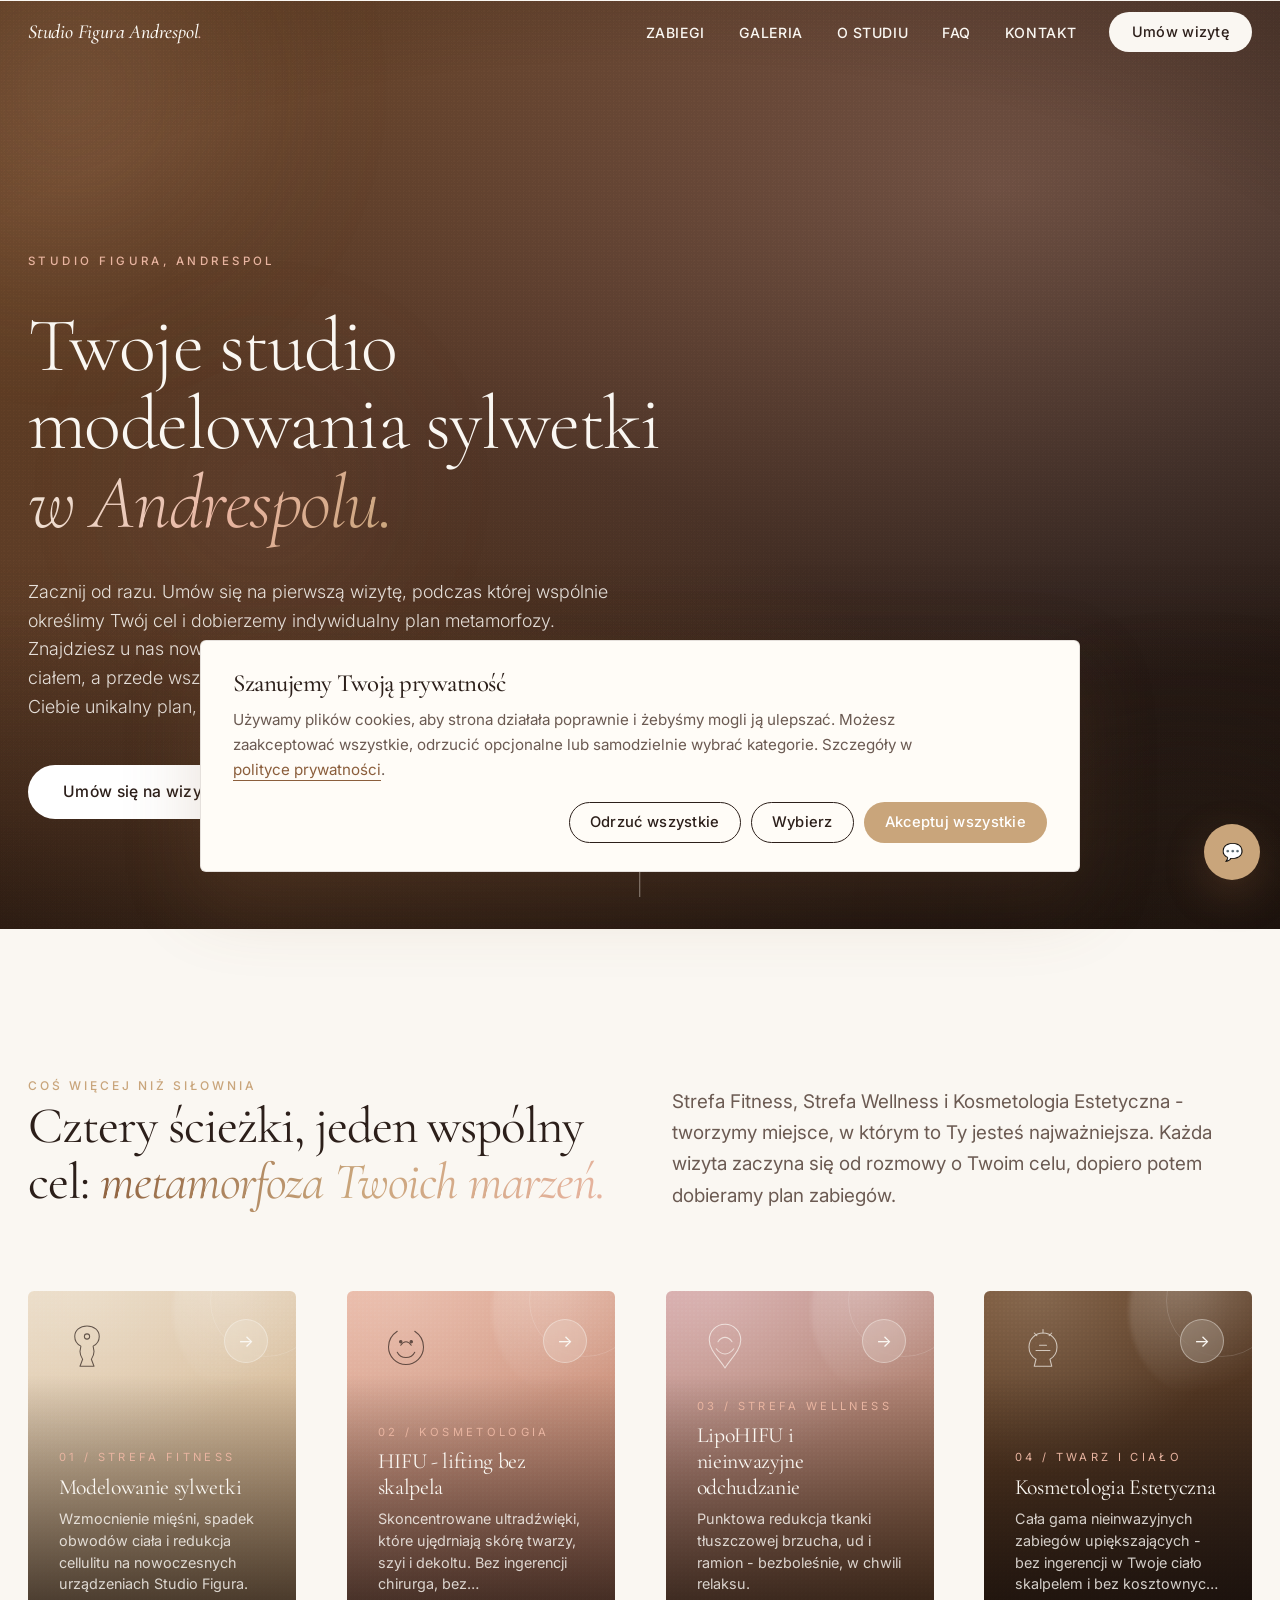
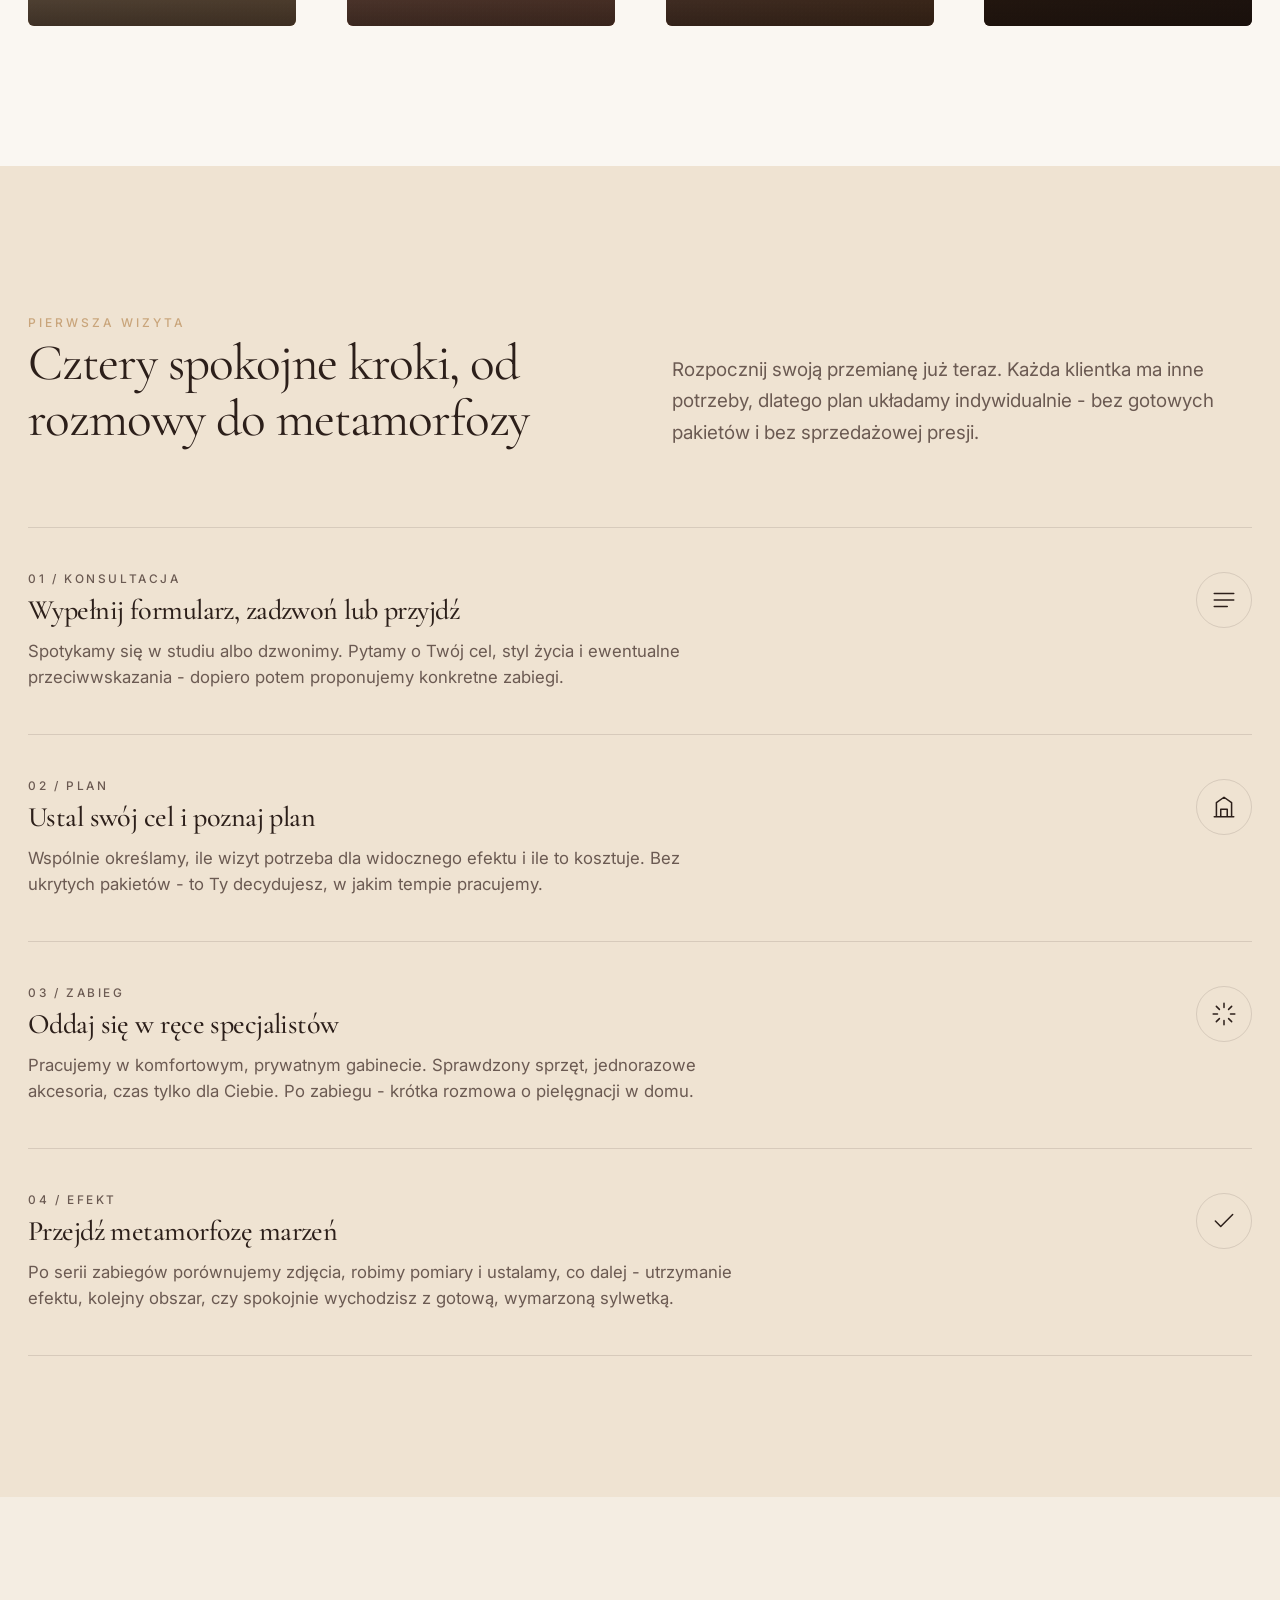
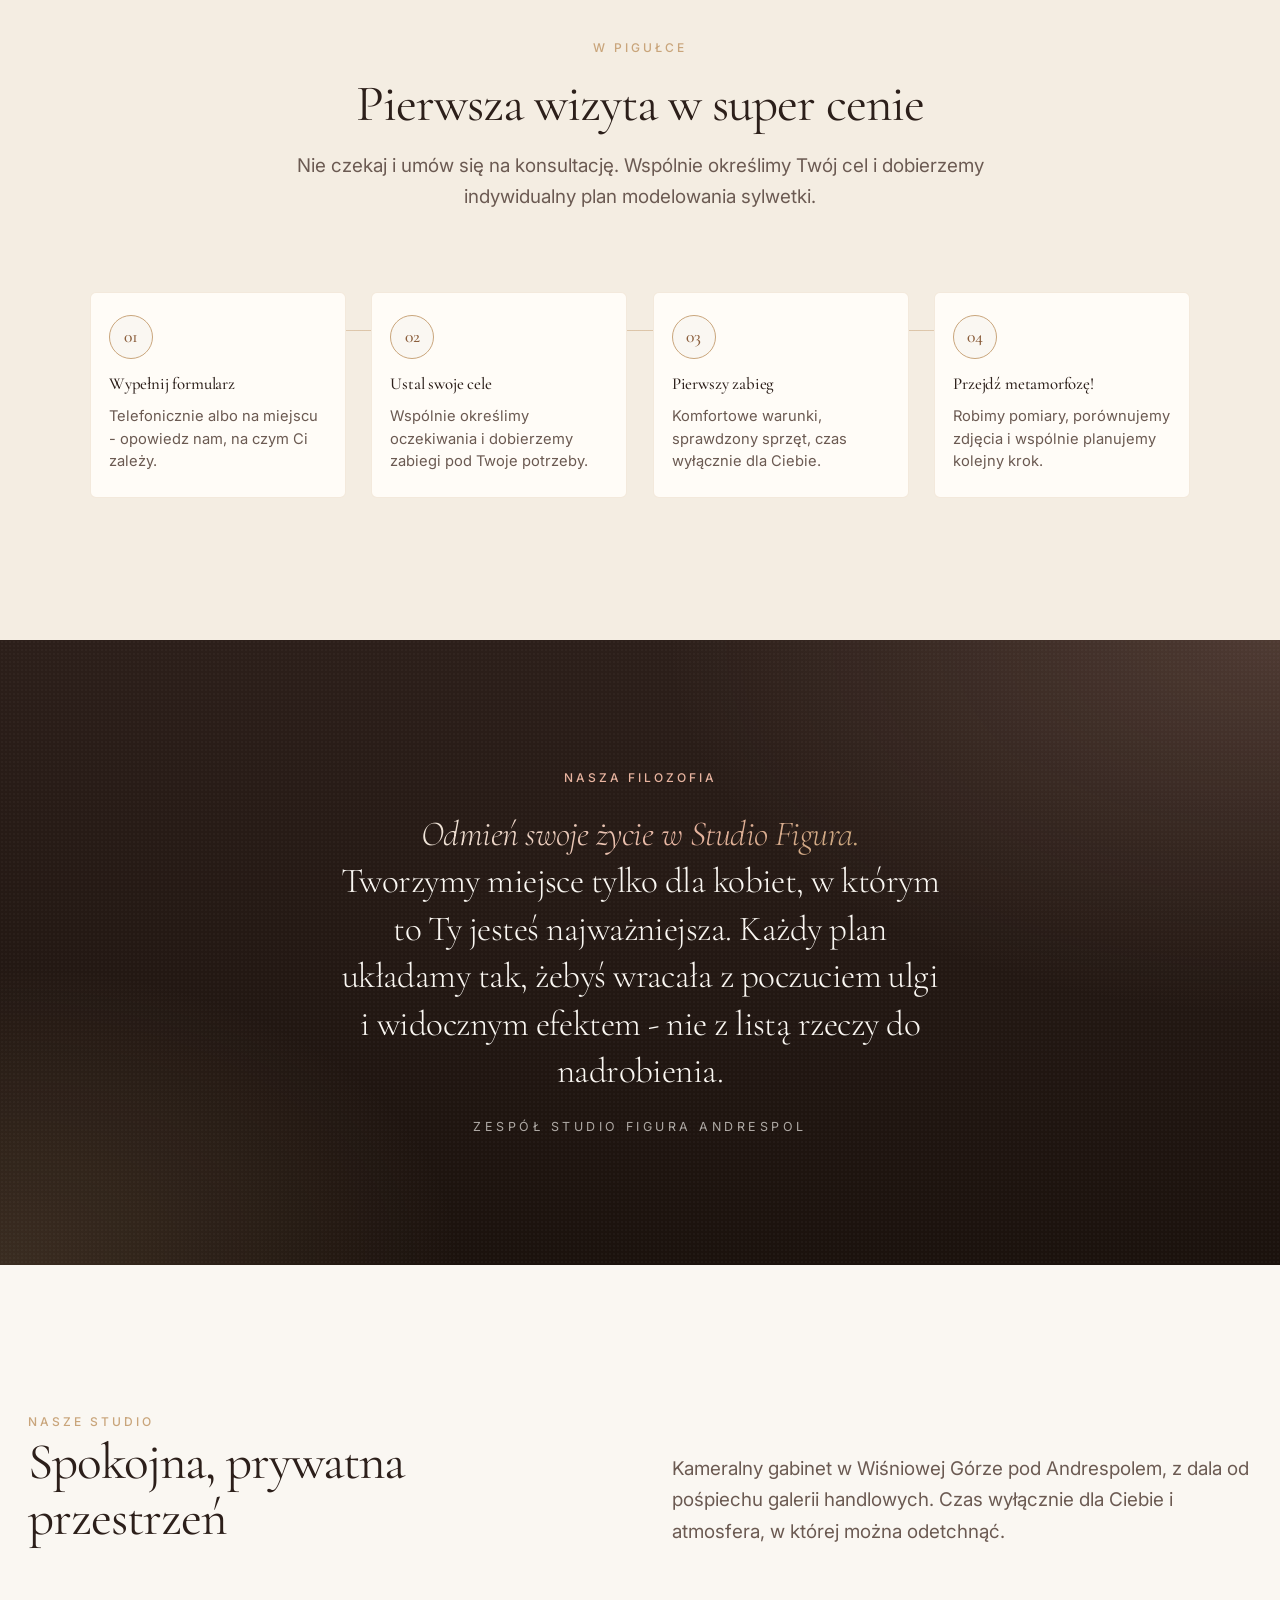
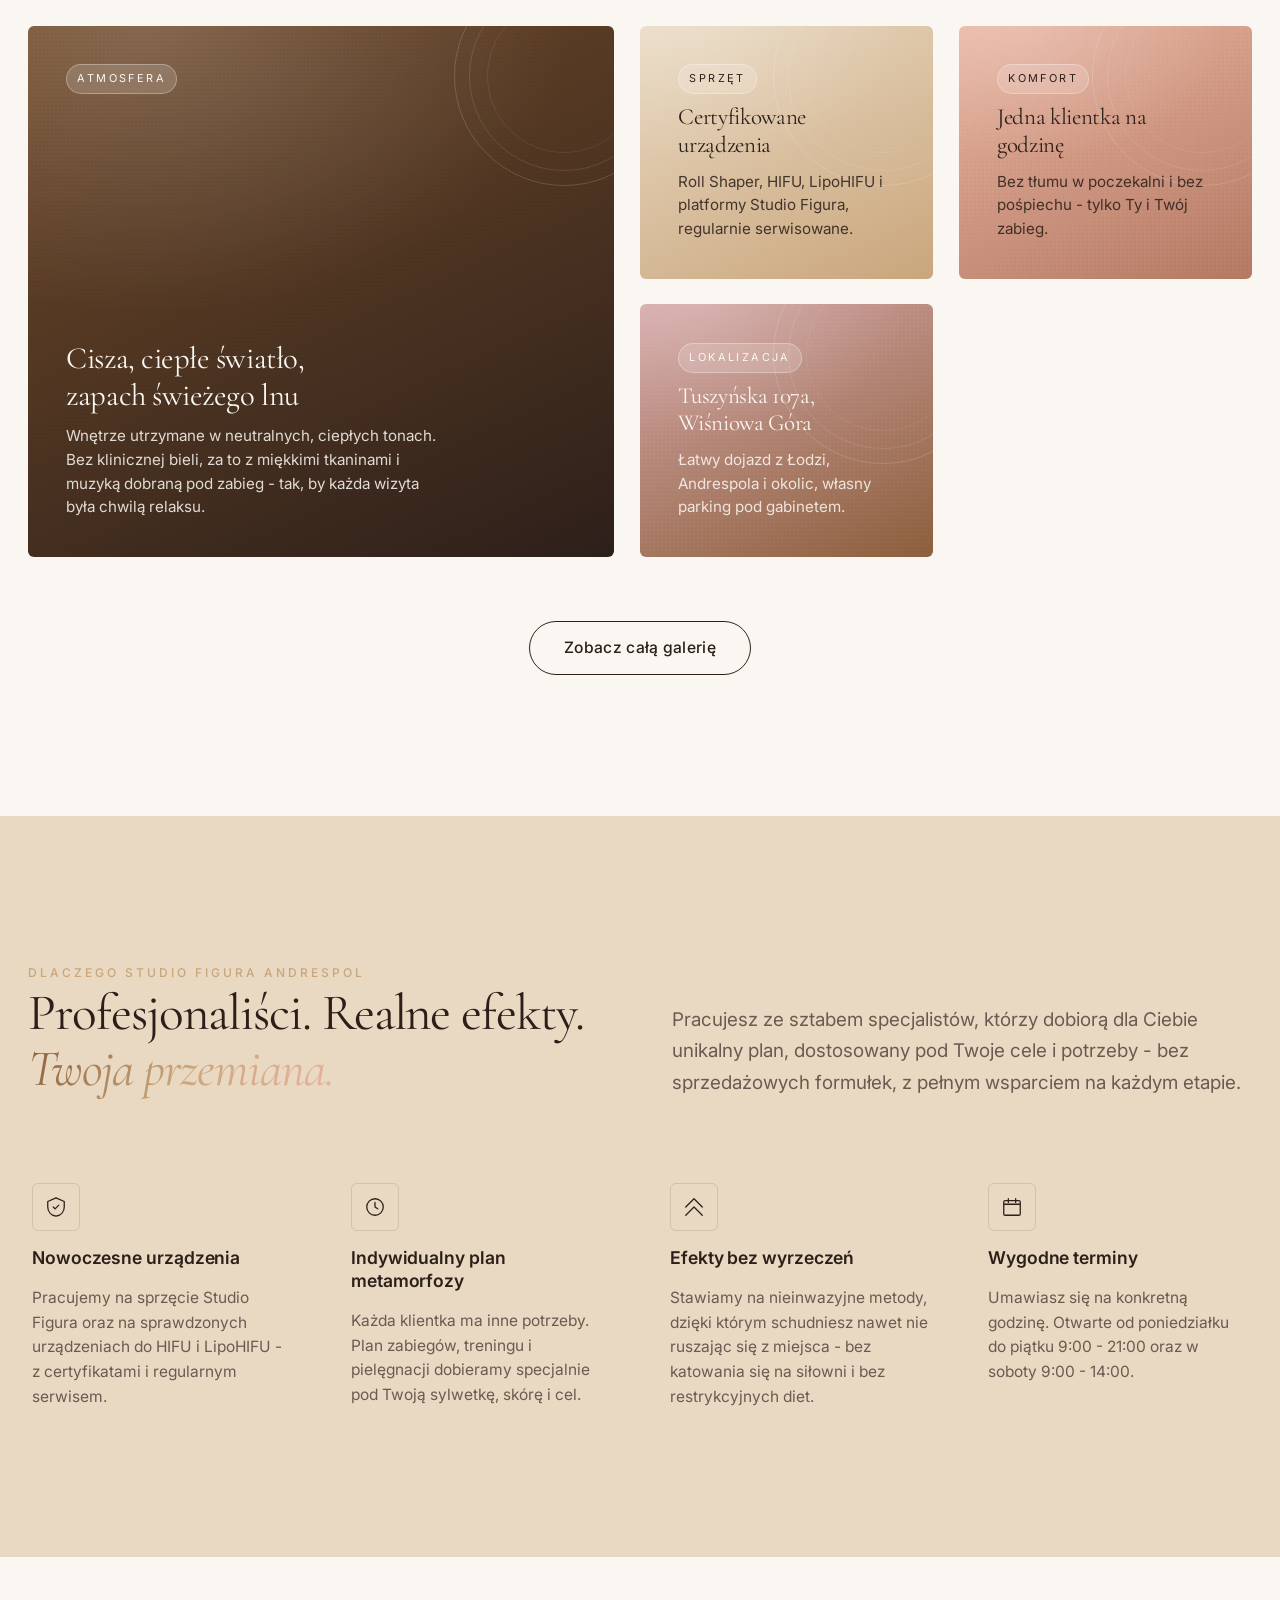
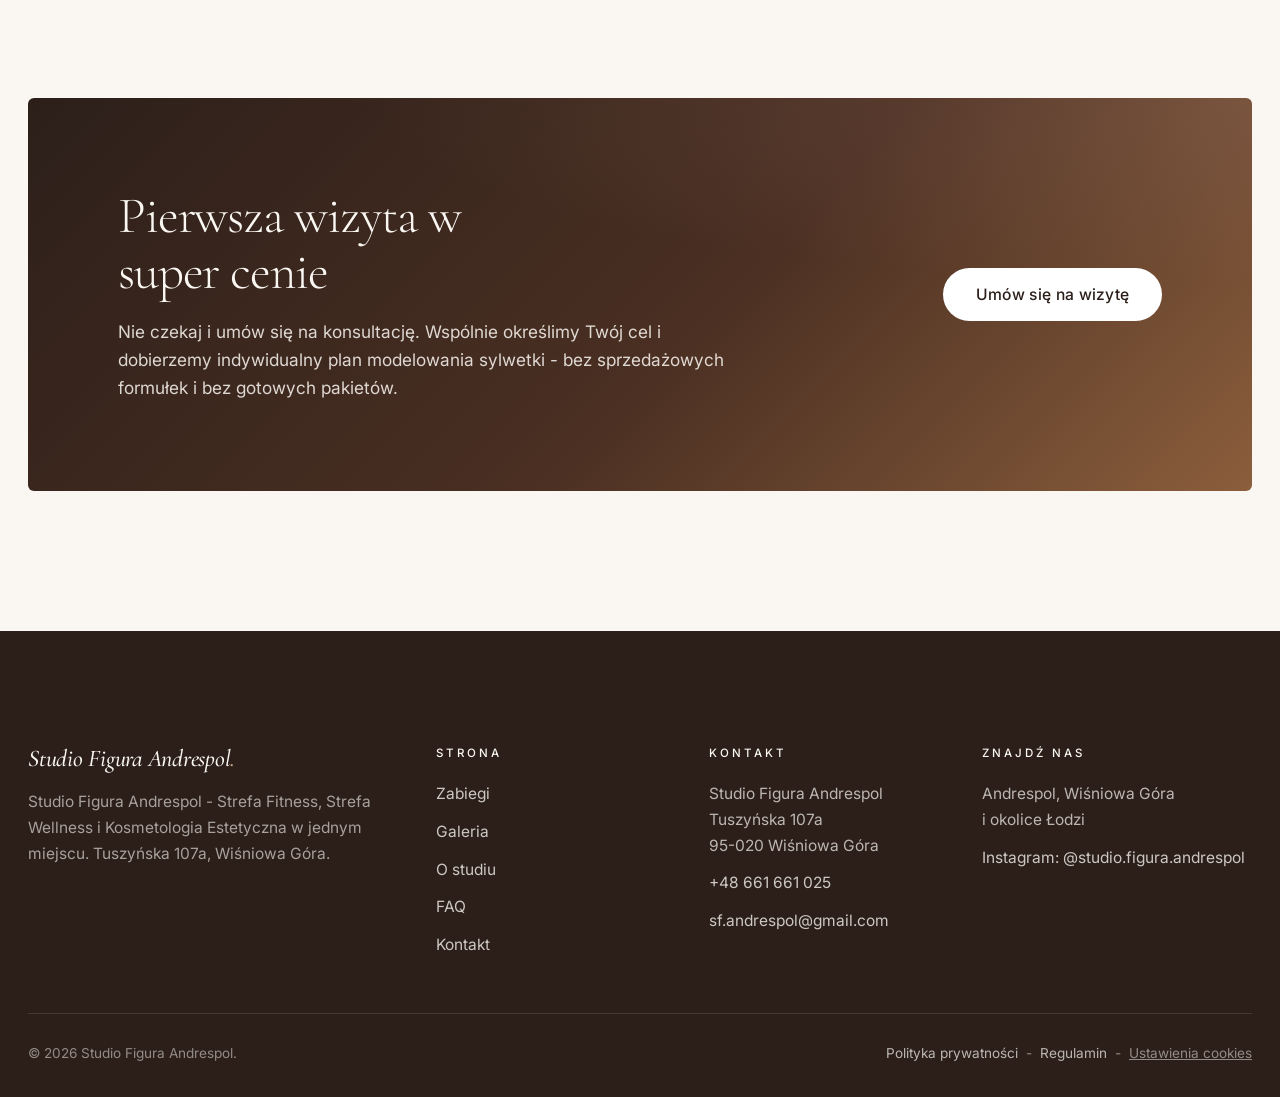
<file: index.html>
<!DOCTYPE html>
<html lang="pl">
<head>
  <meta charset="UTF-8" />
  <script>document.documentElement.classList.add("js")</script>
  <meta name="viewport" content="width=device-width, initial-scale=1.0" />
  <title>Studio Figura Andrespol | Twoje studio modelowania sylwetki</title>
  <meta name="description" content="Studio Figura Andrespol - Strefa Fitness, Strefa Wellness i Kosmetologia Estetyczna w jednym miejscu. Wspólnie określimy Twój cel i dobierzemy indywidualny plan metamorfozy." />
  <meta name="theme-color" content="#C9A57B" />
  <meta property="og:type" content="website" />
  <meta property="og:locale" content="pl_PL" />
  <meta property="og:site_name" content="Studio Figura Andrespol" />
  <meta property="og:title" content="Studio Figura Andrespol | Twoje studio modelowania sylwetki" />
  <meta property="og:description" content="Strefa Fitness, Strefa Wellness i Kosmetologia Estetyczna - umów się na pierwszą wizytę i rozpocznij swoją metamorfozę." />
  <meta property="og:image" content="https://studiofigura-andrespol.pl/zdjecia/hero.jpg" />
  <meta property="og:image:width" content="1600" />
  <meta property="og:image:height" content="1067" />
  <meta property="og:image:alt" content="Wnętrze Studio Figura Andrespol - strefa zabiegowa" />
  <meta name="twitter:card" content="summary_large_image" />
  <link rel="icon" href="assets/favicon.svg" type="image/svg+xml" />
  <link rel="preconnect" href="https://fonts.googleapis.com" />
  <link rel="preconnect" href="https://fonts.gstatic.com" crossorigin />
  <link href="https://fonts.googleapis.com/css2?family=Cormorant+Garamond:ital,wght@0,300;0,400;0,500;0,600;1,400;1,500&display=swap" rel="stylesheet" />
  <link href="https://fonts.googleapis.com/css2?family=Inter:wght@300;400;500;600&display=swap" rel="stylesheet" />
  <link rel="stylesheet" href="style.css" />
  <script type="application/ld+json">
  {
    "@context": "https://schema.org",
    "@type": "HealthAndBeautyBusiness",
    "@id": "https://studiofigura-andrespol.pl/#business",
    "name": "Studio Figura Andrespol",
    "description": "Nowoczesny gabinet łączący fitness, wellness i kosmetologię estetyczną. Zabiegi odmładzające, ujędrniające i wyszczuplające - HIFU, LipoHIFU, modelowanie sylwetki.",
    "image": "https://studiofigura-andrespol.pl/zdjecia/hero.jpg",
    "url": "https://studiofigura-andrespol.pl/",
    "telephone": "+48661661025",
    "email": "sf.andrespol@gmail.com",
    "priceRange": "$$",
    "address": {
      "@type": "PostalAddress",
      "streetAddress": "Tuszyńska 107a",
      "addressLocality": "Wiśniowa Góra",
      "postalCode": "95-020",
      "addressRegion": "łódzkie",
      "addressCountry": "PL"
    },
    "areaServed": ["Andrespol", "Wiśniowa Góra", "Łódź", "województwo łódzkie"],
    "sameAs": ["https://www.instagram.com/studio.figura.andrespol/"]
  }
  </script>
  <meta name="robots" content="index, follow, max-image-preview:large, max-snippet:-1, max-video-preview:-1" />
  <meta name="author" content="Studio Figura Andrespol" />
  <link rel="canonical" href="https://studiofigura-andrespol.pl/" />
  <meta property="og:url" content="https://studiofigura-andrespol.pl/" />
  <meta name="twitter:title" content="Studio Figura Andrespol | Twoje studio modelowania sylwetki" />
  <meta name="twitter:description" content="Strefa Fitness, Strefa Wellness i Kosmetologia Estetyczna - umów się na pierwszą wizytę i rozpocznij swoją metamorfozę." />
  <meta name="twitter:image" content="https://studiofigura-andrespol.pl/zdjecia/hero.jpg" />
  <link rel="alternate" hreflang="pl-PL" href="https://studiofigura-andrespol.pl/" />
  <link rel="alternate" hreflang="x-default" href="https://studiofigura-andrespol.pl/" />
  <script type="application/ld+json">
  {
    "@context": "https://schema.org",
    "@type": "Organization",
    "@id": "https://studiofigura-andrespol.pl/#organization",
    "name": "Studio Figura Andrespol",
    "url": "https://studiofigura-andrespol.pl/",
    "logo": "https://studiofigura-andrespol.pl/assets/favicon.svg",
    "email": "sf.andrespol@gmail.com",
    "telephone": "+48661661025",
    "address": {
      "@type": "PostalAddress",
      "streetAddress": "Tuszynska 107a",
      "addressLocality": "Wisniowa Gora",
      "postalCode": "95-020",
      "addressRegion": "lodzkie",
      "addressCountry": "PL"
    }
  }
  </script>
  <script type="application/ld+json">
  {
    "@context": "https://schema.org",
    "@type": "WebSite",
    "@id": "https://studiofigura-andrespol.pl/#website",
    "url": "https://studiofigura-andrespol.pl/",
    "name": "Studio Figura Andrespol",
    "inLanguage": "pl-PL",
    "publisher": { "@id": "https://studiofigura-andrespol.pl/#organization" }
  }
  </script>
</head>
<body class="has-hero">

  <header class="nav" role="banner">
    <div class="container nav__inner">
      <a href="index.html" class="nav__logo" aria-label="Studio Figura Andrespol - strona główna">
        <span class="nav__logo-mark">Studio Figura Andrespol<span class="nav__logo-dot" aria-hidden="true">.</span></span>
      </a>

      <nav aria-label="Główna nawigacja">
        <ul class="nav__links">
          <li><a class="nav__link" data-page="oferta"      href="oferta.html">Zabiegi</a></li>
          <li><a class="nav__link" data-page="realizacje"  href="realizacje.html">Galeria</a></li>
          <li><a class="nav__link" data-page="o-pracowni"  href="o-pracowni.html">O studiu</a></li>
          <li><a class="nav__link" data-page="faq"         href="faq.html">FAQ</a></li>
          <li><a class="nav__link" data-page="kontakt"     href="kontakt.html">Kontakt</a></li>
          <li><a class="btn btn--primary nav__cta" href="kontakt.html">Umów wizytę</a></li>
        </ul>
      </nav>

      <button class="nav__burger" aria-label="Otwórz menu" aria-expanded="false">
        <span></span><span></span><span></span>
      </button>

      <div class="nav__drawer" role="dialog" aria-label="Menu mobilne">
        <a class="nav__link" href="oferta.html">Zabiegi</a>
        <a class="nav__link" href="realizacje.html">Galeria</a>
        <a class="nav__link" href="o-pracowni.html">O studiu</a>
        <a class="nav__link" href="faq.html">FAQ</a>
        <a class="nav__link" href="kontakt.html">Kontakt</a>
        <a class="btn btn--primary" href="kontakt.html">Umów wizytę</a>
      </div>
    </div>
  </header>

  <section class="hero">
    <div class="hero__media" aria-hidden="true">
      <!-- Animated brand backdrop (no photo) - warm gradient, decorative orbs and noise overlay. -->
      <span class="hero__orb hero__orb--a"></span>
      <span class="hero__orb hero__orb--b"></span>
      <span class="hero__orb hero__orb--c"></span>
      <span class="hero__shine"></span>
      <span class="hero__grain"></span>
    </div>
    <div class="container">
      <div class="hero__inner">
        <span class="eyebrow hero__eyebrow reveal">Studio Figura, Andrespol</span>
        <h1 class="reveal delay-1">Twoje studio<br/>modelowania sylwetki<br/><em>w Andrespolu.</em></h1>
        <p class="reveal delay-2">Zacznij od razu. Umów się na pierwszą wizytę, podczas której wspólnie określimy Twój cel i dobierzemy indywidualny plan metamorfozy. Znajdziesz u nas nowoczesne urządzenia wspomagające pracę nad całym ciałem, a przede wszystkim sztab profesjonalistów, którzy dobiorą dla Ciebie unikalny plan, dostosowany specjalnie pod Twoje potrzeby.</p>
        <div class="hero__cta reveal delay-3">
          <a class="btn btn--light btn--lg" href="kontakt.html">Umów się na wizytę</a>
          <a class="btn btn--ghost btn--lg" href="oferta.html">Poznaj naszą ofertę</a>
        </div>
      </div>
    </div>
    <span class="hero__scroll" aria-hidden="true">Przewiń</span>
  </section>

  <section class="section" id="zabiegi">
    <div class="container">
      <div class="section__head section__head--split reveal">
        <div>
          <span class="eyebrow">Coś więcej niż siłownia</span>
          <h2>Cztery ścieżki, jeden wspólny cel: <em>metamorfoza Twoich marzeń.</em></h2>
        </div>
        <p class="lead">Strefa Fitness, Strefa Wellness i Kosmetologia Estetyczna - tworzymy miejsce, w którym to Ty jesteś najważniejsza. Każda wizyta zaczyna się od rozmowy o Twoim celu, dopiero potem dobieramy plan zabiegów.</p>
      </div>

      <div class="grid grid-4 grid--wide tiles-illustrated" data-img-sync>
        <a class="service-tile service-tile--illus reveal" href="oferta.html#modelowanie" aria-label="Modelowanie sylwetki - zobacz ofertę">
          <div class="service-tile__media service-tile__media--gradient" data-tone="sand" aria-hidden="true">
            <span class="tile-illus__shape tile-illus__shape--blob"></span>
            <span class="tile-illus__shape tile-illus__shape--ring"></span>
            <svg class="tile-illus__icon" viewBox="0 0 64 64" fill="none" stroke="currentColor" stroke-width="1.4" stroke-linecap="round" stroke-linejoin="round" aria-hidden="true">
              <path d="M32 8c8 0 14 5 14 12 0 5-3 9-7 11l1 6c0 4-2 7-3 9l3 8h-16l3-8c-1-2-3-5-3-9l1-6c-4-2-7-6-7-11 0-7 6-12 14-12z"/>
              <circle cx="32" cy="20" r="3"/>
            </svg>
          </div>
          <span class="service-tile__overlay" aria-hidden="true"></span>
          <span class="service-tile__arrow" aria-hidden="true"></span>
          <div class="service-tile__body">
            <span class="service-tile__num">01 / Strefa Fitness</span>
            <h3>Modelowanie sylwetki</h3>
            <p>Wzmocnienie mięśni, spadek obwodów ciała i redukcja cellulitu na nowoczesnych urządzeniach Studio Figura.</p>
          </div>
        </a>

        <a class="service-tile service-tile--illus reveal delay-1" href="oferta.html#hifu" aria-label="HIFU - lifting bez skalpela - zobacz ofertę">
          <div class="service-tile__media service-tile__media--gradient" data-tone="rose" aria-hidden="true">
            <span class="tile-illus__shape tile-illus__shape--blob"></span>
            <span class="tile-illus__shape tile-illus__shape--ring"></span>
            <svg class="tile-illus__icon" viewBox="0 0 64 64" fill="none" stroke="currentColor" stroke-width="1.4" stroke-linecap="round" stroke-linejoin="round" aria-hidden="true">
              <path d="M22 14c-6 4-10 11-10 18 0 11 9 20 20 20s20-9 20-20c0-7-4-14-10-18"/>
              <path d="M26 30c2-3 4-4 6-4s4 1 6 4"/>
              <path d="M22 38c2 4 6 6 10 6s8-2 10-6"/>
              <circle cx="26" cy="26" r="1.4" fill="currentColor"/>
              <circle cx="38" cy="26" r="1.4" fill="currentColor"/>
            </svg>
          </div>
          <span class="service-tile__overlay" aria-hidden="true"></span>
          <span class="service-tile__arrow" aria-hidden="true"></span>
          <div class="service-tile__body">
            <span class="service-tile__num">02 / Kosmetologia</span>
            <h3>HIFU - lifting bez skalpela</h3>
            <p>Skoncentrowane ultradźwięki, które ujędrniają skórę twarzy, szyi i dekoltu. Bez ingerencji chirurga, bez rekonwalescencji.</p>
          </div>
        </a>

        <a class="service-tile service-tile--illus reveal delay-2" href="oferta.html#lipohifu" aria-label="LipoHIFU - redukcja tkanki tłuszczowej - zobacz ofertę">
          <div class="service-tile__media service-tile__media--gradient" data-tone="champagne" aria-hidden="true">
            <span class="tile-illus__shape tile-illus__shape--blob"></span>
            <span class="tile-illus__shape tile-illus__shape--ring"></span>
            <svg class="tile-illus__icon" viewBox="0 0 64 64" fill="none" stroke="currentColor" stroke-width="1.4" stroke-linecap="round" stroke-linejoin="round" aria-hidden="true">
              <path d="M32 6c10 0 18 8 18 18 0 12-12 22-18 32C26 46 14 36 14 24 14 14 22 6 32 6z"/>
              <path d="M24 26c2-3 5-5 8-5s6 2 8 5"/>
              <path d="M22 34c3 4 7 6 10 6s7-2 10-6"/>
            </svg>
          </div>
          <span class="service-tile__overlay" aria-hidden="true"></span>
          <span class="service-tile__arrow" aria-hidden="true"></span>
          <div class="service-tile__body">
            <span class="service-tile__num">03 / Strefa Wellness</span>
            <h3>LipoHIFU i nieinwazyjne odchudzanie</h3>
            <p>Punktowa redukcja tkanki tłuszczowej brzucha, ud i ramion - bezboleśnie, w chwili relaksu.</p>
          </div>
        </a>

        <a class="service-tile service-tile--illus reveal delay-3" href="oferta.html#kosmetologia" aria-label="Kosmetologia estetyczna - zobacz ofertę">
          <div class="service-tile__media service-tile__media--gradient" data-tone="mocha" aria-hidden="true">
            <span class="tile-illus__shape tile-illus__shape--blob"></span>
            <span class="tile-illus__shape tile-illus__shape--ring"></span>
            <svg class="tile-illus__icon" viewBox="0 0 64 64" fill="none" stroke="currentColor" stroke-width="1.4" stroke-linecap="round" stroke-linejoin="round" aria-hidden="true">
              <path d="M16 32c0-9 7-16 16-16s16 7 16 16c0 6-3 11-8 14l2 8H22l2-8c-5-3-8-8-8-14z"/>
              <path d="M28 30h8"/>
              <path d="M24 36h16"/>
              <path d="M32 12v4M22 16l3 3M42 16l-3 3"/>
            </svg>
          </div>
          <span class="service-tile__overlay" aria-hidden="true"></span>
          <span class="service-tile__arrow" aria-hidden="true"></span>
          <div class="service-tile__body">
            <span class="service-tile__num">04 / Twarz i ciało</span>
            <h3>Kosmetologia Estetyczna</h3>
            <p>Cała gama nieinwazyjnych zabiegów upiększających - bez ingerencji w Twoje ciało skalpelem i bez kosztownych operacji.</p>
          </div>
        </a>
      </div>
    </div>
  </section>

  <section class="section section--warm" id="proces">
    <div class="container">
      <div class="section__head section__head--split reveal">
        <div>
          <span class="eyebrow">Pierwsza wizyta</span>
          <h2>Cztery spokojne kroki, od rozmowy do metamorfozy</h2>
        </div>
        <p class="lead">Rozpocznij swoją przemianę już teraz. Każda klientka ma inne potrzeby, dlatego plan układamy indywidualnie - bez gotowych pakietów i bez sprzedażowej presji.</p>
      </div>

      <div class="steps">
        <article class="step reveal">
          <span class="step__num">01 / Konsultacja</span>
          <div class="step__body">
            <h3>Wypełnij formularz, zadzwoń lub przyjdź</h3>
            <p>Spotykamy się w studiu albo dzwonimy. Pytamy o Twój cel, styl życia i ewentualne przeciwwskazania - dopiero potem proponujemy konkretne zabiegi.</p>
          </div>
          <span class="step__icon" aria-hidden="true">
            <svg viewBox="0 0 24 24" fill="none" stroke="currentColor" stroke-width="1.4" stroke-linecap="round" stroke-linejoin="round"><path d="M3 12h18M3 6h18M3 18h12"/></svg>
          </span>
        </article>
        <article class="step reveal">
          <span class="step__num">02 / Plan</span>
          <div class="step__body">
            <h3>Ustal swój cel i poznaj plan</h3>
            <p>Wspólnie określamy, ile wizyt potrzeba dla widocznego efektu i ile to kosztuje. Bez ukrytych pakietów - to Ty decydujesz, w jakim tempie pracujemy.</p>
          </div>
          <span class="step__icon" aria-hidden="true">
            <svg viewBox="0 0 24 24" fill="none" stroke="currentColor" stroke-width="1.4" stroke-linecap="round" stroke-linejoin="round"><path d="M3 21h18M5 21V8l7-5 7 5v13M9 21v-7h6v7"/></svg>
          </span>
        </article>
        <article class="step reveal">
          <span class="step__num">03 / Zabieg</span>
          <div class="step__body">
            <h3>Oddaj się w ręce specjalistów</h3>
            <p>Pracujemy w komfortowym, prywatnym gabinecie. Sprawdzony sprzęt, jednorazowe akcesoria, czas tylko dla Ciebie. Po zabiegu - krótka rozmowa o pielęgnacji w domu.</p>
          </div>
          <span class="step__icon" aria-hidden="true">
            <svg viewBox="0 0 24 24" fill="none" stroke="currentColor" stroke-width="1.4" stroke-linecap="round" stroke-linejoin="round"><path d="M12 2v4M12 18v4M4.93 4.93l2.83 2.83M16.24 16.24l2.83 2.83M2 12h4M18 12h4M4.93 19.07l2.83-2.83M16.24 7.76l2.83-2.83"/></svg>
          </span>
        </article>
        <article class="step reveal">
          <span class="step__num">04 / Efekt</span>
          <div class="step__body">
            <h3>Przejdź metamorfozę marzeń</h3>
            <p>Po serii zabiegów porównujemy zdjęcia, robimy pomiary i ustalamy, co dalej - utrzymanie efektu, kolejny obszar, czy spokojnie wychodzisz z gotową, wymarzoną sylwetką.</p>
          </div>
          <span class="step__icon" aria-hidden="true">
            <svg viewBox="0 0 24 24" fill="none" stroke="currentColor" stroke-width="1.4" stroke-linecap="round" stroke-linejoin="round"><path d="M20 6L9 17l-5-5"/></svg>
          </span>
        </article>
      </div>
    </div>
  </section>

  <section class="section section--soft" id="pierwsza-wizyta">
    <div class="container">
      <div class="section__head section__head--center reveal">
        <span class="eyebrow">W pigułce</span>
        <h2>Pierwsza wizyta w super cenie</h2>
        <p class="lead">Nie czekaj i umów się na konsultację. Wspólnie określimy Twój cel i dobierzemy indywidualny plan modelowania sylwetki.</p>
      </div>

      <ol class="journey reveal" aria-label="Etapy pierwszej wizyty">
        <li class="journey__step">
          <span class="journey__num">01</span>
          <h4>Wypełnij formularz</h4>
          <p>Telefonicznie albo na miejscu - opowiedz nam, na czym Ci zależy.</p>
        </li>
        <li class="journey__step">
          <span class="journey__num">02</span>
          <h4>Ustal swoje cele</h4>
          <p>Wspólnie określimy oczekiwania i dobierzemy zabiegi pod Twoje potrzeby.</p>
        </li>
        <li class="journey__step">
          <span class="journey__num">03</span>
          <h4>Pierwszy zabieg</h4>
          <p>Komfortowe warunki, sprawdzony sprzęt, czas wyłącznie dla Ciebie.</p>
        </li>
        <li class="journey__step">
          <span class="journey__num">04</span>
          <h4>Przejdź metamorfozę!</h4>
          <p>Robimy pomiary, porównujemy zdjęcia i wspólnie planujemy kolejny krok.</p>
        </li>
      </ol>
    </div>
  </section>

  <section class="section section--moodband" id="manifest" aria-label="Filozofia studia">
    <div class="container">
      <div class="moodband__inner reveal">
        <span class="eyebrow">Nasza filozofia</span>
        <p class="moodband__quote">
          <em>Odmień swoje życie w Studio Figura.</em><br/>
          Tworzymy miejsce tylko dla kobiet, w którym to Ty jesteś najważniejsza.
          Każdy plan układamy tak, żebyś wracała z poczuciem ulgi i widocznym efektem - nie z listą rzeczy do nadrobienia.
        </p>
        <span class="moodband__sig">Zespół Studio Figura Andrespol</span>
      </div>
    </div>
  </section>

  <section class="section" id="galeria">
    <div class="container">
      <div class="section__head section__head--split reveal">
        <div>
          <span class="eyebrow">Nasze studio</span>
          <h2>Spokojna, prywatna przestrzeń</h2>
        </div>
        <p class="lead">Kameralny gabinet w Wiśniowej Górze pod Andrespolem, z dala od pośpiechu galerii handlowych. Czas wyłącznie dla Ciebie i atmosfera, w której można odetchnąć.</p>
      </div>

      <div class="brand-grid reveal">
        <article class="brand-card brand-card--lg" data-tone="mocha">
          <span class="brand-card__chip">Atmosfera</span>
          <h3>Cisza, ciepłe światło, zapach świeżego lnu</h3>
          <p>Wnętrze utrzymane w neutralnych, ciepłych tonach. Bez klinicznej bieli, za to z miękkimi tkaninami i muzyką dobraną pod zabieg - tak, by każda wizyta była chwilą relaksu.</p>
          <span class="brand-card__deco" aria-hidden="true"></span>
        </article>
        <article class="brand-card" data-tone="sand">
          <span class="brand-card__chip">Sprzęt</span>
          <h3>Certyfikowane urządzenia</h3>
          <p>Roll Shaper, HIFU, LipoHIFU i platformy Studio Figura, regularnie serwisowane.</p>
          <span class="brand-card__deco" aria-hidden="true"></span>
        </article>
        <article class="brand-card" data-tone="rose">
          <span class="brand-card__chip">Komfort</span>
          <h3>Jedna klientka na godzinę</h3>
          <p>Bez tłumu w poczekalni i bez pośpiechu - tylko Ty i Twój zabieg.</p>
          <span class="brand-card__deco" aria-hidden="true"></span>
        </article>
        <article class="brand-card" data-tone="champagne">
          <span class="brand-card__chip">Lokalizacja</span>
          <h3>Tuszyńska 107a, Wiśniowa Góra</h3>
          <p>Łatwy dojazd z Łodzi, Andrespola i okolic, własny parking pod gabinetem.</p>
          <span class="brand-card__deco" aria-hidden="true"></span>
        </article>
      </div>

      <div class="text-center mt-xl reveal">
        <a class="btn btn--ghost btn--lg" href="realizacje.html">Zobacz całą galerię</a>
      </div>
    </div>
  </section>

  <section class="section section--beige" id="dlaczego">
    <div class="container">
      <div class="section__head section__head--split reveal">
        <div>
          <span class="eyebrow">Dlaczego Studio Figura Andrespol</span>
          <h2>Profesjonaliści. Realne efekty. <em>Twoja przemiana.</em></h2>
        </div>
        <p class="lead">Pracujesz ze sztabem specjalistów, którzy dobiorą dla Ciebie unikalny plan, dostosowany pod Twoje cele i potrzeby - bez sprzedażowych formułek, z pełnym wsparciem na każdym etapie.</p>
      </div>

      <div class="grid grid-4 grid--wide">
        <div class="feature reveal">
          <div class="feature__icon" aria-hidden="true"><svg viewBox="0 0 24 24" fill="none" stroke="currentColor" stroke-width="1.4" stroke-linecap="round" stroke-linejoin="round"><path d="M12 2l9 4v6c0 5-3.5 9-9 10-5.5-1-9-5-9-10V6l9-4z"/><path d="M9 12l2 2 4-4"/></svg></div>
          <h4>Nowoczesne urządzenia</h4>
          <p>Pracujemy na sprzęcie Studio Figura oraz na sprawdzonych urządzeniach do HIFU i LipoHIFU - z certyfikatami i regularnym serwisem.</p>
        </div>
        <div class="feature reveal delay-1">
          <div class="feature__icon" aria-hidden="true"><svg viewBox="0 0 24 24" fill="none" stroke="currentColor" stroke-width="1.4" stroke-linecap="round" stroke-linejoin="round"><circle cx="12" cy="12" r="9"/><path d="M12 7v5l3 2"/></svg></div>
          <h4>Indywidualny plan metamorfozy</h4>
          <p>Każda klientka ma inne potrzeby. Plan zabiegów, treningu i pielęgnacji dobieramy specjalnie pod Twoją sylwetkę, skórę i cel.</p>
        </div>
        <div class="feature reveal delay-2">
          <div class="feature__icon" aria-hidden="true"><svg viewBox="0 0 24 24" fill="none" stroke="currentColor" stroke-width="1.4" stroke-linecap="round" stroke-linejoin="round"><path d="M3 21l9-9 9 9"/><path d="M3 12l9-9 9 9"/></svg></div>
          <h4>Efekty bez wyrzeczeń</h4>
          <p>Stawiamy na nieinwazyjne metody, dzięki którym schudniesz nawet nie ruszając się z miejsca - bez katowania się na siłowni i bez restrykcyjnych diet.</p>
        </div>
        <div class="feature reveal delay-3">
          <div class="feature__icon" aria-hidden="true"><svg viewBox="0 0 24 24" fill="none" stroke="currentColor" stroke-width="1.4" stroke-linecap="round" stroke-linejoin="round"><rect x="3" y="5" width="18" height="16" rx="1.5"/><path d="M3 9h18M8 3v4M16 3v4"/></svg></div>
          <h4>Wygodne terminy</h4>
          <p>Umawiasz się na konkretną godzinę. Otwarte od poniedziałku do piątku 9:00 - 21:00 oraz w soboty 9:00 - 14:00.</p>
        </div>
      </div>
    </div>
  </section>

  <section class="section">
    <div class="container">
      <div class="cta-banner reveal">
        <div>
          <h2>Pierwsza wizyta w super cenie</h2>
          <p>Nie czekaj i umów się na konsultację. Wspólnie określimy Twój cel i dobierzemy indywidualny plan modelowania sylwetki - bez sprzedażowych formułek i bez gotowych pakietów.</p>
        </div>
        <a class="btn btn--light btn--lg" href="kontakt.html">Umów się na wizytę</a>
      </div>
    </div>
  </section>

  <footer class="footer" role="contentinfo">
    <div class="container">
      <div class="footer__top">
        <div class="footer__brand">
          <span class="nav__logo-mark">Studio Figura Andrespol<span class="nav__logo-dot" aria-hidden="true">.</span></span>
          <p>Studio Figura Andrespol - Strefa Fitness, Strefa Wellness i Kosmetologia Estetyczna w jednym miejscu. Tuszyńska 107a, Wiśniowa Góra.</p>
        </div>
        <div class="footer__col">
          <h5>Strona</h5>
          <ul>
            <li><a href="oferta.html">Zabiegi</a></li>
            <li><a href="realizacje.html">Galeria</a></li>
            <li><a href="o-pracowni.html">O studiu</a></li>
            <li><a href="faq.html">FAQ</a></li>
            <li><a href="kontakt.html">Kontakt</a></li>
          </ul>
        </div>
        <div class="footer__col">
          <h5>Kontakt</h5>
          <ul>
            <li>Studio Figura Andrespol<br/>Tuszyńska 107a<br/>95-020 Wiśniowa Góra</li>
            <li><a href="tel:+48661661025">+48 661 661 025</a></li>
            <li><a href="mailto:sf.andrespol@gmail.com">sf.andrespol@gmail.com</a></li>
          </ul>
        </div>
        <div class="footer__col">
          <h5>Znajdź nas</h5>
          <ul>
            <li>Andrespol, Wiśniowa Góra<br/>i okolice Łodzi</li>
            <li><a href="https://www.instagram.com/studio.figura.andrespol/" rel="noopener" target="_blank">Instagram: @studio.figura.andrespol</a></li>
          </ul>
        </div>
      </div>
      <div class="footer__bottom">
        <span>© <span id="year">2025</span> Studio Figura Andrespol.</span>
        <span>
          <a href="polityka-prywatnosci.html">Polityka prywatności</a>
          &nbsp;-&nbsp;
          <a href="regulamin.html">Regulamin</a>
          &nbsp;-&nbsp;
          <button type="button" class="cookie__settings-link" data-cookie-settings>Ustawienia cookies</button>
        </span>
      </div>
    </div>
  </footer>

  <script src="main.js" defer></script>
  <script src="kontaktio.js" defer
    data-kontaktio
    data-client="sfa"
    data-backend="https://chatbot-backend-x2cy.onrender.com"
    data-theme='{"headerBg":"#2C1F1A","headerText":"#FAF7F2","widgetBg":"#FAF7F2","inputBg":"#FFFFFF","inputText":"#2C1F1A","buttonBg":"#C9A57B","buttonText":"#FFFFFF","botBubbleBg":"#F0E8DD","botBubbleText":"#2C1F1A","userBubbleBg":"#C9A57B","userBubbleText":"#FFFFFF"}'
  ></script>
</body>
</html>
</file>
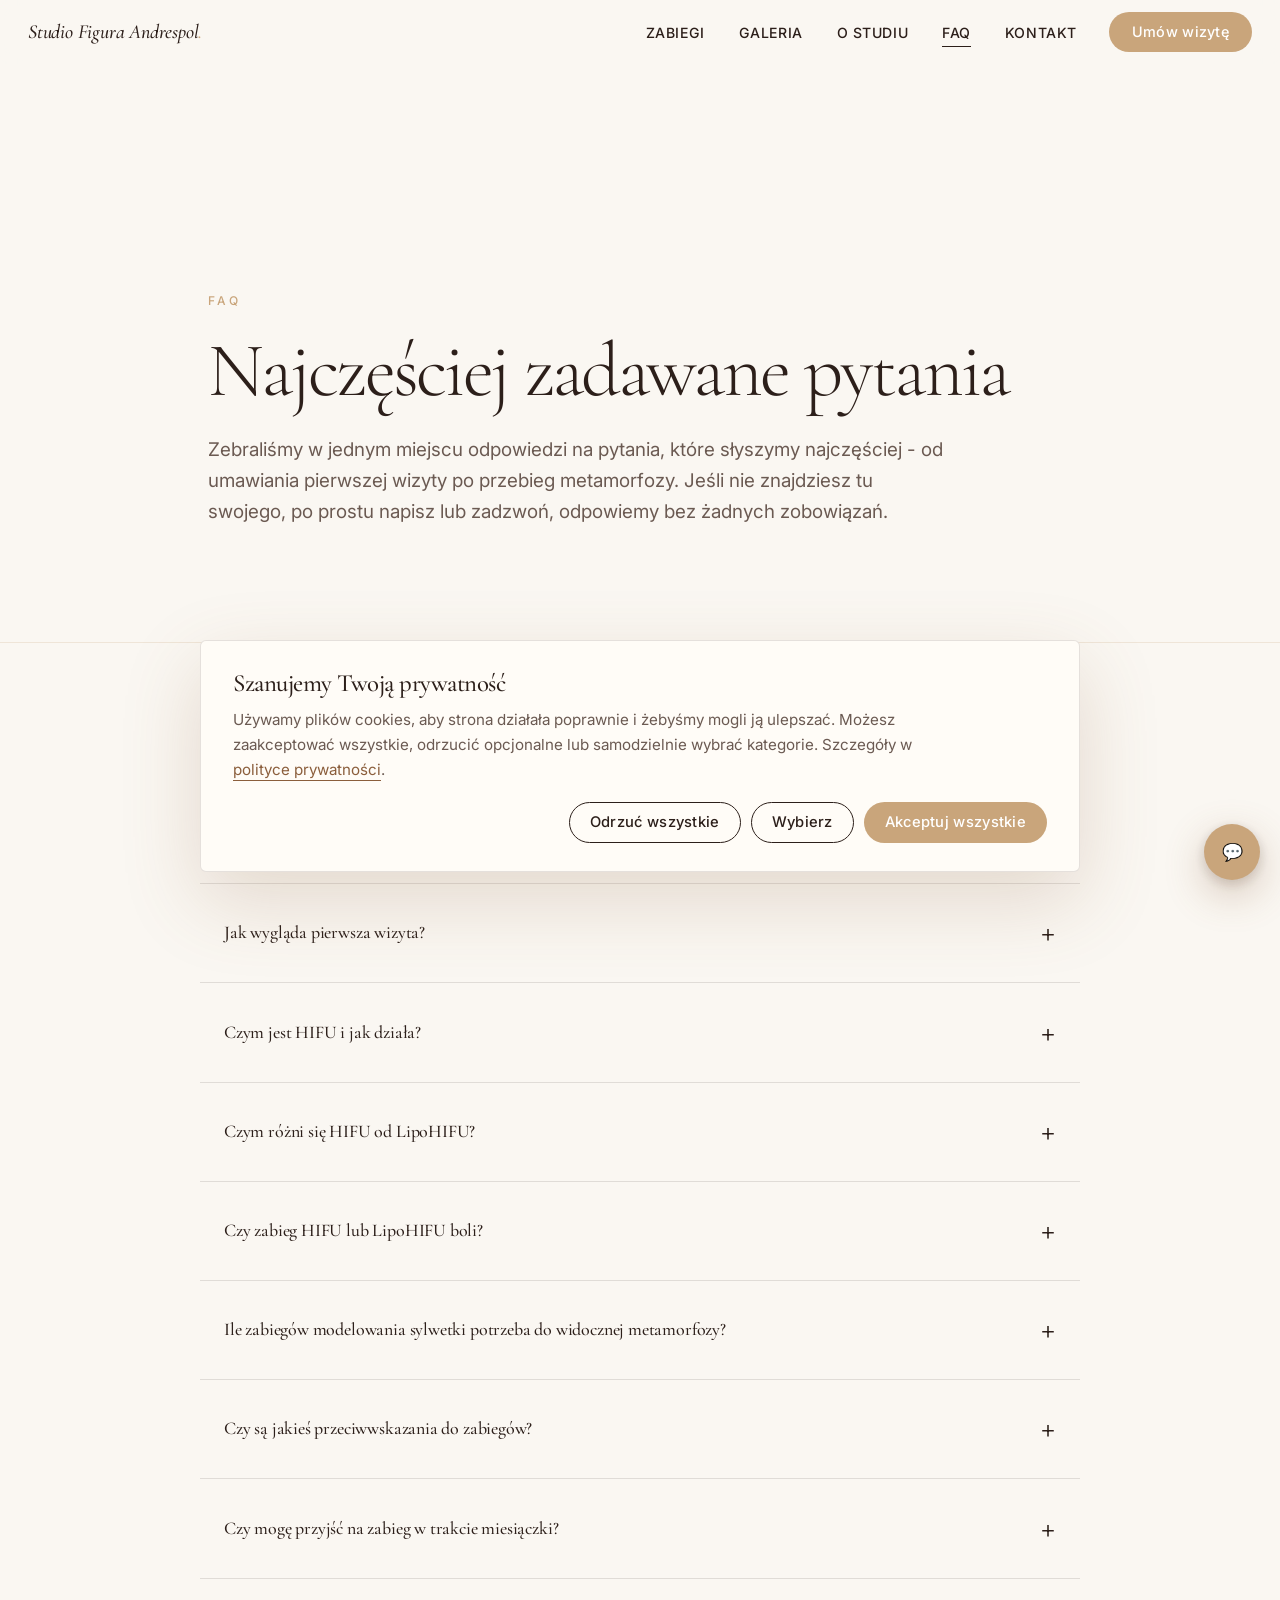
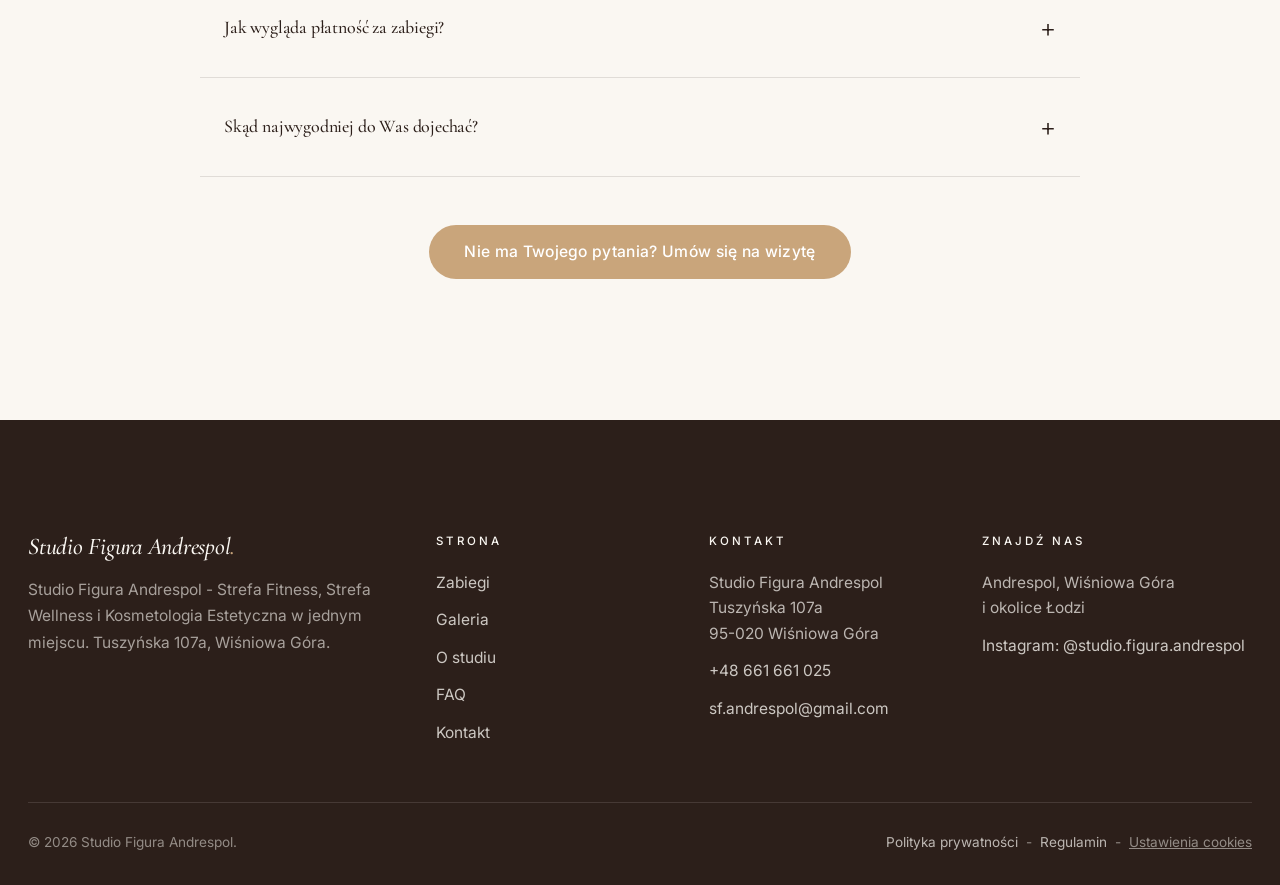
<file: faq.html>
<!DOCTYPE html>
<html lang="pl">
<head>
  <meta charset="UTF-8" />
  <script>document.documentElement.classList.add("js")</script>
  <meta name="viewport" content="width=device-width, initial-scale=1.0" />
  <title>FAQ - najczęściej zadawane pytania | Studio Figura Andrespol</title>
  <meta name="description" content="Odpowiedzi na najczęściej zadawane pytania o zabiegi w Studio Figura Andrespol: HIFU, LipoHIFU, Roll Shaper, modelowanie sylwetki, Kosmetologia Estetyczna - czas trwania, efekty, przeciwwskazania." />
  <meta name="theme-color" content="#C9A57B" />
  <link rel="icon" href="assets/favicon.svg" type="image/svg+xml" />
  <link rel="preconnect" href="https://fonts.googleapis.com" />
  <link rel="preconnect" href="https://fonts.gstatic.com" crossorigin />
  <link href="https://fonts.googleapis.com/css2?family=Cormorant+Garamond:ital,wght@0,300;0,400;0,500;0,600;1,400;1,500&display=swap" rel="stylesheet" />
  <link href="https://fonts.googleapis.com/css2?family=Inter:wght@300;400;500;600&display=swap" rel="stylesheet" />
  <link rel="stylesheet" href="style.css" />
  <meta name="robots" content="index, follow, max-image-preview:large, max-snippet:-1, max-video-preview:-1" />
  <meta name="author" content="Studio Figura Andrespol" />
  <link rel="canonical" href="https://studiofigura-andrespol.pl/faq" />
  <meta property="og:url" content="https://studiofigura-andrespol.pl/faq" />
  <meta property="og:type" content="website" />
  <meta property="og:locale" content="pl_PL" />
  <meta property="og:site_name" content="Studio Figura Andrespol" />
  <meta property="og:title" content="FAQ - najczęściej zadawane pytania | Studio Figura Andrespol" />
  <meta property="og:description" content="Odpowiedzi na najczęściej zadawane pytania o zabiegi w Strefie Fitness, Strefie Wellness i Kosmetologii Estetycznej." />
  <meta property="og:image" content="https://studiofigura-andrespol.pl/zdjecia/hifu.jpg" />
  <meta property="og:image:width" content="1600" />
  <meta property="og:image:height" content="1067" />
  <meta name="twitter:card" content="summary_large_image" />
  <meta name="twitter:title" content="FAQ - najczęściej zadawane pytania | Studio Figura Andrespol" />
  <meta name="twitter:description" content="Odpowiedzi na najczęściej zadawane pytania o zabiegi w Studio Figura Andrespol." />
  <meta name="twitter:image" content="https://studiofigura-andrespol.pl/zdjecia/hifu.jpg" />
  <link rel="alternate" hreflang="pl-PL" href="https://studiofigura-andrespol.pl/faq" />
  <link rel="alternate" hreflang="x-default" href="https://studiofigura-andrespol.pl/faq" />
  <script type="application/ld+json">
  {
    "@context": "https://schema.org",
    "@type": "FAQPage",
    "mainEntity": [
      {
        "@type": "Question",
        "name": "Jak umówić się na wizytę w Studio Figura Andrespol?",
        "acceptedAnswer": {
          "@type": "Answer",
          "text": "Najprościej zadzwonić pod numer +48 661 661 025 albo napisać na sf.andrespol@gmail.com lub przez formularz na stronie. Można też napisać do nas na Instagramie @studio.figura.andrespol. Odpowiadamy zwykle tego samego dnia i wspólnie ustalamy dogodny termin pierwszej wizyty."
        }
      },
      {
        "@type": "Question",
        "name": "Jak wygląda pierwsza wizyta?",
        "acceptedAnswer": {
          "@type": "Answer",
          "text": "Pierwsza wizyta to konsultacja, podczas której wspólnie określimy Twój cel i dobierzemy indywidualny plan modelowania sylwetki. Spotykamy się w studiu, sprawdzamy stan skóry lub sylwetki, słuchamy Twoich oczekiwań i proponujemy plan zabiegów. Decyzję, czy się na to umawiasz, podejmujesz na spokojnie w domu - bez sprzedażowej presji."
        }
      },
      {
        "@type": "Question",
        "name": "Czym jest HIFU i jak działa?",
        "acceptedAnswer": {
          "@type": "Answer",
          "text": "HIFU (High Intensity Focused Ultrasound) to skoncentrowane ultradźwięki, które docierają do głębszych warstw skóry i pobudzają je do produkcji nowego kolagenu. W efekcie skóra staje się bardziej napięta, a kontur twarzy bardziej wyraźny - bez nacięć, bez igieł i bez rekonwalescencji. Pierwsze efekty widać po kilku tygodniach, a pełny rezultat po 2-3 miesiącach."
        }
      },
      {
        "@type": "Question",
        "name": "Czym różni się HIFU od LipoHIFU?",
        "acceptedAnswer": {
          "@type": "Answer",
          "text": "Mechanizm jest podobny, ale głębokość pracy inna. HIFU pracuje na warstwie skóry właściwej i powięzi - ujędrnia i unosi tkanki. LipoHIFU dociera głębiej, do warstwy tkanki tłuszczowej, i służy do redukcji tłuszczu w wybranym miejscu (np. brzuch, uda, ramiona). Często łączymy oba zabiegi w jednej okolicy ciała - dla efektu modelującego i ujędrniającego jednocześnie."
        }
      },
      {
        "@type": "Question",
        "name": "Czy zabieg HIFU lub LipoHIFU boli?",
        "acceptedAnswer": {
          "@type": "Answer",
          "text": "Większość osób opisuje zabieg jako odczuwalny, ale całkowicie do zniesienia - przypomina lekkie ukłucia od środka i ciepło. Intensywność dobieramy do Twojego progu bólu. Po zabiegu nie ma siniaków ani opuchlizny - od razu wracasz do normalnych zajęć."
        }
      },
      {
        "@type": "Question",
        "name": "Ile zabiegów modelowania sylwetki potrzeba do widocznej metamorfozy?",
        "acceptedAnswer": {
          "@type": "Answer",
          "text": "Pierwsze efekty widać już po 4 - 6 zabiegach na Roll Shaperze i pozostałych urządzeniach Studio Figura, ale dla trwałego rezultatu zalecamy serię 10 - 12 sesji w odstępach 2 - 3 razy w tygodniu. Po skończonej serii wystarczy 1 - 2 wizyty miesięcznie dla utrzymania efektu. Każdy plan dobieramy indywidualnie - dużo zależy od punktu wyjścia i celu, który razem określimy podczas pierwszej wizyty."
        }
      },
      {
        "@type": "Question",
        "name": "Czy są jakieś przeciwwskazania do zabiegów?",
        "acceptedAnswer": {
          "@type": "Answer",
          "text": "Tak. Najczęstsze przeciwwskazania to ciąża i karmienie piersią, choroby nowotworowe, rozrusznik serca, padaczka, świeże blizny, infekcje skórne, niektóre choroby autoimmunologiczne i przyjmowanie określonych leków. Pełną listę omawiamy podczas konsultacji - dlatego ten etap jest dla nas tak ważny."
        }
      },
      {
        "@type": "Question",
        "name": "Czy mogę przyjść na zabieg w trakcie miesiączki?",
        "acceptedAnswer": {
          "@type": "Answer",
          "text": "Większość zabiegów można wykonywać w trakcie miesiączki, jednak skóra bywa wtedy bardziej wrażliwa, a komfort niższy. Zabiegi w okolicy brzucha (np. LipoHIFU brzucha) lepiej przełożyć na inny termin. W razie wątpliwości po prostu zadzwoń - ustalimy wspólnie."
        }
      },
      {
        "@type": "Question",
        "name": "Jak wygląda płatność za zabiegi?",
        "acceptedAnswer": {
          "@type": "Answer",
          "text": "Płacisz za każdą wizytę po zabiegu - gotówką, kartą lub przelewem. Przy seriach zabiegów oferujemy zwykle korzystniejszą cenę za pakiet, ale to Ty decydujesz, czy chcesz płacić w pakiecie, czy za każdą wizytę osobno. Bez ukrytych kosztów - ceny zawsze są jasne na początku."
        }
      },
      {
        "@type": "Question",
        "name": "Skąd najwygodniej do Was dojechać?",
        "acceptedAnswer": {
          "@type": "Answer",
          "text": "Studio jest przy ulicy Tuszyńskiej 107a w Wiśniowej Górze (95-020), tuż obok Andrespolu. Dojeżdżamy łatwo z Łodzi (Widzew, Olechów), z Andrespolu, Bedonia, Brzezin i okolic. Pod studiem jest miejsce parkingowe."
        }
      }
    ]
  }
  </script>
</head>
<body>

  <header class="nav" role="banner">
    <div class="container nav__inner">
      <a href="index.html" class="nav__logo" aria-label="Studio Figura Andrespol - strona główna">
        <span class="nav__logo-mark">Studio Figura Andrespol<span class="nav__logo-dot" aria-hidden="true">.</span></span>
      </a>
      <nav aria-label="Główna nawigacja">
        <ul class="nav__links">
          <li><a class="nav__link" data-page="oferta"      href="oferta.html">Zabiegi</a></li>
          <li><a class="nav__link" data-page="realizacje"  href="realizacje.html">Galeria</a></li>
          <li><a class="nav__link" data-page="o-pracowni"  href="o-pracowni.html">O studiu</a></li>
          <li><a class="nav__link" data-page="faq"         href="faq.html">FAQ</a></li>
          <li><a class="nav__link" data-page="kontakt"     href="kontakt.html">Kontakt</a></li>
          <li><a class="btn btn--primary nav__cta" href="kontakt.html">Umów wizytę</a></li>
        </ul>
      </nav>
      <button class="nav__burger" aria-label="Otwórz menu" aria-expanded="false"><span></span><span></span><span></span></button>
      <div class="nav__drawer" role="dialog" aria-label="Menu mobilne">
        <a class="nav__link" href="oferta.html">Zabiegi</a>
        <a class="nav__link" href="realizacje.html">Galeria</a>
        <a class="nav__link" href="o-pracowni.html">O studiu</a>
        <a class="nav__link" href="faq.html">FAQ</a>
        <a class="nav__link" href="kontakt.html">Kontakt</a>
        <a class="btn btn--primary" href="kontakt.html">Umów wizytę</a>
      </div>
    </div>
  </header>

  <section class="subhero">
    <div class="container subhero__inner">
      <span class="eyebrow reveal">FAQ</span>
      <h1 class="reveal delay-1">Najczęściej zadawane pytania</h1>
      <p class="lead reveal delay-2">Zebraliśmy w jednym miejscu odpowiedzi na pytania, które słyszymy najczęściej - od umawiania pierwszej wizyty po przebieg metamorfozy. Jeśli nie znajdziesz tu swojego, po prostu napisz lub zadzwoń, odpowiemy bez żadnych zobowiązań.</p>
    </div>
  </section>

  <section class="section">
    <div class="container">
      <div class="faq">

        <details class="faq__item reveal">
          <summary class="faq__q">Jak umówić się na wizytę w Studio Figura Andrespol?</summary>
          <div class="faq__a">
            Najprościej zadzwonić pod numer <a href="tel:+48661661025">+48 661 661 025</a> albo napisać na <a href="mailto:sf.andrespol@gmail.com">sf.andrespol@gmail.com</a> lub przez formularz na stronie. Można też napisać do nas na Instagramie <a href="https://www.instagram.com/studio.figura.andrespol/" rel="noopener" target="_blank">@studio.figura.andrespol</a>. Odpowiadamy zwykle tego samego dnia i wspólnie ustalamy dogodny termin pierwszej wizyty.
          </div>
        </details>

        <details class="faq__item reveal">
          <summary class="faq__q">Jak wygląda pierwsza wizyta?</summary>
          <div class="faq__a">
            Pierwsza wizyta to konsultacja, podczas której wspólnie określimy Twój cel i dobierzemy indywidualny plan modelowania sylwetki. Spotykamy się w studiu, sprawdzamy stan skóry lub sylwetki, słuchamy Twoich oczekiwań i proponujemy plan zabiegów. Decyzję, czy się na to umawiasz, podejmujesz na spokojnie w domu - bez sprzedażowej presji.
          </div>
        </details>

        <details class="faq__item reveal">
          <summary class="faq__q">Czym jest HIFU i jak działa?</summary>
          <div class="faq__a">
            HIFU (High Intensity Focused Ultrasound) to skoncentrowane ultradźwięki, które docierają do głębszych warstw skóry i pobudzają je do produkcji nowego kolagenu. W efekcie skóra staje się bardziej napięta, a kontur twarzy bardziej wyraźny - bez nacięć, bez igieł i bez rekonwalescencji. Pierwsze efekty widać po kilku tygodniach, a pełny rezultat po 2-3 miesiącach.
          </div>
        </details>

        <details class="faq__item reveal">
          <summary class="faq__q">Czym różni się HIFU od LipoHIFU?</summary>
          <div class="faq__a">
            Mechanizm jest podobny, ale głębokość pracy inna. HIFU pracuje na warstwie skóry właściwej i powięzi - ujędrnia i unosi tkanki. LipoHIFU dociera głębiej, do warstwy tkanki tłuszczowej, i służy do redukcji tłuszczu w wybranym miejscu (np. brzuch, uda, ramiona). Często łączymy oba zabiegi w jednej okolicy ciała - dla efektu modelującego i ujędrniającego jednocześnie.
          </div>
        </details>

        <details class="faq__item reveal">
          <summary class="faq__q">Czy zabieg HIFU lub LipoHIFU boli?</summary>
          <div class="faq__a">
            Większość osób opisuje zabieg jako odczuwalny, ale całkowicie do zniesienia - przypomina lekkie ukłucia od środka i ciepło. Intensywność dobieramy do Twojego progu bólu. Po zabiegu nie ma siniaków ani opuchlizny - od razu wracasz do normalnych zajęć.
          </div>
        </details>

        <details class="faq__item reveal">
          <summary class="faq__q">Ile zabiegów modelowania sylwetki potrzeba do widocznej metamorfozy?</summary>
          <div class="faq__a">
            Pierwsze efekty widać już po 4 - 6 zabiegach na Roll Shaperze i pozostałych urządzeniach Studio Figura, ale dla trwałego rezultatu zalecamy serię 10 - 12 sesji w odstępach 2 - 3 razy w tygodniu. Po skończonej serii wystarczy 1 - 2 wizyty miesięcznie dla utrzymania efektu. Każdy plan dobieramy indywidualnie - dużo zależy od punktu wyjścia i celu, który razem określimy podczas pierwszej wizyty.
          </div>
        </details>

        <details class="faq__item reveal">
          <summary class="faq__q">Czy są jakieś przeciwwskazania do zabiegów?</summary>
          <div class="faq__a">
            Tak. Najczęstsze przeciwwskazania to ciąża i karmienie piersią, choroby nowotworowe, rozrusznik serca, padaczka, świeże blizny, infekcje skórne, niektóre choroby autoimmunologiczne i przyjmowanie określonych leków. Pełną listę omawiamy podczas konsultacji - dlatego ten etap jest dla nas tak ważny.
          </div>
        </details>

        <details class="faq__item reveal">
          <summary class="faq__q">Czy mogę przyjść na zabieg w trakcie miesiączki?</summary>
          <div class="faq__a">
            Większość zabiegów można wykonywać w trakcie miesiączki, jednak skóra bywa wtedy bardziej wrażliwa, a komfort niższy. Zabiegi w okolicy brzucha (np. LipoHIFU brzucha) lepiej przełożyć na inny termin. W razie wątpliwości po prostu zadzwoń - ustalimy wspólnie.
          </div>
        </details>

        <details class="faq__item reveal">
          <summary class="faq__q">Jak wygląda płatność za zabiegi?</summary>
          <div class="faq__a">
            Płacisz za każdą wizytę po zabiegu - gotówką, kartą lub przelewem. Przy seriach zabiegów oferujemy zwykle korzystniejszą cenę za pakiet, ale to Ty decydujesz, czy chcesz płacić w pakiecie, czy za każdą wizytę osobno. Bez ukrytych kosztów - ceny zawsze są jasne na początku.
          </div>
        </details>

        <details class="faq__item reveal">
          <summary class="faq__q">Skąd najwygodniej do Was dojechać?</summary>
          <div class="faq__a">
            Studio jest przy ulicy Tuszyńskiej 107a w Wiśniowej Górze (95-020), tuż obok Andrespolu. Dojeżdżamy łatwo z Łodzi (Widzew, Olechów), z Andrespolu, Bedonia, Brzezin i okolic. Pod studiem jest miejsce parkingowe.
          </div>
        </details>

      </div>

      <div class="text-center mt-l reveal">
        <a class="btn btn--primary btn--lg" href="kontakt.html">Nie ma Twojego pytania? Umów się na wizytę</a>
      </div>
    </div>
  </section>

  <footer class="footer" role="contentinfo">
    <div class="container">
      <div class="footer__top">
        <div class="footer__brand">
          <span class="nav__logo-mark">Studio Figura Andrespol<span class="nav__logo-dot" aria-hidden="true">.</span></span>
          <p>Studio Figura Andrespol - Strefa Fitness, Strefa Wellness i Kosmetologia Estetyczna w jednym miejscu. Tuszyńska 107a, Wiśniowa Góra.</p>
        </div>
        <div class="footer__col"><h5>Strona</h5>
          <ul>
            <li><a href="oferta.html">Zabiegi</a></li>
            <li><a href="realizacje.html">Galeria</a></li>
            <li><a href="o-pracowni.html">O studiu</a></li>
            <li><a href="faq.html">FAQ</a></li>
            <li><a href="kontakt.html">Kontakt</a></li>
          </ul>
        </div>
        <div class="footer__col"><h5>Kontakt</h5>
          <ul>
            <li>Studio Figura Andrespol<br/>Tuszyńska 107a<br/>95-020 Wiśniowa Góra</li>
            <li><a href="tel:+48661661025">+48 661 661 025</a></li>
            <li><a href="mailto:sf.andrespol@gmail.com">sf.andrespol@gmail.com</a></li>
          </ul>
        </div>
        <div class="footer__col"><h5>Znajdź nas</h5>
          <ul>
            <li>Andrespol, Wiśniowa Góra<br/>i okolice Łodzi</li>
            <li><a href="https://www.instagram.com/studio.figura.andrespol/" rel="noopener" target="_blank">Instagram: @studio.figura.andrespol</a></li>
          </ul>
        </div>
      </div>
      <div class="footer__bottom">
        <span>© <span id="year">2025</span> Studio Figura Andrespol.</span>
        <span><a href="polityka-prywatnosci.html">Polityka prywatności</a> &nbsp;-&nbsp; <a href="regulamin.html">Regulamin</a> &nbsp;-&nbsp; <button type="button" class="cookie__settings-link" data-cookie-settings>Ustawienia cookies</button></span>
      </div>
    </div>
  </footer>

  <script src="main.js" defer></script>
  <script src="kontaktio.js" defer
    data-kontaktio
    data-client="sfa"
    data-backend="https://chatbot-backend-x2cy.onrender.com"
    data-theme='{"headerBg":"#2C1F1A","headerText":"#FAF7F2","widgetBg":"#FAF7F2","inputBg":"#FFFFFF","inputText":"#2C1F1A","buttonBg":"#C9A57B","buttonText":"#FFFFFF","botBubbleBg":"#F0E8DD","botBubbleText":"#2C1F1A","userBubbleBg":"#C9A57B","userBubbleText":"#FFFFFF"}'
  ></script>
</body>
</html>
</file>
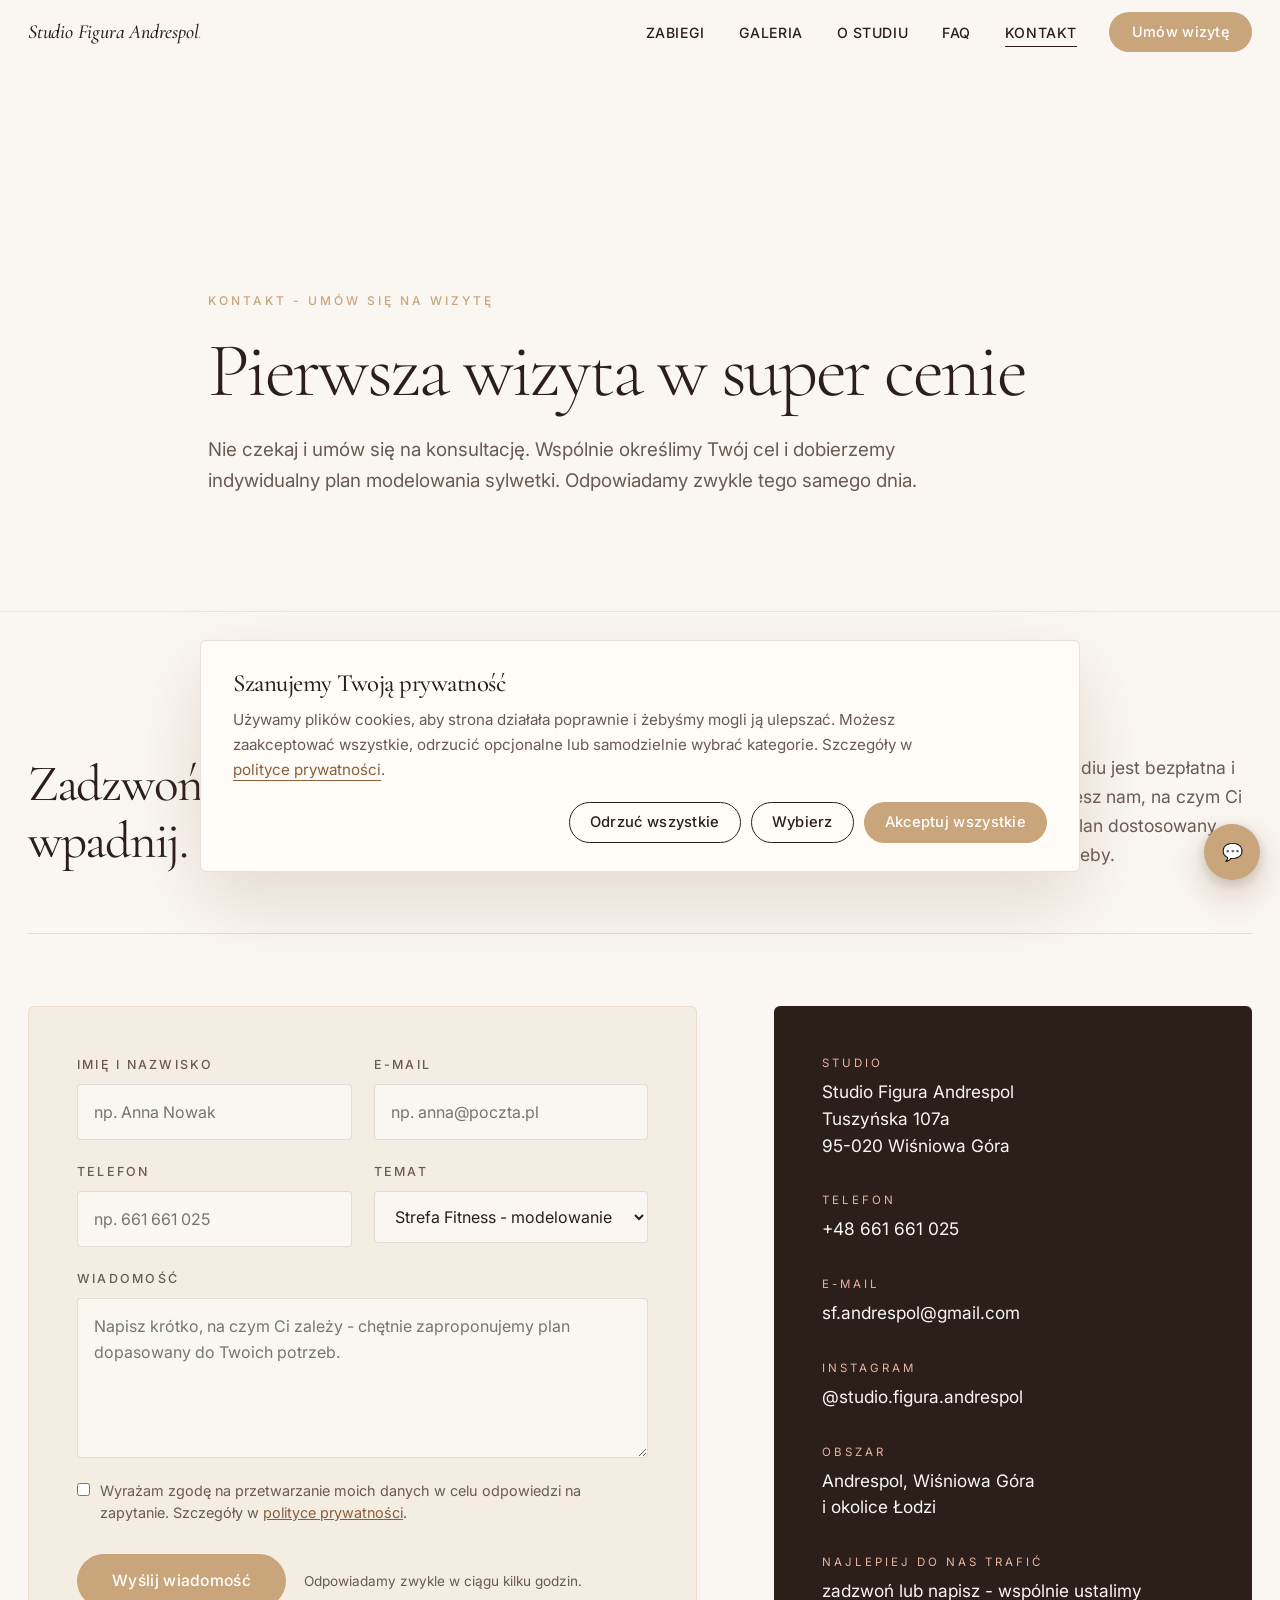
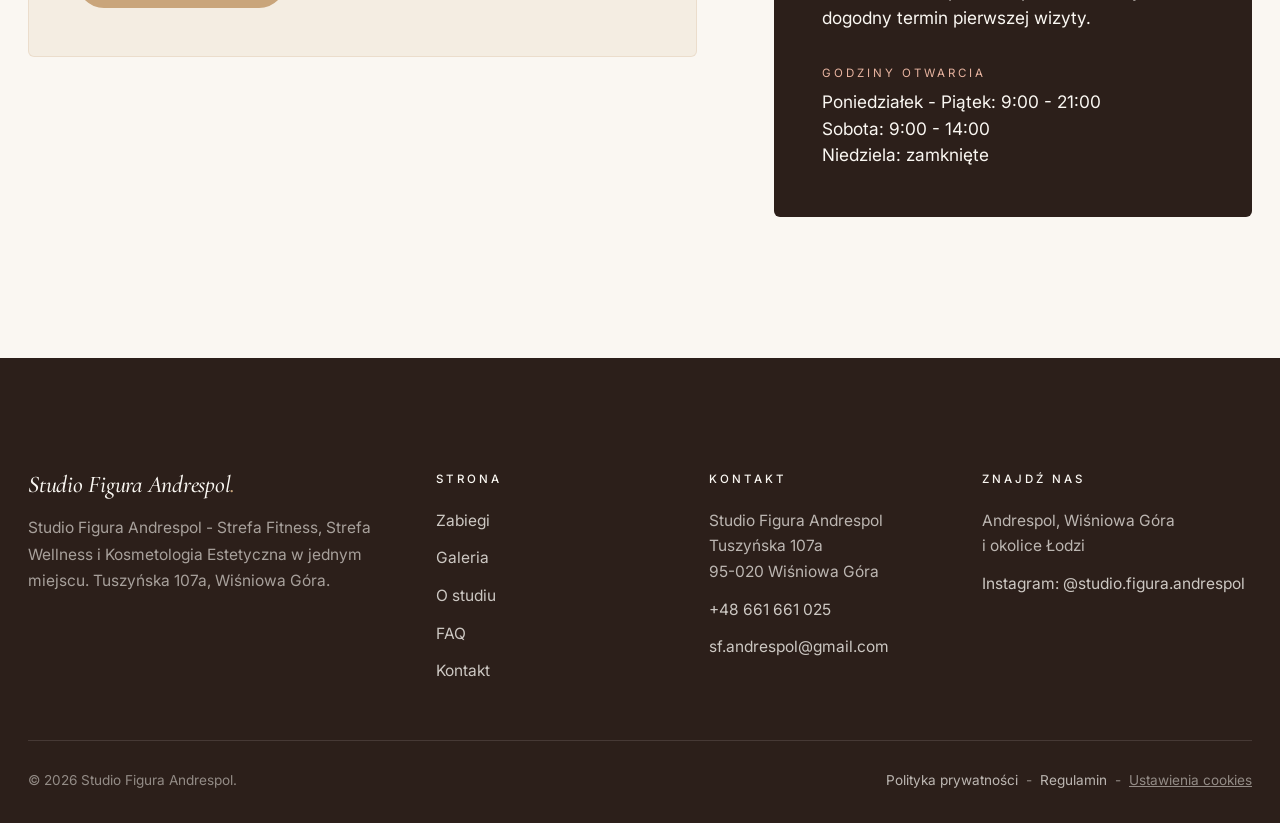
<file: kontakt.html>
<!DOCTYPE html>
<html lang="pl">
<head>
  <meta charset="UTF-8" />
  <script>document.documentElement.classList.add("js")</script>
  <meta name="viewport" content="width=device-width, initial-scale=1.0" />
  <title>Kontakt - umów się na wizytę | Studio Figura Andrespol</title>
  <meta name="description" content="Skontaktuj się ze Studio Figura Andrespol i umów się na pierwszą wizytę. Telefon, e-mail, formularz kontaktowy, godziny otwarcia. Tuszyńska 107a, Wiśniowa Góra." />
  <meta name="theme-color" content="#C9A57B" />
  <link rel="icon" href="assets/favicon.svg" type="image/svg+xml" />
  <link rel="preconnect" href="https://fonts.googleapis.com" />
  <link rel="preconnect" href="https://fonts.gstatic.com" crossorigin />
  <link href="https://fonts.googleapis.com/css2?family=Cormorant+Garamond:ital,wght@0,300;0,400;0,500;0,600;1,400;1,500&display=swap" rel="stylesheet" />
  <link href="https://fonts.googleapis.com/css2?family=Inter:wght@300;400;500;600&display=swap" rel="stylesheet" />
  <link rel="stylesheet" href="style.css" />
  <meta name="robots" content="index, follow, max-image-preview:large, max-snippet:-1, max-video-preview:-1" />
  <meta name="author" content="Studio Figura Andrespol" />
  <link rel="canonical" href="https://studiofigura-andrespol.pl/kontakt" />
  <meta property="og:url" content="https://studiofigura-andrespol.pl/kontakt" />
  <meta property="og:type" content="website" />
  <meta property="og:locale" content="pl_PL" />
  <meta property="og:site_name" content="Studio Figura Andrespol" />
  <meta property="og:title" content="Kontakt - umów się na wizytę | Studio Figura Andrespol" />
  <meta property="og:description" content="Umów się na pierwszą wizytę w Studio Figura Andrespol. Telefon, e-mail, formularz, godziny otwarcia." />
  <meta property="og:image" content="https://studiofigura-andrespol.pl/zdjecia/salon-wnetrze.jpg" />
  <meta property="og:image:width" content="1600" />
  <meta property="og:image:height" content="1067" />
  <meta name="twitter:card" content="summary_large_image" />
  <meta name="twitter:title" content="Kontakt - umów się na wizytę | Studio Figura Andrespol" />
  <meta name="twitter:description" content="Umów się na pierwszą wizytę w Studio Figura Andrespol." />
  <meta name="twitter:image" content="https://studiofigura-andrespol.pl/zdjecia/salon-wnetrze.jpg" />
  <link rel="alternate" hreflang="pl-PL" href="https://studiofigura-andrespol.pl/kontakt" />
  <link rel="alternate" hreflang="x-default" href="https://studiofigura-andrespol.pl/kontakt" />
</head>
<body>

  <header class="nav" role="banner">
    <div class="container nav__inner">
      <a href="index.html" class="nav__logo" aria-label="Studio Figura Andrespol - strona główna">
        <span class="nav__logo-mark">Studio Figura Andrespol<span class="nav__logo-dot" aria-hidden="true">.</span></span>
      </a>
      <nav aria-label="Główna nawigacja">
        <ul class="nav__links">
          <li><a class="nav__link" data-page="oferta"      href="oferta.html">Zabiegi</a></li>
          <li><a class="nav__link" data-page="realizacje"  href="realizacje.html">Galeria</a></li>
          <li><a class="nav__link" data-page="o-pracowni"  href="o-pracowni.html">O studiu</a></li>
          <li><a class="nav__link" data-page="faq"         href="faq.html">FAQ</a></li>
          <li><a class="nav__link" data-page="kontakt"     href="kontakt.html">Kontakt</a></li>
          <li><a class="btn btn--primary nav__cta" href="kontakt.html">Umów wizytę</a></li>
        </ul>
      </nav>
      <button class="nav__burger" aria-label="Otwórz menu" aria-expanded="false"><span></span><span></span><span></span></button>
      <div class="nav__drawer" role="dialog" aria-label="Menu mobilne">
        <a class="nav__link" href="oferta.html">Zabiegi</a>
        <a class="nav__link" href="realizacje.html">Galeria</a>
        <a class="nav__link" href="o-pracowni.html">O studiu</a>
        <a class="nav__link" href="faq.html">FAQ</a>
        <a class="nav__link" href="kontakt.html">Kontakt</a>
        <a class="btn btn--primary" href="kontakt.html">Umów wizytę</a>
      </div>
    </div>
  </header>

  <section class="subhero">
    <div class="container subhero__inner">
      <span class="eyebrow reveal">Kontakt - umów się na wizytę</span>
      <h1 class="reveal delay-1">Pierwsza wizyta w super cenie</h1>
      <p class="lead reveal delay-2">Nie czekaj i umów się na konsultację. Wspólnie określimy Twój cel i dobierzemy indywidualny plan modelowania sylwetki. Odpowiadamy zwykle tego samego dnia.</p>
    </div>
  </section>

  <section class="section">
    <div class="container">
      <div class="contact-cta reveal">
        <h2>Zadzwoń, napisz albo wpadnij.</h2>
        <p>Pierwsza konsultacja w studiu jest bezpłatna i niezobowiązująca - opowiesz nam, na czym Ci zależy, a my dobierzemy plan dostosowany specjalnie pod Twoje potrzeby.</p>
      </div>

      <div class="contact-grid">

        <form class="form form--card reveal" action="mailto:sf.andrespol@gmail.com" method="post" novalidate>
          <div class="form__row">
            <div class="field">
              <label for="name">Imię i nazwisko</label>
              <input id="name" name="name" type="text" autocomplete="name" placeholder="np. Anna Nowak" required />
            </div>
            <div class="field">
              <label for="email">E-mail</label>
              <input id="email" name="email" type="email" autocomplete="email" placeholder="np. anna@poczta.pl" required />
            </div>
          </div>

          <div class="form__row">
            <div class="field">
              <label for="phone">Telefon</label>
              <input id="phone" name="phone" type="tel" autocomplete="tel" placeholder="np. 661 661 025" />
            </div>
            <div class="field">
              <label for="type">Temat</label>
              <select id="type" name="type">
                <option value="modelowanie">Strefa Fitness - modelowanie sylwetki</option>
                <option value="lipohifu">Strefa Wellness - LipoHIFU, elektrostymulacja, limfodrenaż</option>
                <option value="hifu">Kosmetologia Estetyczna - HIFU, lifting twarzy</option>
                <option value="kosmetologia">Kosmetologia Estetyczna - mezoterapia, multipolar, oczyszczanie</option>
                <option value="konsultacja">Pierwsza wizyta - konsultacja</option>
                <option value="inne">Inne</option>
              </select>
            </div>
          </div>

          <div class="field">
            <label for="message">Wiadomość</label>
            <textarea id="message" name="message" placeholder="Napisz krótko, na czym Ci zależy - chętnie zaproponujemy plan dopasowany do Twoich potrzeb." required></textarea>
          </div>

          <div class="field field--consent">
            <label class="consent">
              <input type="checkbox" name="rodo" required />
              <span>Wyrażam zgodę na przetwarzanie moich danych w celu odpowiedzi na zapytanie. Szczegóły w <a href="polityka-prywatnosci.html">polityce prywatności</a>.</span>
            </label>
          </div>

          <div class="form__submit">
            <button type="submit" class="btn btn--primary btn--lg">Wyślij wiadomość</button>
            <span class="field__hint">Odpowiadamy zwykle w ciągu kilku godzin.</span>
          </div>
        </form>

        <aside class="contact-info reveal delay-1">
          <div class="contact-info__row">
            <span class="contact-info__label">Studio</span>
            <span class="contact-info__value">Studio Figura Andrespol<br/>Tuszyńska 107a<br/>95-020 Wiśniowa Góra</span>
          </div>
          <div class="contact-info__row">
            <span class="contact-info__label">Telefon</span>
            <span class="contact-info__value"><a href="tel:+48661661025">+48 661 661 025</a></span>
          </div>
          <div class="contact-info__row">
            <span class="contact-info__label">E-mail</span>
            <span class="contact-info__value"><a href="mailto:sf.andrespol@gmail.com">sf.andrespol@gmail.com</a></span>
          </div>
          <div class="contact-info__row">
            <span class="contact-info__label">Instagram</span>
            <span class="contact-info__value"><a href="https://www.instagram.com/studio.figura.andrespol/" rel="noopener" target="_blank">@studio.figura.andrespol</a></span>
          </div>
          <div class="contact-info__row">
            <span class="contact-info__label">Obszar</span>
            <span class="contact-info__value">Andrespol, Wiśniowa Góra<br/>i okolice Łodzi</span>
          </div>
          <div class="contact-info__row">
            <span class="contact-info__label">Najlepiej do nas trafić</span>
            <span class="contact-info__value">zadzwoń lub napisz - wspólnie ustalimy dogodny termin pierwszej wizyty.</span>
          </div>
          <div class="contact-info__row">
            <span class="contact-info__label">Godziny otwarcia</span>
            <span class="contact-info__value">
              Poniedziałek - Piątek: 9:00 - 21:00<br/>
              Sobota: 9:00 - 14:00<br/>
              Niedziela: zamknięte
            </span>
          </div>
        </aside>

      </div>
    </div>
  </section>

  <footer class="footer" role="contentinfo">
    <div class="container">
      <div class="footer__top">
        <div class="footer__brand">
          <span class="nav__logo-mark">Studio Figura Andrespol<span class="nav__logo-dot" aria-hidden="true">.</span></span>
          <p>Studio Figura Andrespol - Strefa Fitness, Strefa Wellness i Kosmetologia Estetyczna w jednym miejscu. Tuszyńska 107a, Wiśniowa Góra.</p>
        </div>
        <div class="footer__col"><h5>Strona</h5>
          <ul>
            <li><a href="oferta.html">Zabiegi</a></li>
            <li><a href="realizacje.html">Galeria</a></li>
            <li><a href="o-pracowni.html">O studiu</a></li>
            <li><a href="faq.html">FAQ</a></li>
            <li><a href="kontakt.html">Kontakt</a></li>
          </ul>
        </div>
        <div class="footer__col"><h5>Kontakt</h5>
          <ul>
            <li>Studio Figura Andrespol<br/>Tuszyńska 107a<br/>95-020 Wiśniowa Góra</li>
            <li><a href="tel:+48661661025">+48 661 661 025</a></li>
            <li><a href="mailto:sf.andrespol@gmail.com">sf.andrespol@gmail.com</a></li>
          </ul>
        </div>
        <div class="footer__col"><h5>Znajdź nas</h5>
          <ul>
            <li>Andrespol, Wiśniowa Góra<br/>i okolice Łodzi</li>
            <li><a href="https://www.instagram.com/studio.figura.andrespol/" rel="noopener" target="_blank">Instagram: @studio.figura.andrespol</a></li>
          </ul>
        </div>
      </div>
      <div class="footer__bottom">
        <span>© <span id="year">2025</span> Studio Figura Andrespol.</span>
        <span><a href="polityka-prywatnosci.html">Polityka prywatności</a> &nbsp;-&nbsp; <a href="regulamin.html">Regulamin</a> &nbsp;-&nbsp; <button type="button" class="cookie__settings-link" data-cookie-settings>Ustawienia cookies</button></span>
      </div>
    </div>
  </footer>

  <script src="main.js" defer></script>
  <script src="kontaktio.js" defer
    data-kontaktio
    data-client="sfa"
    data-backend="https://chatbot-backend-x2cy.onrender.com"
    data-theme='{"headerBg":"#2C1F1A","headerText":"#FAF7F2","widgetBg":"#FAF7F2","inputBg":"#FFFFFF","inputText":"#2C1F1A","buttonBg":"#C9A57B","buttonText":"#FFFFFF","botBubbleBg":"#F0E8DD","botBubbleText":"#2C1F1A","userBubbleBg":"#C9A57B","userBubbleText":"#FFFFFF"}'
  ></script>
</body>
</html>
</file>
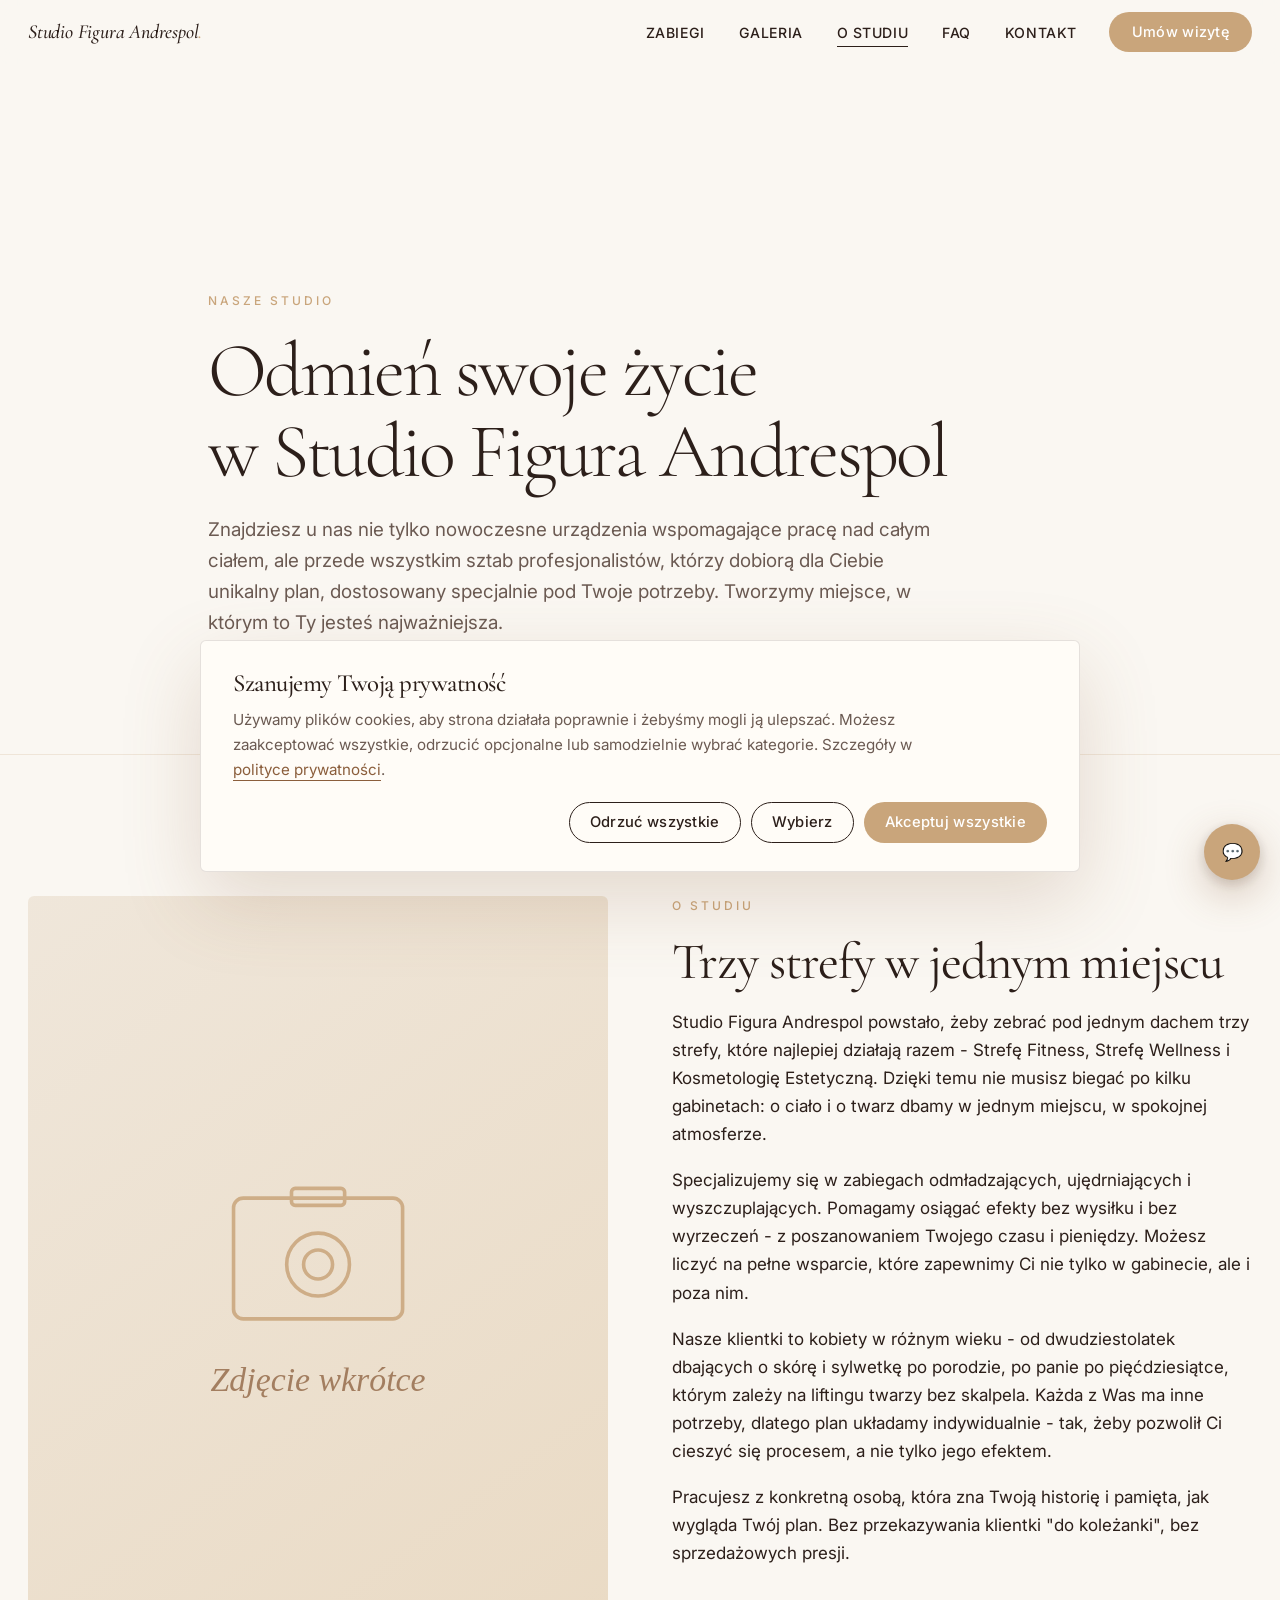
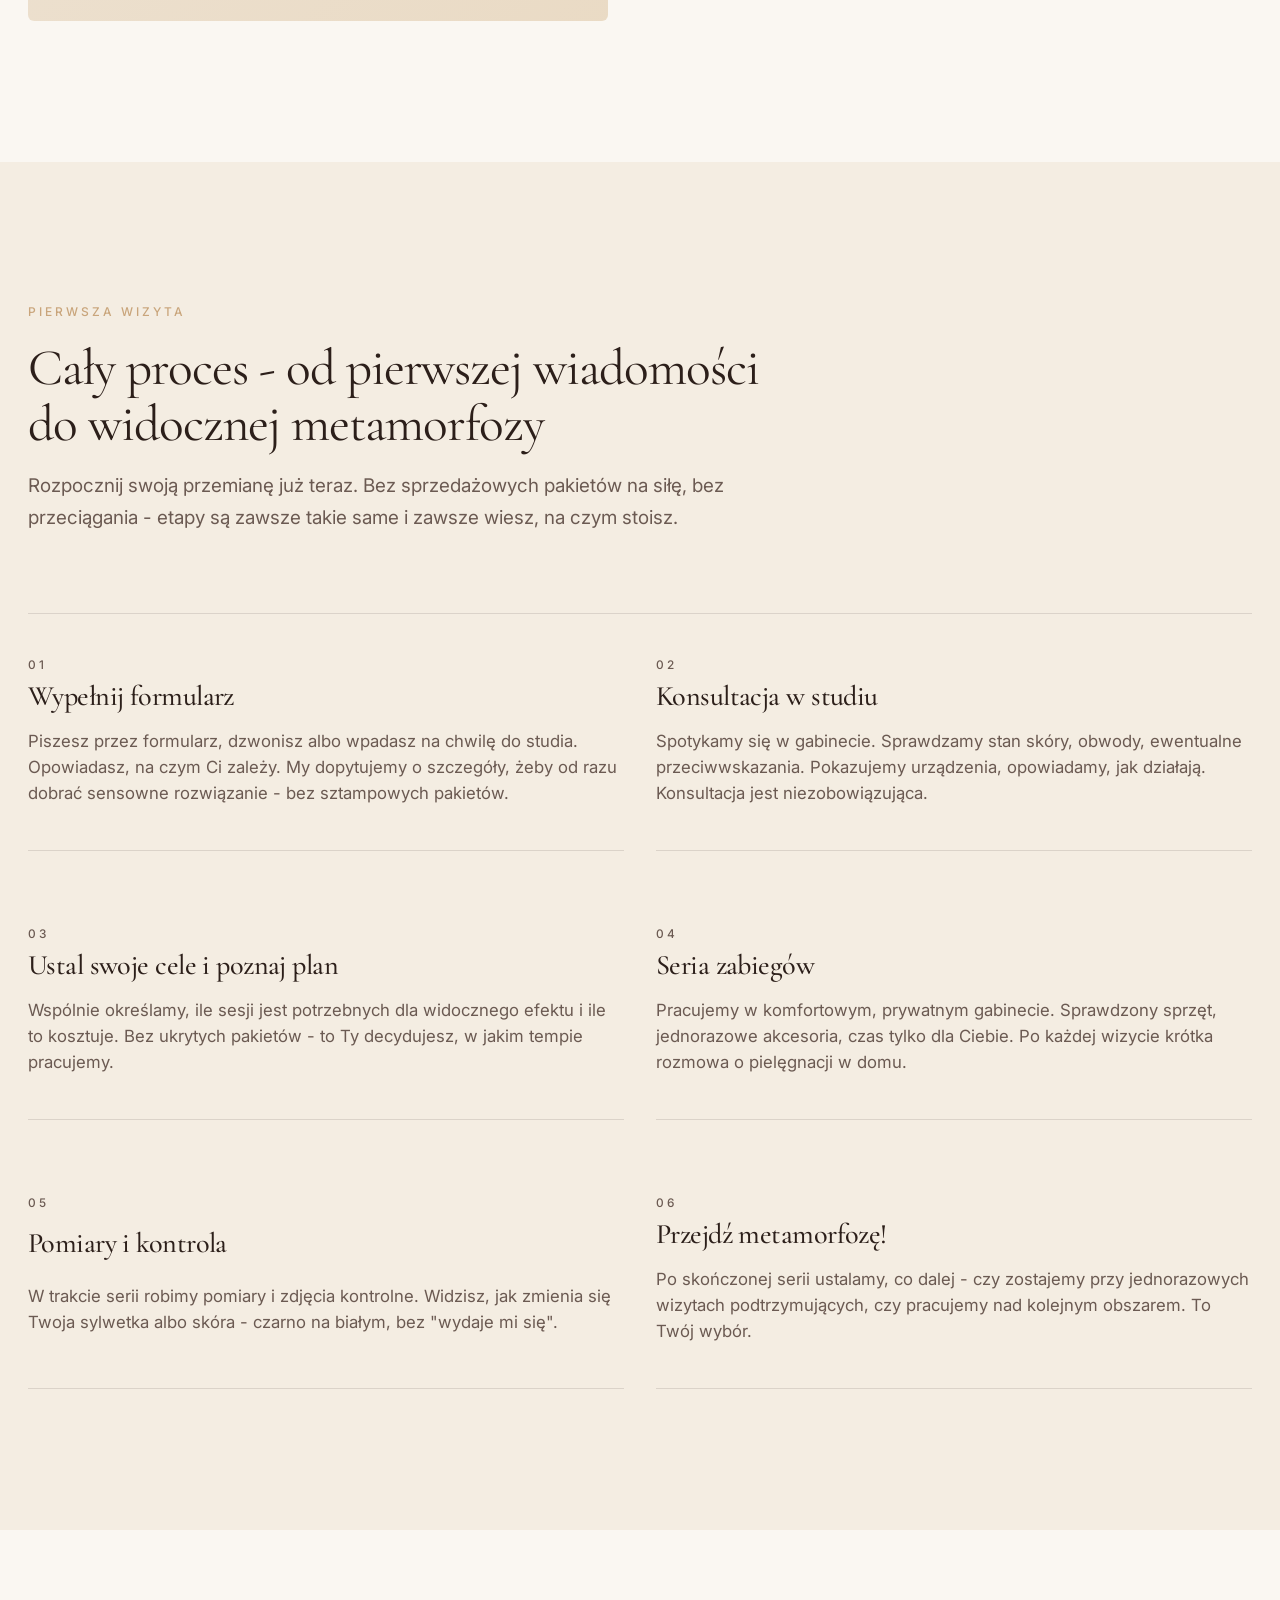
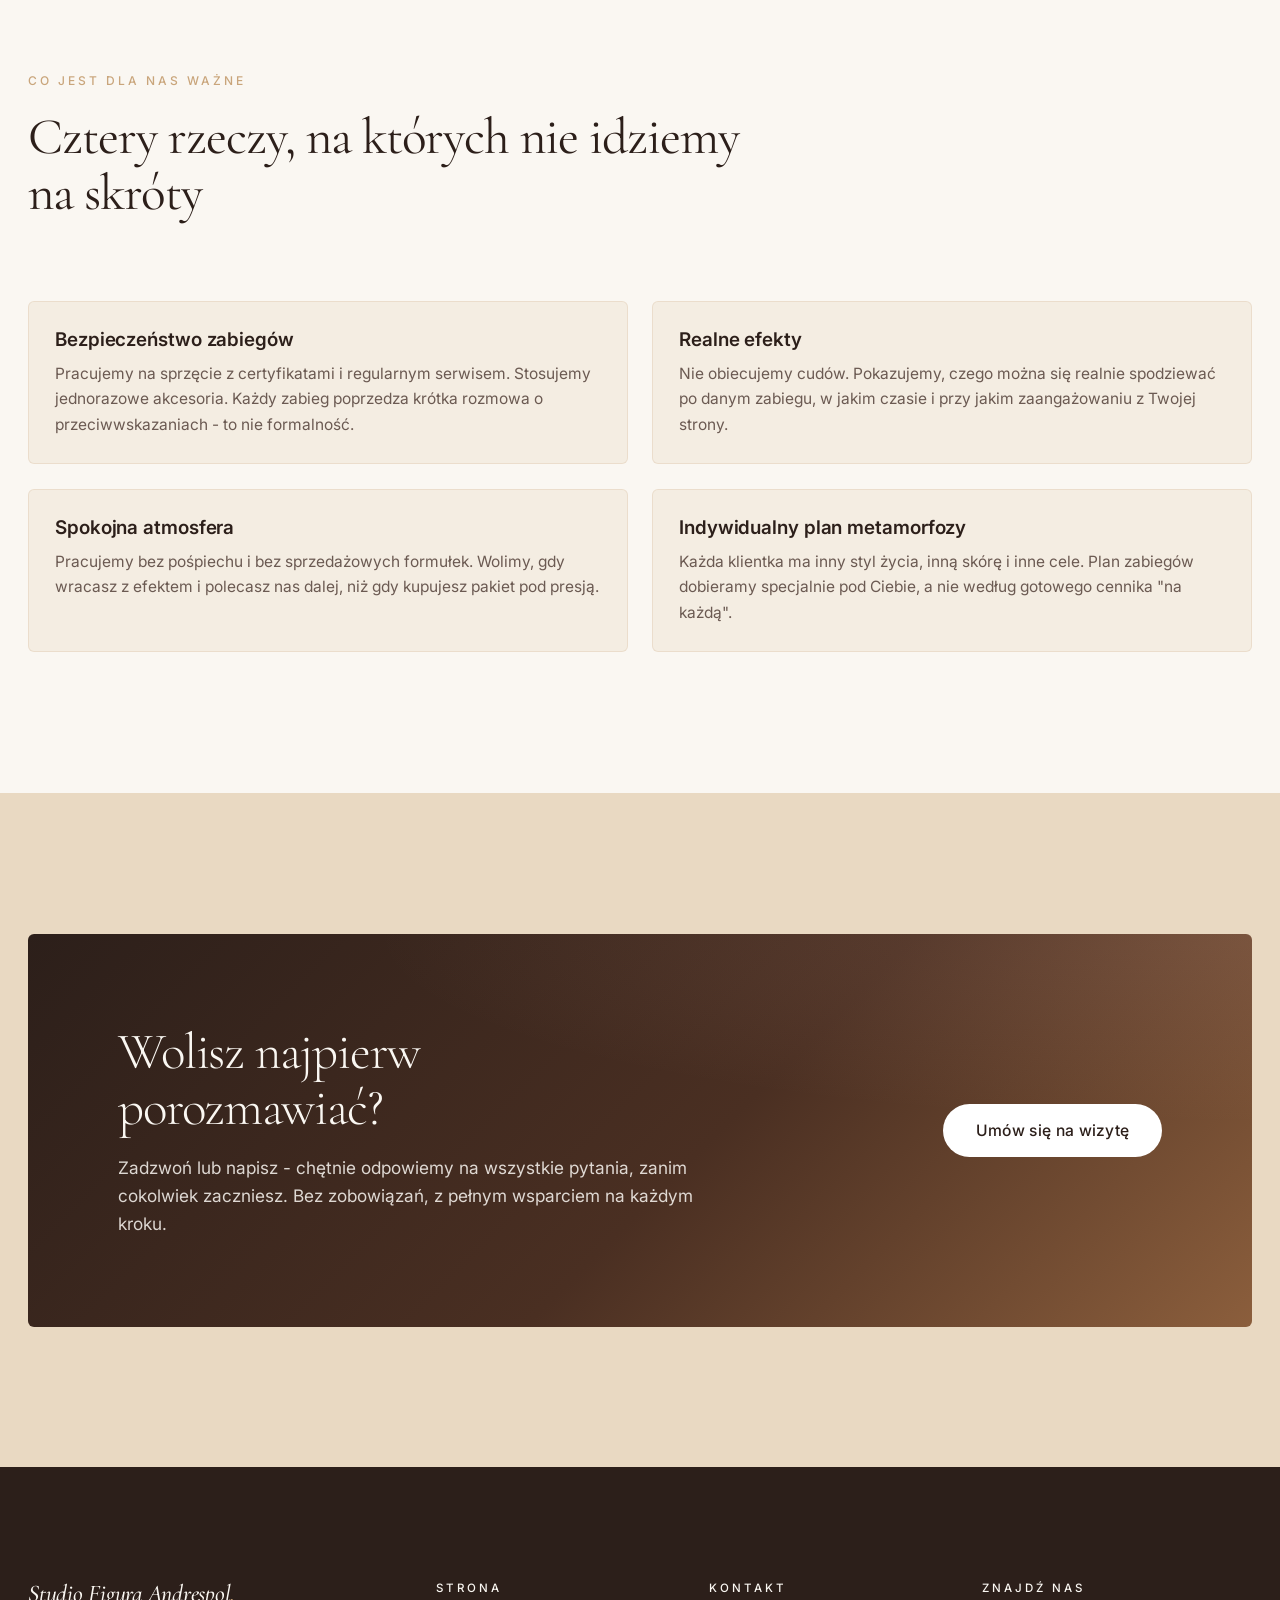
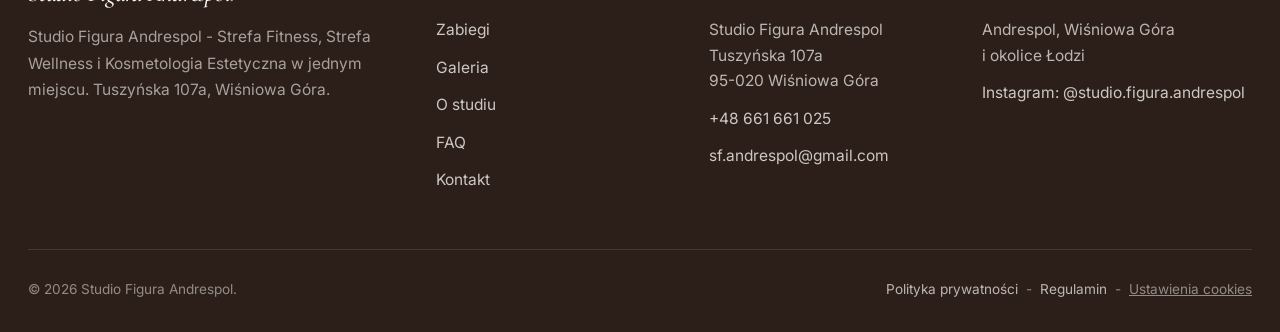
<file: o-pracowni.html>
<!DOCTYPE html>
<html lang="pl">
<head>
  <meta charset="UTF-8" />
  <script>document.documentElement.classList.add("js")</script>
  <meta name="viewport" content="width=device-width, initial-scale=1.0" />
  <title>Nasze studio - poznaj Studio Figura Andrespol</title>
  <meta name="description" content="Studio Figura Andrespol - nowoczesne studio modelowania sylwetki w Wiśniowej Górze pod Łodzią. Strefa Fitness, Strefa Wellness i Kosmetologia Estetyczna - jedno miejsce dla Twojej metamorfozy." />
  <meta name="theme-color" content="#C9A57B" />
  <link rel="icon" href="assets/favicon.svg" type="image/svg+xml" />
  <link rel="preconnect" href="https://fonts.googleapis.com" />
  <link rel="preconnect" href="https://fonts.gstatic.com" crossorigin />
  <link href="https://fonts.googleapis.com/css2?family=Cormorant+Garamond:ital,wght@0,300;0,400;0,500;0,600;1,400;1,500&display=swap" rel="stylesheet" />
  <link href="https://fonts.googleapis.com/css2?family=Inter:wght@300;400;500;600&display=swap" rel="stylesheet" />
  <link rel="stylesheet" href="style.css" />
  <meta name="robots" content="index, follow, max-image-preview:large, max-snippet:-1, max-video-preview:-1" />
  <meta name="author" content="Studio Figura Andrespol" />
  <link rel="canonical" href="https://studiofigura-andrespol.pl/o-pracowni" />
  <meta property="og:url" content="https://studiofigura-andrespol.pl/o-pracowni" />
  <meta property="og:type" content="website" />
  <meta property="og:locale" content="pl_PL" />
  <meta property="og:site_name" content="Studio Figura Andrespol" />
  <meta property="og:title" content="Nasze studio - poznaj Studio Figura Andrespol" />
  <meta property="og:description" content="Studio Figura Andrespol - nowoczesne studio modelowania sylwetki w Wiśniowej Górze. Poznaj nasze podejście i zespół." />
  <meta property="og:image" content="https://studiofigura-andrespol.pl/zdjecia/recepcja.jpg" />
  <meta property="og:image:width" content="1600" />
  <meta property="og:image:height" content="1067" />
  <meta name="twitter:card" content="summary_large_image" />
  <meta name="twitter:title" content="Nasze studio - poznaj Studio Figura Andrespol" />
  <meta name="twitter:description" content="Nowoczesne studio modelowania sylwetki w Wiśniowej Górze pod Andrespolem. Strefa Fitness, Wellness i Kosmetologia Estetyczna." />
  <meta name="twitter:image" content="https://studiofigura-andrespol.pl/zdjecia/recepcja.jpg" />
  <link rel="alternate" hreflang="pl-PL" href="https://studiofigura-andrespol.pl/o-pracowni" />
  <link rel="alternate" hreflang="x-default" href="https://studiofigura-andrespol.pl/o-pracowni" />
</head>
<body>

  <header class="nav" role="banner">
    <div class="container nav__inner">
      <a href="index.html" class="nav__logo" aria-label="Studio Figura Andrespol - strona główna">
        <span class="nav__logo-mark">Studio Figura Andrespol<span class="nav__logo-dot" aria-hidden="true">.</span></span>
      </a>
      <nav aria-label="Główna nawigacja">
        <ul class="nav__links">
          <li><a class="nav__link" data-page="oferta"      href="oferta.html">Zabiegi</a></li>
          <li><a class="nav__link" data-page="realizacje"  href="realizacje.html">Galeria</a></li>
          <li><a class="nav__link" data-page="o-pracowni"  href="o-pracowni.html">O studiu</a></li>
          <li><a class="nav__link" data-page="faq"         href="faq.html">FAQ</a></li>
          <li><a class="nav__link" data-page="kontakt"     href="kontakt.html">Kontakt</a></li>
          <li><a class="btn btn--primary nav__cta" href="kontakt.html">Umów wizytę</a></li>
        </ul>
      </nav>
      <button class="nav__burger" aria-label="Otwórz menu" aria-expanded="false"><span></span><span></span><span></span></button>
      <div class="nav__drawer" role="dialog" aria-label="Menu mobilne">
        <a class="nav__link" href="oferta.html">Zabiegi</a>
        <a class="nav__link" href="realizacje.html">Galeria</a>
        <a class="nav__link" href="o-pracowni.html">O studiu</a>
        <a class="nav__link" href="faq.html">FAQ</a>
        <a class="nav__link" href="kontakt.html">Kontakt</a>
        <a class="btn btn--primary" href="kontakt.html">Umów wizytę</a>
      </div>
    </div>
  </header>

  <section class="subhero">
    <div class="container subhero__inner">
      <span class="eyebrow reveal">Nasze studio</span>
      <h1 class="reveal delay-1">Odmień swoje życie<br/>w Studio Figura Andrespol</h1>
      <p class="lead reveal delay-2">Znajdziesz u nas nie tylko nowoczesne urządzenia wspomagające pracę nad całym ciałem, ale przede wszystkim sztab profesjonalistów, którzy dobiorą dla Ciebie unikalny plan, dostosowany specjalnie pod Twoje potrzeby. Tworzymy miejsce, w którym to Ty jesteś najważniejsza.</p>
    </div>
  </section>

  <section class="section">
    <div class="container">
      <div class="story">
        <div class="story__media reveal">
          <picture><img src="assets/placeholder.svg" alt="" loading="eager" decoding="async" /></picture>
        </div>
        <div class="story__body reveal delay-1">
          <span class="eyebrow">O studiu</span>
          <h2>Trzy strefy w jednym miejscu</h2>
          <p>Studio Figura Andrespol powstało, żeby zebrać pod jednym dachem trzy strefy, które najlepiej działają razem - Strefę Fitness, Strefę Wellness i Kosmetologię Estetyczną. Dzięki temu nie musisz biegać po kilku gabinetach: o ciało i o twarz dbamy w jednym miejscu, w spokojnej atmosferze.</p>
          <p>Specjalizujemy się w zabiegach odmładzających, ujędrniających i wyszczuplających. Pomagamy osiągać efekty bez wysiłku i bez wyrzeczeń - z poszanowaniem Twojego czasu i pieniędzy. Możesz liczyć na pełne wsparcie, które zapewnimy Ci nie tylko w gabinecie, ale i poza nim.</p>
          <p>Nasze klientki to kobiety w różnym wieku - od dwudziestolatek dbających o skórę i sylwetkę po porodzie, po panie po pięćdziesiątce, którym zależy na liftingu twarzy bez skalpela. Każda z Was ma inne potrzeby, dlatego plan układamy indywidualnie - tak, żeby pozwolił Ci cieszyć się procesem, a nie tylko jego efektem.</p>
          <p>Pracujesz z konkretną osobą, która zna Twoją historię i pamięta, jak wygląda Twój plan. Bez przekazywania klientki "do koleżanki", bez sprzedażowych presji.</p>
        </div>
      </div>
    </div>
  </section>

  <section class="section section--soft">
    <div class="container">
      <div class="section__head reveal">
        <span class="eyebrow">Pierwsza wizyta</span>
        <h2>Cały proces - od pierwszej wiadomości do widocznej metamorfozy</h2>
        <p class="lead">Rozpocznij swoją przemianę już teraz. Bez sprzedażowych pakietów na siłę, bez przeciągania - etapy są zawsze takie same i zawsze wiesz, na czym stoisz.</p>
      </div>

      <div class="grid grid-2 steps">
        <article class="step reveal">
          <span class="step__num">01</span>
          <h3>Wypełnij formularz</h3>
          <p>Piszesz przez formularz, dzwonisz albo wpadasz na chwilę do studia. Opowiadasz, na czym Ci zależy. My dopytujemy o szczegóły, żeby od razu dobrać sensowne rozwiązanie - bez sztampowych pakietów.</p>
        </article>
        <article class="step reveal delay-1">
          <span class="step__num">02</span>
          <h3>Konsultacja w studiu</h3>
          <p>Spotykamy się w gabinecie. Sprawdzamy stan skóry, obwody, ewentualne przeciwwskazania. Pokazujemy urządzenia, opowiadamy, jak działają. Konsultacja jest niezobowiązująca.</p>
        </article>
        <article class="step reveal">
          <span class="step__num">03</span>
          <h3>Ustal swoje cele i poznaj plan</h3>
          <p>Wspólnie określamy, ile sesji jest potrzebnych dla widocznego efektu i ile to kosztuje. Bez ukrytych pakietów - to Ty decydujesz, w jakim tempie pracujemy.</p>
        </article>
        <article class="step reveal delay-1">
          <span class="step__num">04</span>
          <h3>Seria zabiegów</h3>
          <p>Pracujemy w komfortowym, prywatnym gabinecie. Sprawdzony sprzęt, jednorazowe akcesoria, czas tylko dla Ciebie. Po każdej wizycie krótka rozmowa o pielęgnacji w domu.</p>
        </article>
        <article class="step reveal">
          <span class="step__num">05</span>
          <h3>Pomiary i kontrola</h3>
          <p>W trakcie serii robimy pomiary i zdjęcia kontrolne. Widzisz, jak zmienia się Twoja sylwetka albo skóra - czarno na białym, bez "wydaje mi się".</p>
        </article>
        <article class="step reveal delay-1">
          <span class="step__num">06</span>
          <h3>Przejdź metamorfozę!</h3>
          <p>Po skończonej serii ustalamy, co dalej - czy zostajemy przy jednorazowych wizytach podtrzymujących, czy pracujemy nad kolejnym obszarem. To Twój wybór.</p>
        </article>
      </div>
    </div>
  </section>

  <section class="section">
    <div class="container">
      <div class="section__head reveal">
        <span class="eyebrow">Co jest dla nas ważne</span>
        <h2>Cztery rzeczy, na których nie idziemy na skróty</h2>
      </div>
      <div class="values">
        <article class="value reveal">
          <h4>Bezpieczeństwo zabiegów</h4>
          <p>Pracujemy na sprzęcie z certyfikatami i regularnym serwisem. Stosujemy jednorazowe akcesoria. Każdy zabieg poprzedza krótka rozmowa o przeciwwskazaniach - to nie formalność.</p>
        </article>
        <article class="value reveal delay-1">
          <h4>Realne efekty</h4>
          <p>Nie obiecujemy cudów. Pokazujemy, czego można się realnie spodziewać po danym zabiegu, w jakim czasie i przy jakim zaangażowaniu z Twojej strony.</p>
        </article>
        <article class="value reveal">
          <h4>Spokojna atmosfera</h4>
          <p>Pracujemy bez pośpiechu i bez sprzedażowych formułek. Wolimy, gdy wracasz z efektem i polecasz nas dalej, niż gdy kupujesz pakiet pod presją.</p>
        </article>
        <article class="value reveal delay-1">
          <h4>Indywidualny plan metamorfozy</h4>
          <p>Każda klientka ma inny styl życia, inną skórę i inne cele. Plan zabiegów dobieramy specjalnie pod Ciebie, a nie według gotowego cennika "na każdą".</p>
        </article>
      </div>
    </div>
  </section>

  <section class="section section--beige">
    <div class="container">
      <div class="cta-banner reveal">
        <div>
          <h2>Wolisz najpierw porozmawiać?</h2>
          <p>Zadzwoń lub napisz - chętnie odpowiemy na wszystkie pytania, zanim cokolwiek zaczniesz. Bez zobowiązań, z pełnym wsparciem na każdym kroku.</p>
        </div>
        <a class="btn btn--light btn--lg" href="kontakt.html">Umów się na wizytę</a>
      </div>
    </div>
  </section>

  <footer class="footer" role="contentinfo">
    <div class="container">
      <div class="footer__top">
        <div class="footer__brand">
          <span class="nav__logo-mark">Studio Figura Andrespol<span class="nav__logo-dot" aria-hidden="true">.</span></span>
          <p>Studio Figura Andrespol - Strefa Fitness, Strefa Wellness i Kosmetologia Estetyczna w jednym miejscu. Tuszyńska 107a, Wiśniowa Góra.</p>
        </div>
        <div class="footer__col"><h5>Strona</h5>
          <ul>
            <li><a href="oferta.html">Zabiegi</a></li>
            <li><a href="realizacje.html">Galeria</a></li>
            <li><a href="o-pracowni.html">O studiu</a></li>
            <li><a href="faq.html">FAQ</a></li>
            <li><a href="kontakt.html">Kontakt</a></li>
          </ul>
        </div>
        <div class="footer__col"><h5>Kontakt</h5>
          <ul>
            <li>Studio Figura Andrespol<br/>Tuszyńska 107a<br/>95-020 Wiśniowa Góra</li>
            <li><a href="tel:+48661661025">+48 661 661 025</a></li>
            <li><a href="mailto:sf.andrespol@gmail.com">sf.andrespol@gmail.com</a></li>
          </ul>
        </div>
        <div class="footer__col"><h5>Znajdź nas</h5>
          <ul>
            <li>Andrespol, Wiśniowa Góra<br/>i okolice Łodzi</li>
            <li><a href="https://www.instagram.com/studio.figura.andrespol/" rel="noopener" target="_blank">Instagram: @studio.figura.andrespol</a></li>
          </ul>
        </div>
      </div>
      <div class="footer__bottom">
        <span>© <span id="year">2025</span> Studio Figura Andrespol.</span>
        <span><a href="polityka-prywatnosci.html">Polityka prywatności</a> &nbsp;-&nbsp; <a href="regulamin.html">Regulamin</a> &nbsp;-&nbsp; <button type="button" class="cookie__settings-link" data-cookie-settings>Ustawienia cookies</button></span>
      </div>
    </div>
  </footer>

  <script src="main.js" defer></script>
  <script src="kontaktio.js" defer
    data-kontaktio
    data-client="sfa"
    data-backend="https://chatbot-backend-x2cy.onrender.com"
    data-theme='{"headerBg":"#2C1F1A","headerText":"#FAF7F2","widgetBg":"#FAF7F2","inputBg":"#FFFFFF","inputText":"#2C1F1A","buttonBg":"#C9A57B","buttonText":"#FFFFFF","botBubbleBg":"#F0E8DD","botBubbleText":"#2C1F1A","userBubbleBg":"#C9A57B","userBubbleText":"#FFFFFF"}'
  ></script>
</body>
</html>
</file>
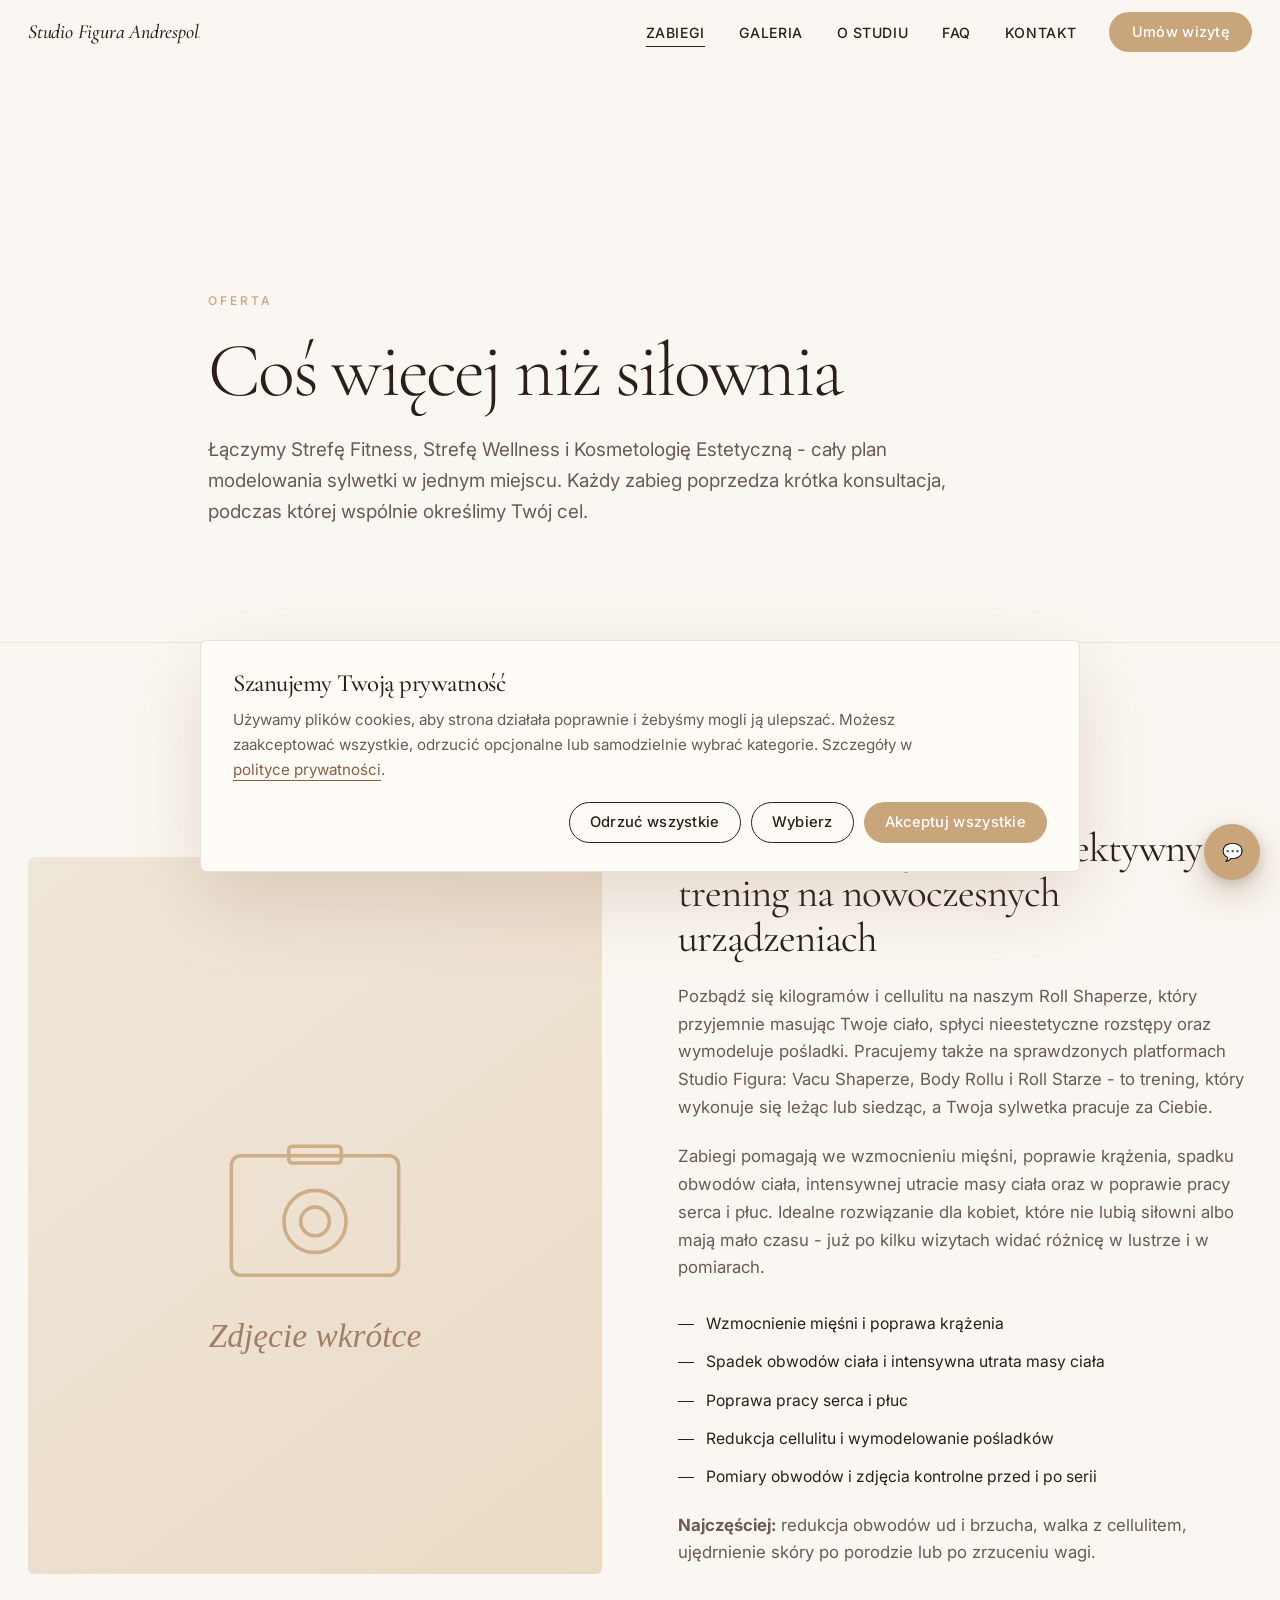
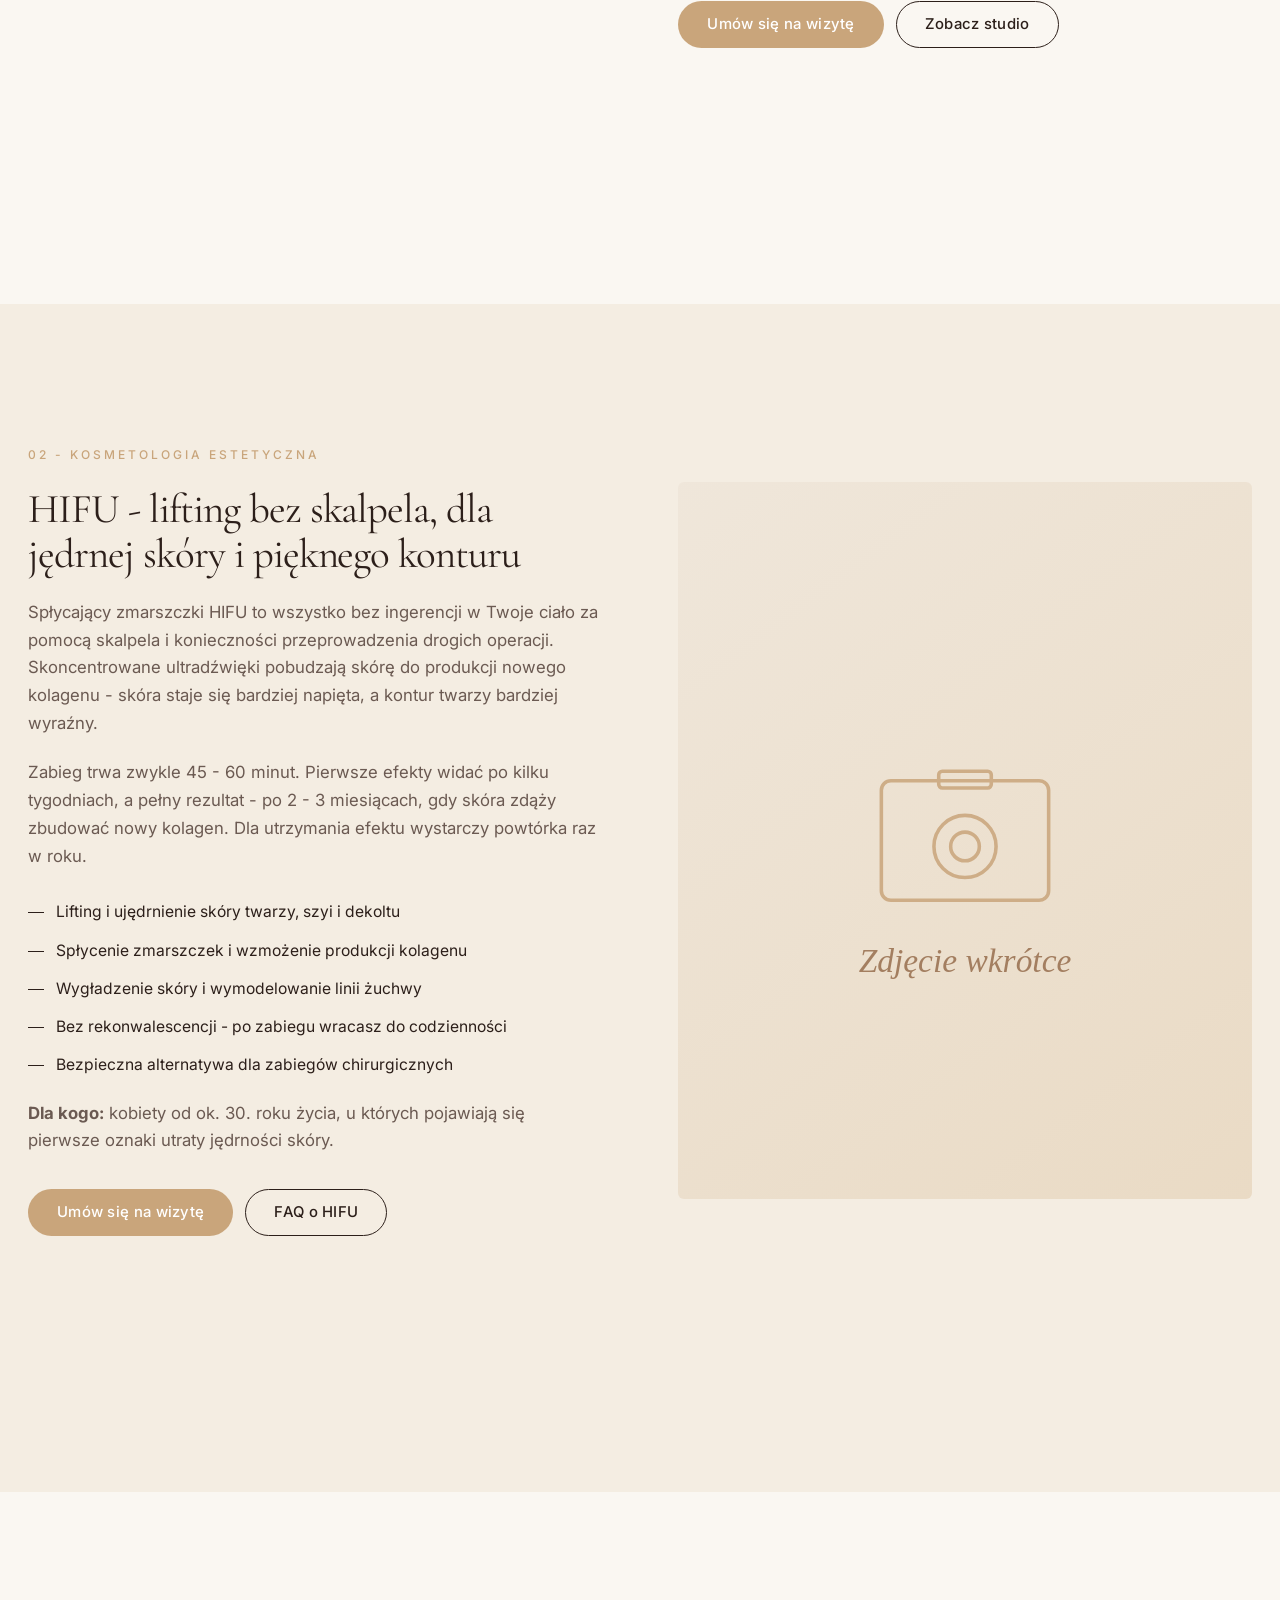
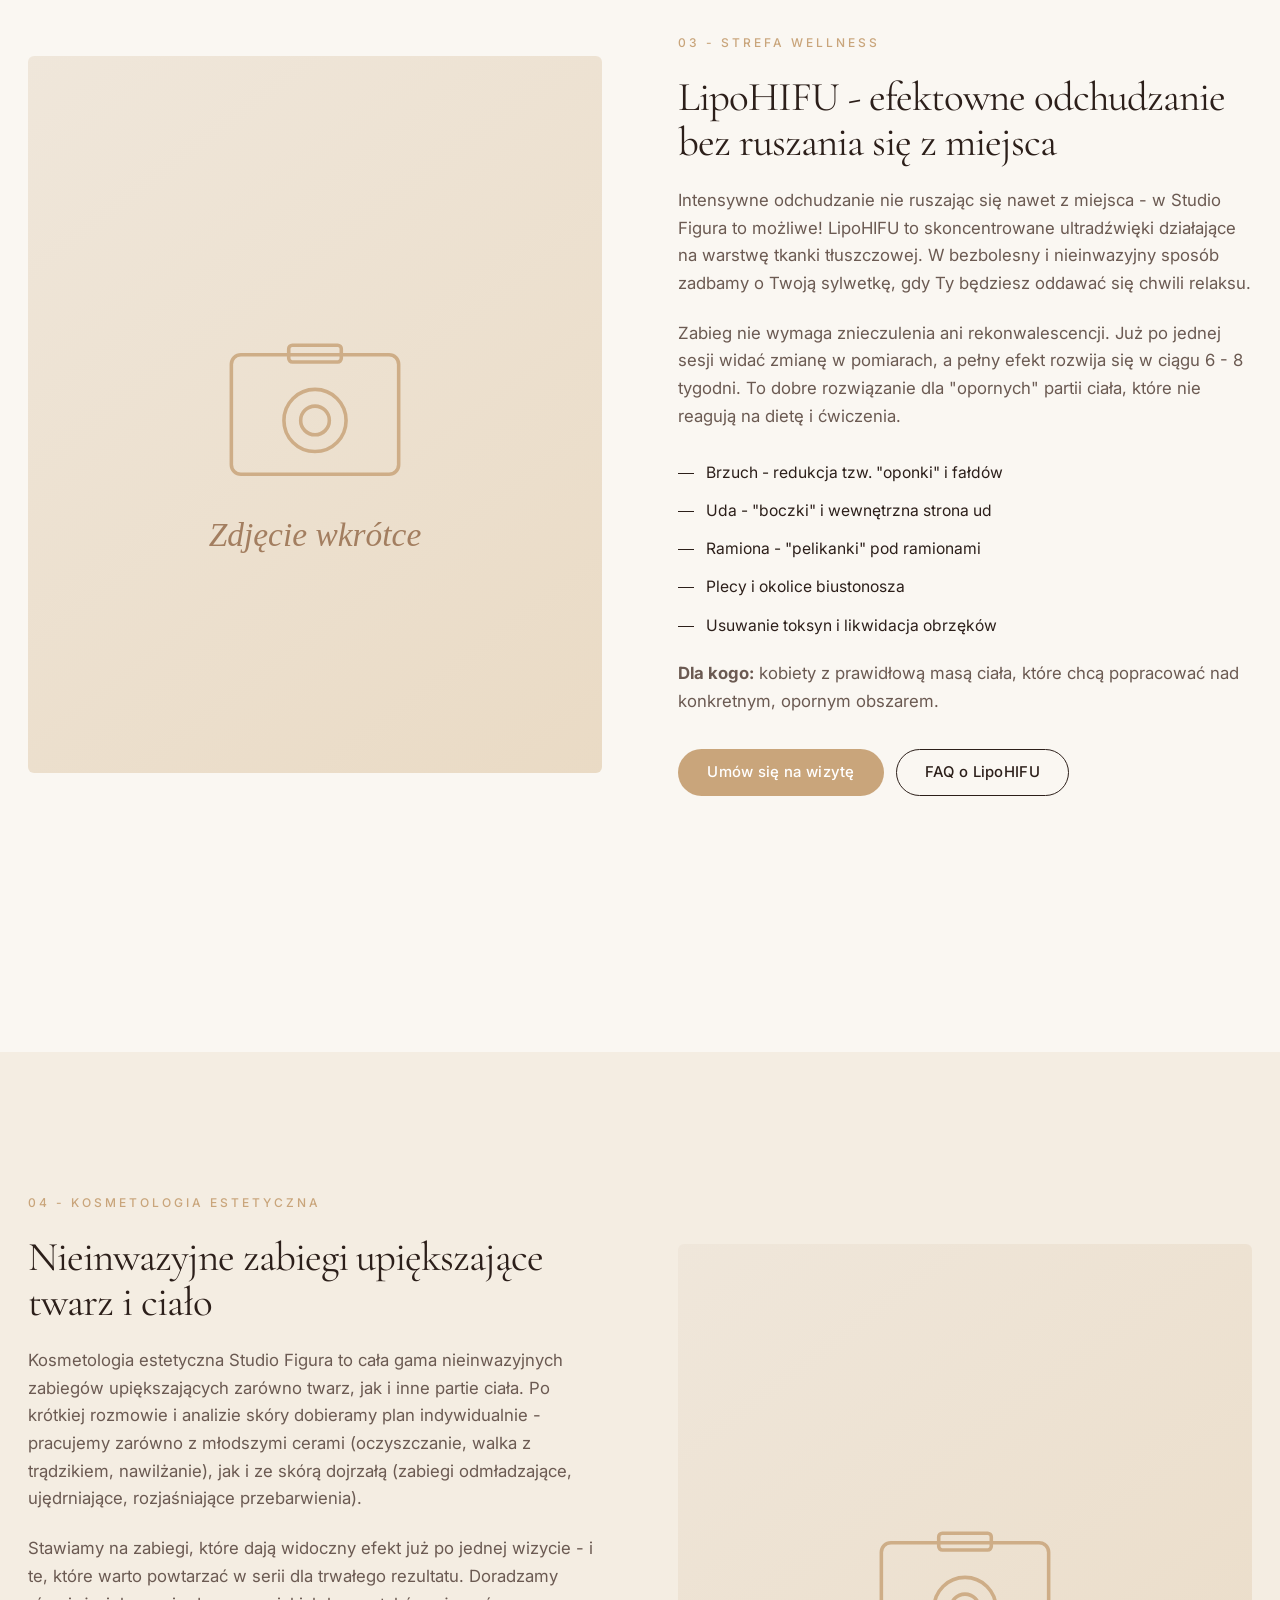
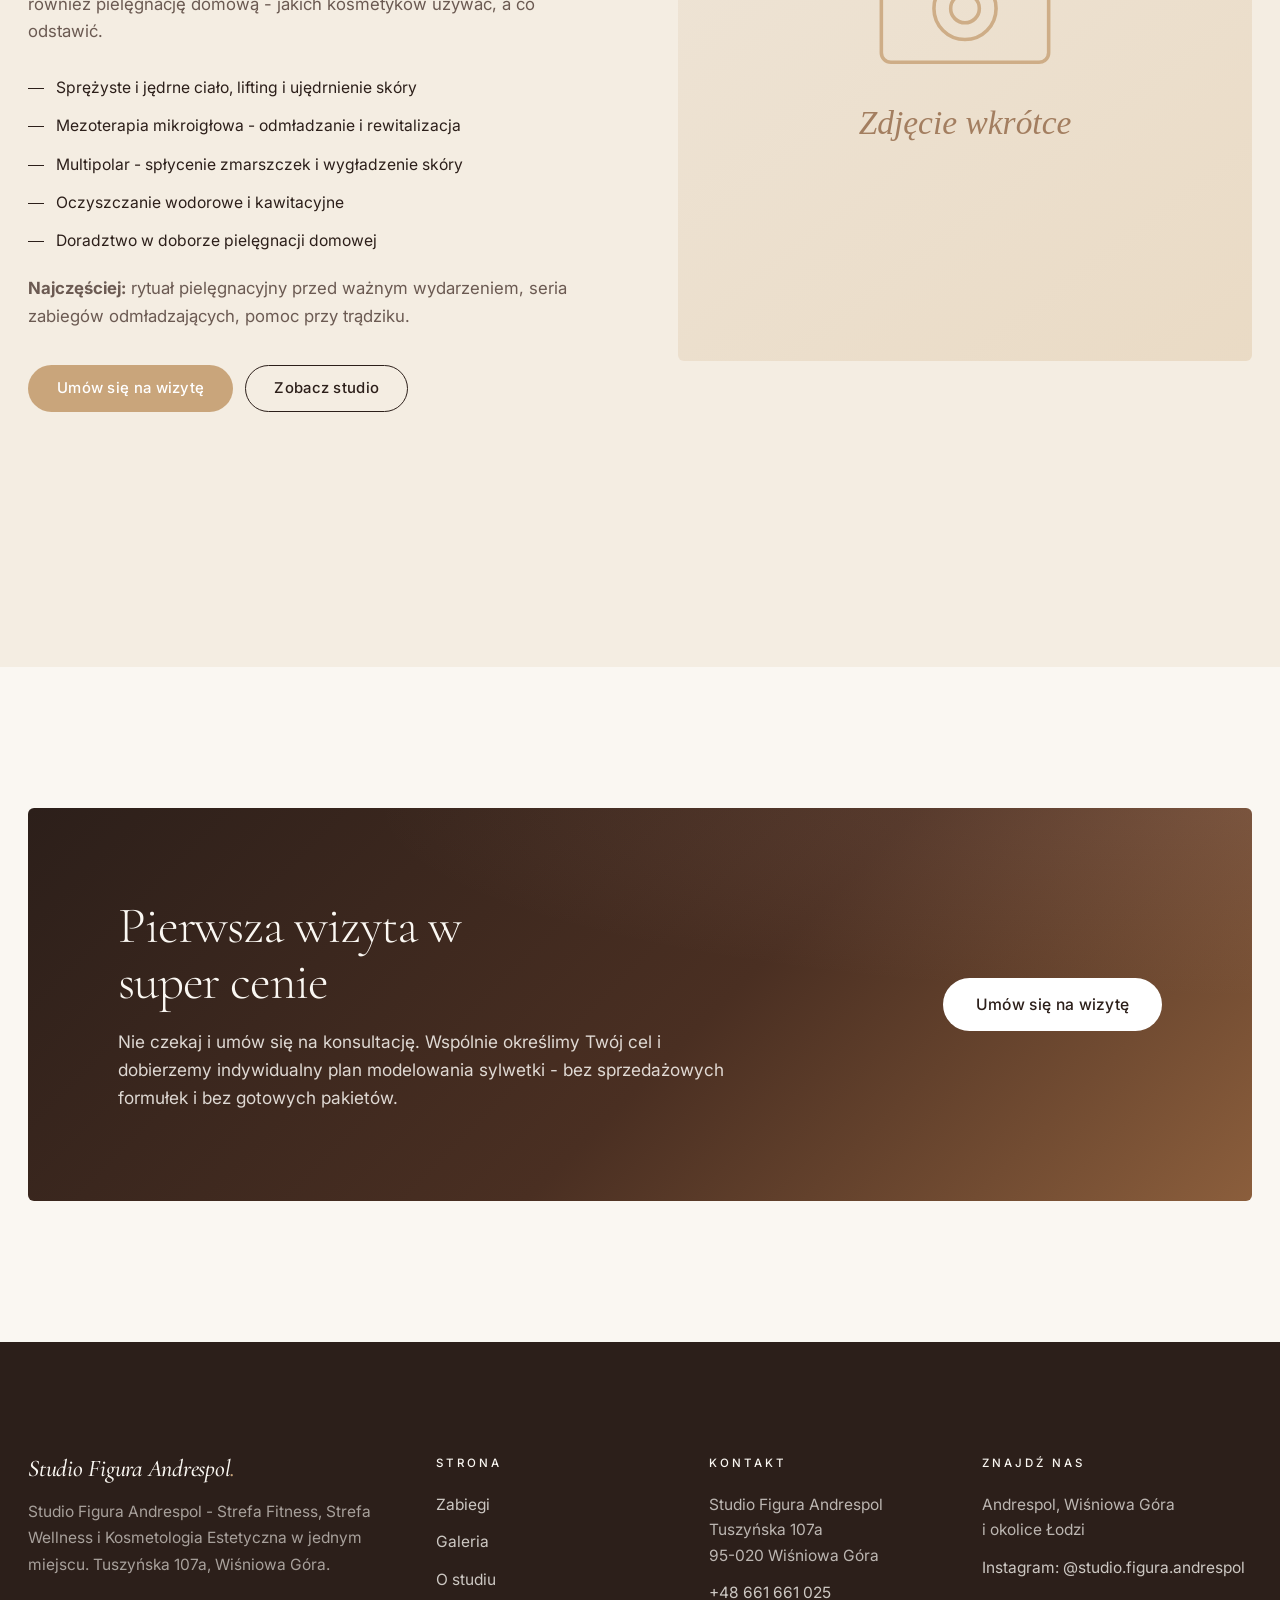
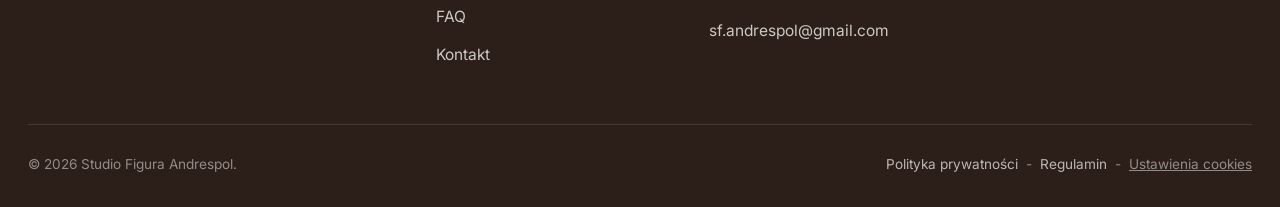
<file: oferta.html>
<!DOCTYPE html>
<html lang="pl">
<head>
  <meta charset="UTF-8" />
  <script>document.documentElement.classList.add("js")</script>
  <meta name="viewport" content="width=device-width, initial-scale=1.0" />
  <title>Oferta - Strefa Fitness, Wellness i Kosmetologia | Studio Figura Andrespol</title>
  <meta name="description" content="Oferta Studio Figura Andrespol: Strefa Fitness (Roll Shaper, modelowanie sylwetki), Strefa Wellness (LipoHIFU, elektrostymulacja, limfodrenaż) i Kosmetologia Estetyczna (HIFU, multipolar, mezoterapia)." />
  <meta name="theme-color" content="#C9A57B" />
  <link rel="icon" href="assets/favicon.svg" type="image/svg+xml" />
  <link rel="preconnect" href="https://fonts.googleapis.com" />
  <link rel="preconnect" href="https://fonts.gstatic.com" crossorigin />
  <link href="https://fonts.googleapis.com/css2?family=Cormorant+Garamond:ital,wght@0,300;0,400;0,500;0,600;1,400;1,500&display=swap" rel="stylesheet" />
  <link href="https://fonts.googleapis.com/css2?family=Inter:wght@300;400;500;600&display=swap" rel="stylesheet" />
  <link rel="stylesheet" href="style.css" />
  <meta name="robots" content="index, follow, max-image-preview:large, max-snippet:-1, max-video-preview:-1" />
  <meta name="author" content="Studio Figura Andrespol" />
  <link rel="canonical" href="https://studiofigura-andrespol.pl/oferta" />
  <meta property="og:url" content="https://studiofigura-andrespol.pl/oferta" />
  <meta property="og:type" content="website" />
  <meta property="og:locale" content="pl_PL" />
  <meta property="og:site_name" content="Studio Figura Andrespol" />
  <meta property="og:title" content="Oferta - Strefa Fitness, Wellness i Kosmetologia | Studio Figura Andrespol" />
  <meta property="og:description" content="Strefa Fitness, Strefa Wellness i Kosmetologia Estetyczna - poznaj naszą ofertę i umów się na pierwszą wizytę." />
  <meta property="og:image" content="https://studiofigura-andrespol.pl/zdjecia/modelowanie.jpg" />
  <meta property="og:image:width" content="1600" />
  <meta property="og:image:height" content="1067" />
  <meta name="twitter:card" content="summary_large_image" />
  <meta name="twitter:title" content="Oferta - Strefa Fitness, Wellness i Kosmetologia | Studio Figura Andrespol" />
  <meta name="twitter:description" content="Strefa Fitness, Strefa Wellness i Kosmetologia Estetyczna - poznaj naszą ofertę." />
  <meta name="twitter:image" content="https://studiofigura-andrespol.pl/zdjecia/modelowanie.jpg" />
  <link rel="alternate" hreflang="pl-PL" href="https://studiofigura-andrespol.pl/oferta" />
  <link rel="alternate" hreflang="x-default" href="https://studiofigura-andrespol.pl/oferta" />
</head>
<body>

  <header class="nav" role="banner">
    <div class="container nav__inner">
      <a href="index.html" class="nav__logo" aria-label="Studio Figura Andrespol - strona główna">
        <span class="nav__logo-mark">Studio Figura Andrespol<span class="nav__logo-dot" aria-hidden="true">.</span></span>
      </a>
      <nav aria-label="Główna nawigacja">
        <ul class="nav__links">
          <li><a class="nav__link" data-page="oferta"      href="oferta.html">Zabiegi</a></li>
          <li><a class="nav__link" data-page="realizacje"  href="realizacje.html">Galeria</a></li>
          <li><a class="nav__link" data-page="o-pracowni"  href="o-pracowni.html">O studiu</a></li>
          <li><a class="nav__link" data-page="faq"         href="faq.html">FAQ</a></li>
          <li><a class="nav__link" data-page="kontakt"     href="kontakt.html">Kontakt</a></li>
          <li><a class="btn btn--primary nav__cta" href="kontakt.html">Umów wizytę</a></li>
        </ul>
      </nav>
      <button class="nav__burger" aria-label="Otwórz menu" aria-expanded="false"><span></span><span></span><span></span></button>
      <div class="nav__drawer" role="dialog" aria-label="Menu mobilne">
        <a class="nav__link" href="oferta.html">Zabiegi</a>
        <a class="nav__link" href="realizacje.html">Galeria</a>
        <a class="nav__link" href="o-pracowni.html">O studiu</a>
        <a class="nav__link" href="faq.html">FAQ</a>
        <a class="nav__link" href="kontakt.html">Kontakt</a>
        <a class="btn btn--primary" href="kontakt.html">Umów wizytę</a>
      </div>
    </div>
  </header>

  <section class="subhero">
    <div class="container subhero__inner">
      <span class="eyebrow reveal">Oferta</span>
      <h1 class="reveal delay-1">Coś więcej niż siłownia</h1>
      <p class="lead reveal delay-2">Łączymy Strefę Fitness, Strefę Wellness i Kosmetologię Estetyczną - cały plan modelowania sylwetki w jednym miejscu. Każdy zabieg poprzedza krótka konsultacja, podczas której wspólnie określimy Twój cel.</p>
    </div>
  </section>

  <section class="section" id="modelowanie">
    <div class="container">
      <article class="offer-block reveal">
        <div class="offer-block__media">
          <picture><img src="assets/placeholder.svg" alt="" loading="eager" decoding="async" /></picture>
        </div>
        <div class="offer-block__body">
          <span class="eyebrow">01 - Strefa Fitness</span>
          <h2>Modelowanie sylwetki - efektywny trening na nowoczesnych urządzeniach</h2>
          <p>Pozbądź się kilogramów i cellulitu na naszym Roll Shaperze, który przyjemnie masując Twoje ciało, spłyci nieestetyczne rozstępy oraz wymodeluje pośladki. Pracujemy także na sprawdzonych platformach Studio Figura: Vacu Shaperze, Body Rollu i Roll Starze - to trening, który wykonuje się leżąc lub siedząc, a Twoja sylwetka pracuje za Ciebie.</p>
          <p>Zabiegi pomagają we wzmocnieniu mięśni, poprawie krążenia, spadku obwodów ciała, intensywnej utracie masy ciała oraz w poprawie pracy serca i płuc. Idealne rozwiązanie dla kobiet, które nie lubią siłowni albo mają mało czasu - już po kilku wizytach widać różnicę w lustrze i w pomiarach.</p>
          <ul class="offer-block__list">
            <li>Wzmocnienie mięśni i poprawa krążenia</li>
            <li>Spadek obwodów ciała i intensywna utrata masy ciała</li>
            <li>Poprawa pracy serca i płuc</li>
            <li>Redukcja cellulitu i wymodelowanie pośladków</li>
            <li>Pomiary obwodów i zdjęcia kontrolne przed i po serii</li>
          </ul>
          <p class="muted"><strong>Najczęściej:</strong> redukcja obwodów ud i brzucha, walka z cellulitem, ujędrnienie skóry po porodzie lub po zrzuceniu wagi.</p>
          <div class="offer-block__cta">
            <a class="btn btn--primary" href="kontakt.html">Umów się na wizytę</a>
            <a class="btn btn--ghost" href="realizacje.html">Zobacz studio</a>
          </div>
        </div>
      </article>
    </div>
  </section>

  <section class="section section--soft" id="hifu">
    <div class="container">
      <article class="offer-block offer-block--reverse reveal">
        <div class="offer-block__media">
          <picture><img src="assets/placeholder.svg" alt="" loading="eager" decoding="async" /></picture>
        </div>
        <div class="offer-block__body">
          <span class="eyebrow">02 - Kosmetologia Estetyczna</span>
          <h2>HIFU - lifting bez skalpela, dla jędrnej skóry i pięknego konturu</h2>
          <p>Spłycający zmarszczki HIFU to wszystko bez ingerencji w Twoje ciało za pomocą skalpela i konieczności przeprowadzenia drogich operacji. Skoncentrowane ultradźwięki pobudzają skórę do produkcji nowego kolagenu - skóra staje się bardziej napięta, a kontur twarzy bardziej wyraźny.</p>
          <p>Zabieg trwa zwykle 45 - 60 minut. Pierwsze efekty widać po kilku tygodniach, a pełny rezultat - po 2 - 3 miesiącach, gdy skóra zdąży zbudować nowy kolagen. Dla utrzymania efektu wystarczy powtórka raz w roku.</p>
          <ul class="offer-block__list">
            <li>Lifting i ujędrnienie skóry twarzy, szyi i dekoltu</li>
            <li>Spłycenie zmarszczek i wzmożenie produkcji kolagenu</li>
            <li>Wygładzenie skóry i wymodelowanie linii żuchwy</li>
            <li>Bez rekonwalescencji - po zabiegu wracasz do codzienności</li>
            <li>Bezpieczna alternatywa dla zabiegów chirurgicznych</li>
          </ul>
          <p class="muted"><strong>Dla kogo:</strong> kobiety od ok. 30. roku życia, u których pojawiają się pierwsze oznaki utraty jędrności skóry.</p>
          <div class="offer-block__cta">
            <a class="btn btn--primary" href="kontakt.html">Umów się na wizytę</a>
            <a class="btn btn--ghost" href="faq.html">FAQ o HIFU</a>
          </div>
        </div>
      </article>
    </div>
  </section>

  <section class="section" id="lipohifu">
    <div class="container">
      <article class="offer-block reveal">
        <div class="offer-block__media">
          <picture><img src="assets/placeholder.svg" alt="" loading="eager" decoding="async" /></picture>
        </div>
        <div class="offer-block__body">
          <span class="eyebrow">03 - Strefa Wellness</span>
          <h2>LipoHIFU - efektowne odchudzanie bez ruszania się z miejsca</h2>
          <p>Intensywne odchudzanie nie ruszając się nawet z miejsca - w Studio Figura to możliwe! LipoHIFU to skoncentrowane ultradźwięki działające na warstwę tkanki tłuszczowej. W bezbolesny i nieinwazyjny sposób zadbamy o Twoją sylwetkę, gdy Ty będziesz oddawać się chwili relaksu.</p>
          <p>Zabieg nie wymaga znieczulenia ani rekonwalescencji. Już po jednej sesji widać zmianę w pomiarach, a pełny efekt rozwija się w ciągu 6 - 8 tygodni. To dobre rozwiązanie dla "opornych" partii ciała, które nie reagują na dietę i ćwiczenia.</p>
          <ul class="offer-block__list">
            <li>Brzuch - redukcja tzw. "oponki" i fałdów</li>
            <li>Uda - "boczki" i wewnętrzna strona ud</li>
            <li>Ramiona - "pelikanki" pod ramionami</li>
            <li>Plecy i okolice biustonosza</li>
            <li>Usuwanie toksyn i likwidacja obrzęków</li>
          </ul>
          <p class="muted"><strong>Dla kogo:</strong> kobiety z prawidłową masą ciała, które chcą popracować nad konkretnym, opornym obszarem.</p>
          <div class="offer-block__cta">
            <a class="btn btn--primary" href="kontakt.html">Umów się na wizytę</a>
            <a class="btn btn--ghost" href="faq.html">FAQ o LipoHIFU</a>
          </div>
        </div>
      </article>
    </div>
  </section>

  <section class="section section--soft" id="kosmetologia">
    <div class="container">
      <article class="offer-block offer-block--reverse reveal">
        <div class="offer-block__media">
          <picture><img src="assets/placeholder.svg" alt="" loading="eager" decoding="async" /></picture>
        </div>
        <div class="offer-block__body">
          <span class="eyebrow">04 - Kosmetologia Estetyczna</span>
          <h2>Nieinwazyjne zabiegi upiększające twarz i ciało</h2>
          <p>Kosmetologia estetyczna Studio Figura to cała gama nieinwazyjnych zabiegów upiększających zarówno twarz, jak i inne partie ciała. Po krótkiej rozmowie i analizie skóry dobieramy plan indywidualnie - pracujemy zarówno z młodszymi cerami (oczyszczanie, walka z trądzikiem, nawilżanie), jak i ze skórą dojrzałą (zabiegi odmładzające, ujędrniające, rozjaśniające przebarwienia).</p>
          <p>Stawiamy na zabiegi, które dają widoczny efekt już po jednej wizycie - i te, które warto powtarzać w serii dla trwałego rezultatu. Doradzamy również pielęgnację domową - jakich kosmetyków używać, a co odstawić.</p>
          <ul class="offer-block__list">
            <li>Sprężyste i jędrne ciało, lifting i ujędrnienie skóry</li>
            <li>Mezoterapia mikroigłowa - odmładzanie i rewitalizacja</li>
            <li>Multipolar - spłycenie zmarszczek i wygładzenie skóry</li>
            <li>Oczyszczanie wodorowe i kawitacyjne</li>
            <li>Doradztwo w doborze pielęgnacji domowej</li>
          </ul>
          <p class="muted"><strong>Najczęściej:</strong> rytuał pielęgnacyjny przed ważnym wydarzeniem, seria zabiegów odmładzających, pomoc przy trądziku.</p>
          <div class="offer-block__cta">
            <a class="btn btn--primary" href="kontakt.html">Umów się na wizytę</a>
            <a class="btn btn--ghost" href="realizacje.html">Zobacz studio</a>
          </div>
        </div>
      </article>
    </div>
  </section>

  <section class="section">
    <div class="container">
      <div class="cta-banner reveal">
        <div>
          <h2>Pierwsza wizyta w super cenie</h2>
          <p>Nie czekaj i umów się na konsultację. Wspólnie określimy Twój cel i dobierzemy indywidualny plan modelowania sylwetki - bez sprzedażowych formułek i bez gotowych pakietów.</p>
        </div>
        <a class="btn btn--light btn--lg" href="kontakt.html">Umów się na wizytę</a>
      </div>
    </div>
  </section>

  <footer class="footer" role="contentinfo">
    <div class="container">
      <div class="footer__top">
        <div class="footer__brand">
          <span class="nav__logo-mark">Studio Figura Andrespol<span class="nav__logo-dot" aria-hidden="true">.</span></span>
          <p>Studio Figura Andrespol - Strefa Fitness, Strefa Wellness i Kosmetologia Estetyczna w jednym miejscu. Tuszyńska 107a, Wiśniowa Góra.</p>
        </div>
        <div class="footer__col"><h5>Strona</h5>
          <ul>
            <li><a href="oferta.html">Zabiegi</a></li>
            <li><a href="realizacje.html">Galeria</a></li>
            <li><a href="o-pracowni.html">O studiu</a></li>
            <li><a href="faq.html">FAQ</a></li>
            <li><a href="kontakt.html">Kontakt</a></li>
          </ul>
        </div>
        <div class="footer__col"><h5>Kontakt</h5>
          <ul>
            <li>Studio Figura Andrespol<br/>Tuszyńska 107a<br/>95-020 Wiśniowa Góra</li>
            <li><a href="tel:+48661661025">+48 661 661 025</a></li>
            <li><a href="mailto:sf.andrespol@gmail.com">sf.andrespol@gmail.com</a></li>
          </ul>
        </div>
        <div class="footer__col"><h5>Znajdź nas</h5>
          <ul>
            <li>Andrespol, Wiśniowa Góra<br/>i okolice Łodzi</li>
            <li><a href="https://www.instagram.com/studio.figura.andrespol/" rel="noopener" target="_blank">Instagram: @studio.figura.andrespol</a></li>
          </ul>
        </div>
      </div>
      <div class="footer__bottom">
        <span>© <span id="year">2025</span> Studio Figura Andrespol.</span>
        <span><a href="polityka-prywatnosci.html">Polityka prywatności</a> &nbsp;-&nbsp; <a href="regulamin.html">Regulamin</a> &nbsp;-&nbsp; <button type="button" class="cookie__settings-link" data-cookie-settings>Ustawienia cookies</button></span>
      </div>
    </div>
  </footer>

  <script src="main.js" defer></script>
  <script src="kontaktio.js" defer
    data-kontaktio
    data-client="sfa"
    data-backend="https://chatbot-backend-x2cy.onrender.com"
    data-theme='{"headerBg":"#2C1F1A","headerText":"#FAF7F2","widgetBg":"#FAF7F2","inputBg":"#FFFFFF","inputText":"#2C1F1A","buttonBg":"#C9A57B","buttonText":"#FFFFFF","botBubbleBg":"#F0E8DD","botBubbleText":"#2C1F1A","userBubbleBg":"#C9A57B","userBubbleText":"#FFFFFF"}'
  ></script>
</body>
</html>
</file>
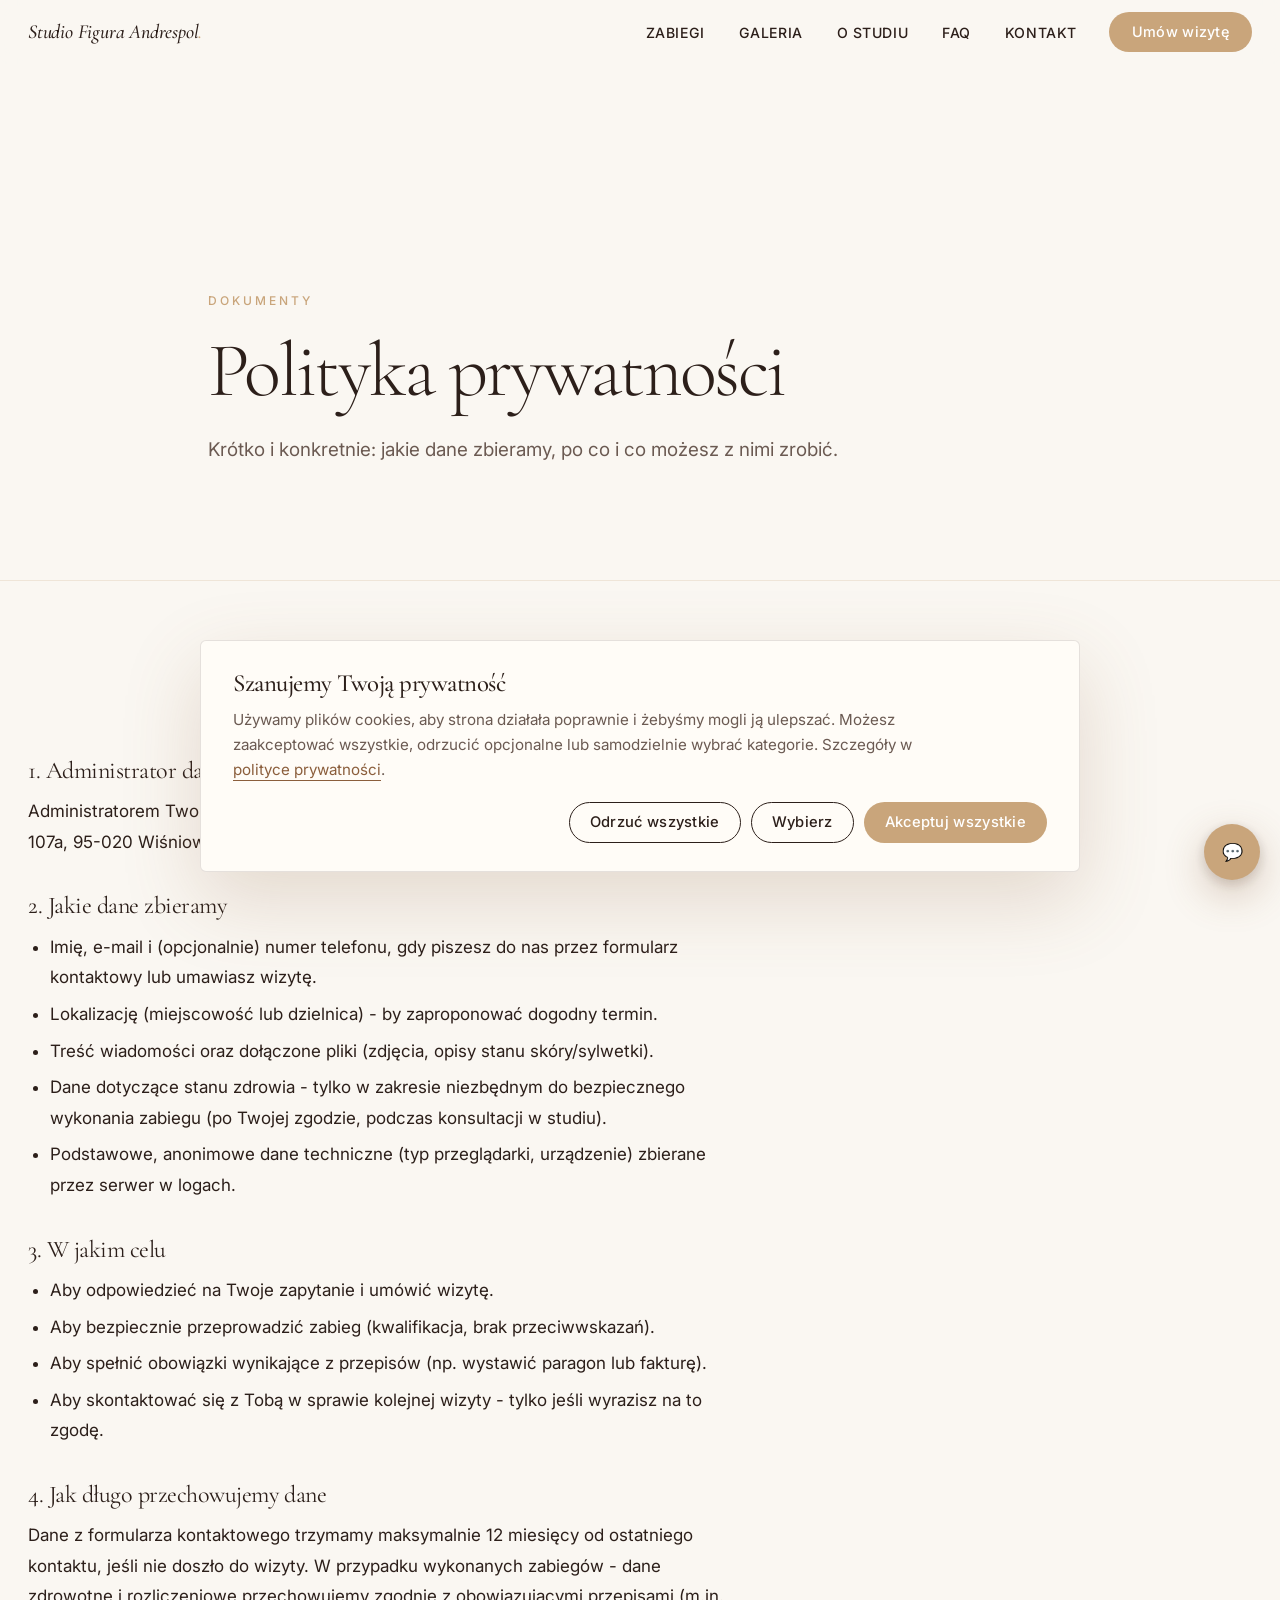
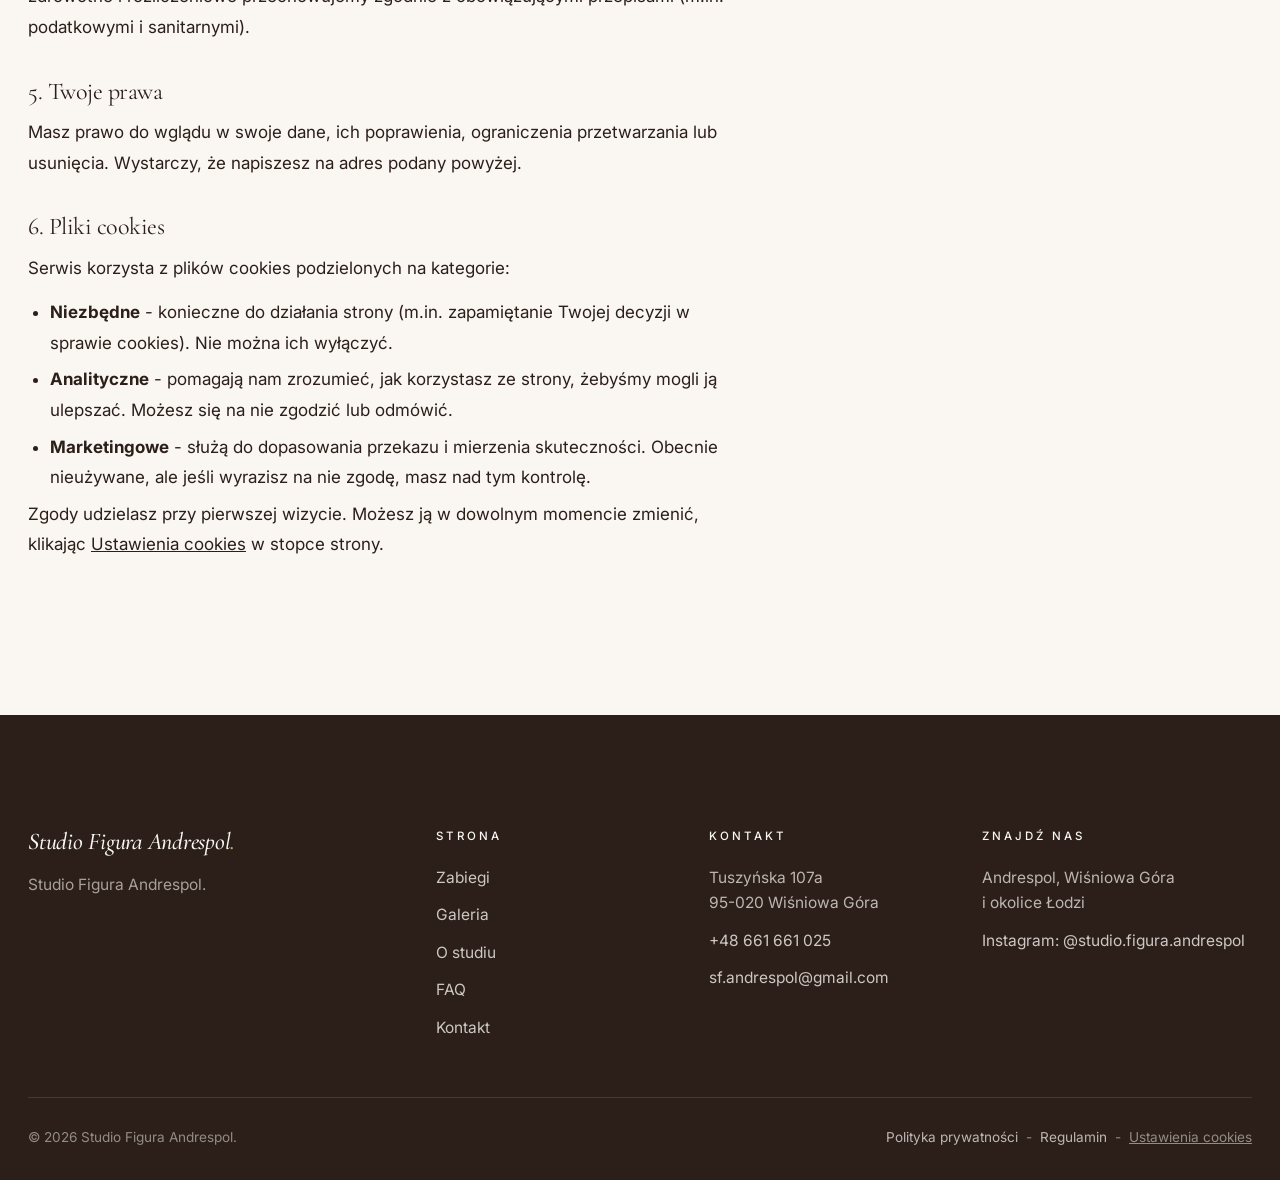
<file: polityka-prywatnosci.html>
<!DOCTYPE html>
<html lang="pl">
<head>
  <meta charset="UTF-8" />
  <script>document.documentElement.classList.add("js")</script>
  <meta name="viewport" content="width=device-width, initial-scale=1.0" />
  <title>Polityka prywatności | Studio Figura Andrespol</title>
  <meta name="description" content="Polityka prywatności serwisu Studio Figura Andrespol - jak przetwarzamy dane kontaktowe osób piszących i umawiających się na zabiegi." />
  <meta name="theme-color" content="#C9A57B" />
  <meta name="robots" content="noindex,follow" />
  <link rel="icon" href="assets/favicon.svg" type="image/svg+xml" />
  <link rel="preconnect" href="https://fonts.googleapis.com" />
  <link rel="preconnect" href="https://fonts.gstatic.com" crossorigin />
  <link href="https://fonts.googleapis.com/css2?family=Cormorant+Garamond:ital,wght@0,300;0,400;0,500;0,600;1,400;1,500&display=swap" rel="stylesheet" />
  <link href="https://fonts.googleapis.com/css2?family=Inter:wght@300;400;500;600&display=swap" rel="stylesheet" />
  <link rel="stylesheet" href="style.css" />
  <meta name="author" content="Studio Figura Andrespol" />
  <link rel="canonical" href="https://studiofigura-andrespol.pl/polityka-prywatnosci" />
  <meta property="og:url" content="https://studiofigura-andrespol.pl/polityka-prywatnosci" />
  <meta property="og:type" content="website" />
  <meta property="og:locale" content="pl_PL" />
  <meta property="og:site_name" content="Studio Figura Andrespol" />
  <meta property="og:title" content="Polityka prywatności | Studio Figura Andrespol" />
  <meta property="og:description" content="Polityka prywatności Studio Figura Andrespol - jak przetwarzamy dane osób piszących i umawiających się na zabiegi." />
  <meta property="og:image" content="https://studiofigura-andrespol.pl/zdjecia/hero.jpg" />
  <meta property="og:image:width" content="1600" />
  <meta property="og:image:height" content="1067" />
  <meta name="twitter:card" content="summary_large_image" />
  <meta name="twitter:title" content="Polityka prywatności | Studio Figura Andrespol" />
  <meta name="twitter:description" content="Polityka prywatności Studio Figura Andrespol - jak przetwarzamy dane kontaktowe." />
  <meta name="twitter:image" content="https://studiofigura-andrespol.pl/zdjecia/hero.jpg" />
  <link rel="alternate" hreflang="pl-PL" href="https://studiofigura-andrespol.pl/polityka-prywatnosci" />
  <link rel="alternate" hreflang="x-default" href="https://studiofigura-andrespol.pl/polityka-prywatnosci" />
</head>
<body>

  <header class="nav" role="banner">
    <div class="container nav__inner">
      <a href="index.html" class="nav__logo" aria-label="Studio Figura Andrespol - strona główna">
        <span class="nav__logo-mark">Studio Figura Andrespol<span class="nav__logo-dot" aria-hidden="true">.</span></span>
      </a>
      <nav aria-label="Główna nawigacja">
        <ul class="nav__links">
          <li><a class="nav__link" data-page="oferta"      href="oferta.html">Zabiegi</a></li>
          <li><a class="nav__link" data-page="realizacje"  href="realizacje.html">Galeria</a></li>
          <li><a class="nav__link" data-page="o-pracowni"  href="o-pracowni.html">O studiu</a></li>
          <li><a class="nav__link" data-page="faq"         href="faq.html">FAQ</a></li>
          <li><a class="nav__link" data-page="kontakt"     href="kontakt.html">Kontakt</a></li>
          <li><a class="btn btn--primary nav__cta" href="kontakt.html">Umów wizytę</a></li>
        </ul>
      </nav>
      <button class="nav__burger" aria-label="Otwórz menu" aria-expanded="false"><span></span><span></span><span></span></button>
      <div class="nav__drawer" role="dialog" aria-label="Menu mobilne">
        <a class="nav__link" href="oferta.html">Zabiegi</a>
        <a class="nav__link" href="realizacje.html">Galeria</a>
        <a class="nav__link" href="o-pracowni.html">O studiu</a>
        <a class="nav__link" href="faq.html">FAQ</a>
        <a class="nav__link" href="kontakt.html">Kontakt</a>
        <a class="btn btn--primary" href="kontakt.html">Umów wizytę</a>
      </div>
    </div>
  </header>

  <section class="subhero">
    <div class="container subhero__inner">
      <span class="eyebrow">Dokumenty</span>
      <h1>Polityka prywatności</h1>
      <p class="lead">Krótko i konkretnie: jakie dane zbieramy, po co i co możesz z nimi zrobić.</p>
    </div>
  </section>

  <section class="section">
    <div class="container">
      <article class="prose">
        <h2>1. Administrator danych</h2>
        <p>Administratorem Twoich danych osobowych jest <strong>Studio Figura Andrespol</strong>, Tuszyńska 107a, 95-020 Wiśniowa Góra. Kontakt: <a href="mailto:sf.andrespol@gmail.com">sf.andrespol@gmail.com</a>, <a href="tel:+48661661025">+48 661 661 025</a>.</p>

        <h2>2. Jakie dane zbieramy</h2>
        <ul>
          <li>Imię, e-mail i (opcjonalnie) numer telefonu, gdy piszesz do nas przez formularz kontaktowy lub umawiasz wizytę.</li>
          <li>Lokalizację (miejscowość lub dzielnica) - by zaproponować dogodny termin.</li>
          <li>Treść wiadomości oraz dołączone pliki (zdjęcia, opisy stanu skóry/sylwetki).</li>
          <li>Dane dotyczące stanu zdrowia - tylko w zakresie niezbędnym do bezpiecznego wykonania zabiegu (po Twojej zgodzie, podczas konsultacji w studiu).</li>
          <li>Podstawowe, anonimowe dane techniczne (typ przeglądarki, urządzenie) zbierane przez serwer w logach.</li>
        </ul>

        <h2>3. W jakim celu</h2>
        <ul>
          <li>Aby odpowiedzieć na Twoje zapytanie i umówić wizytę.</li>
          <li>Aby bezpiecznie przeprowadzić zabieg (kwalifikacja, brak przeciwwskazań).</li>
          <li>Aby spełnić obowiązki wynikające z przepisów (np. wystawić paragon lub fakturę).</li>
          <li>Aby skontaktować się z Tobą w sprawie kolejnej wizyty - tylko jeśli wyrazisz na to zgodę.</li>
        </ul>

        <h2>4. Jak długo przechowujemy dane</h2>
        <p>Dane z formularza kontaktowego trzymamy maksymalnie 12 miesięcy od ostatniego kontaktu, jeśli nie doszło do wizyty. W przypadku wykonanych zabiegów - dane zdrowotne i rozliczeniowe przechowujemy zgodnie z obowiązującymi przepisami (m.in. podatkowymi i sanitarnymi).</p>

        <h2>5. Twoje prawa</h2>
        <p>Masz prawo do wglądu w swoje dane, ich poprawienia, ograniczenia przetwarzania lub usunięcia. Wystarczy, że napiszesz na adres podany powyżej.</p>

        <h2>6. Pliki cookies</h2>
        <p>Serwis korzysta z plików cookies podzielonych na kategorie:</p>
        <ul>
          <li><strong>Niezbędne</strong> - konieczne do działania strony (m.in. zapamiętanie Twojej decyzji w sprawie cookies). Nie można ich wyłączyć.</li>
          <li><strong>Analityczne</strong> - pomagają nam zrozumieć, jak korzystasz ze strony, żebyśmy mogli ją ulepszać. Możesz się na nie zgodzić lub odmówić.</li>
          <li><strong>Marketingowe</strong> - służą do dopasowania przekazu i mierzenia skuteczności. Obecnie nieużywane, ale jeśli wyrazisz na nie zgodę, masz nad tym kontrolę.</li>
        </ul>
        <p>Zgody udzielasz przy pierwszej wizycie. Możesz ją w dowolnym momencie zmienić, klikając <button type="button" class="cookie__settings-link" data-cookie-settings>Ustawienia cookies</button> w stopce strony.</p>
      </article>
    </div>
  </section>

  <footer class="footer" role="contentinfo">
    <div class="container">
      <div class="footer__top">
        <div class="footer__brand">
          <span class="nav__logo-mark">Studio Figura Andrespol<span class="nav__logo-dot" aria-hidden="true">.</span></span>
          <p>Studio Figura Andrespol.</p>
        </div>
        <div class="footer__col"><h5>Strona</h5>
          <ul>
            <li><a href="oferta.html">Zabiegi</a></li>
            <li><a href="realizacje.html">Galeria</a></li>
            <li><a href="o-pracowni.html">O studiu</a></li>
            <li><a href="faq.html">FAQ</a></li>
            <li><a href="kontakt.html">Kontakt</a></li>
          </ul>
        </div>
        <div class="footer__col"><h5>Kontakt</h5>
          <ul>
            <li>Tuszyńska 107a<br/>95-020 Wiśniowa Góra</li>
            <li><a href="tel:+48661661025">+48 661 661 025</a></li>
            <li><a href="mailto:sf.andrespol@gmail.com">sf.andrespol@gmail.com</a></li>
          </ul>
        </div>
        <div class="footer__col"><h5>Znajdź nas</h5>
          <ul>
            <li>Andrespol, Wiśniowa Góra<br/>i okolice Łodzi</li>
            <li><a href="https://www.instagram.com/studio.figura.andrespol/" rel="noopener" target="_blank">Instagram: @studio.figura.andrespol</a></li>
          </ul>
        </div>
      </div>
      <div class="footer__bottom">
        <span>© <span id="year">2025</span> Studio Figura Andrespol.</span>
        <span><a href="polityka-prywatnosci.html">Polityka prywatności</a> &nbsp;-&nbsp; <a href="regulamin.html">Regulamin</a> &nbsp;-&nbsp; <button type="button" class="cookie__settings-link" data-cookie-settings>Ustawienia cookies</button></span>
      </div>
    </div>
  </footer>

  <script src="main.js" defer></script>
  <script src="kontaktio.js" defer
    data-kontaktio
    data-client="sfa"
    data-backend="https://chatbot-backend-x2cy.onrender.com"
    data-theme='{"headerBg":"#2C1F1A","headerText":"#FAF7F2","widgetBg":"#FAF7F2","inputBg":"#FFFFFF","inputText":"#2C1F1A","buttonBg":"#C9A57B","buttonText":"#FFFFFF","botBubbleBg":"#F0E8DD","botBubbleText":"#2C1F1A","userBubbleBg":"#C9A57B","userBubbleText":"#FFFFFF"}'
  ></script>
</body>
</html>
</file>
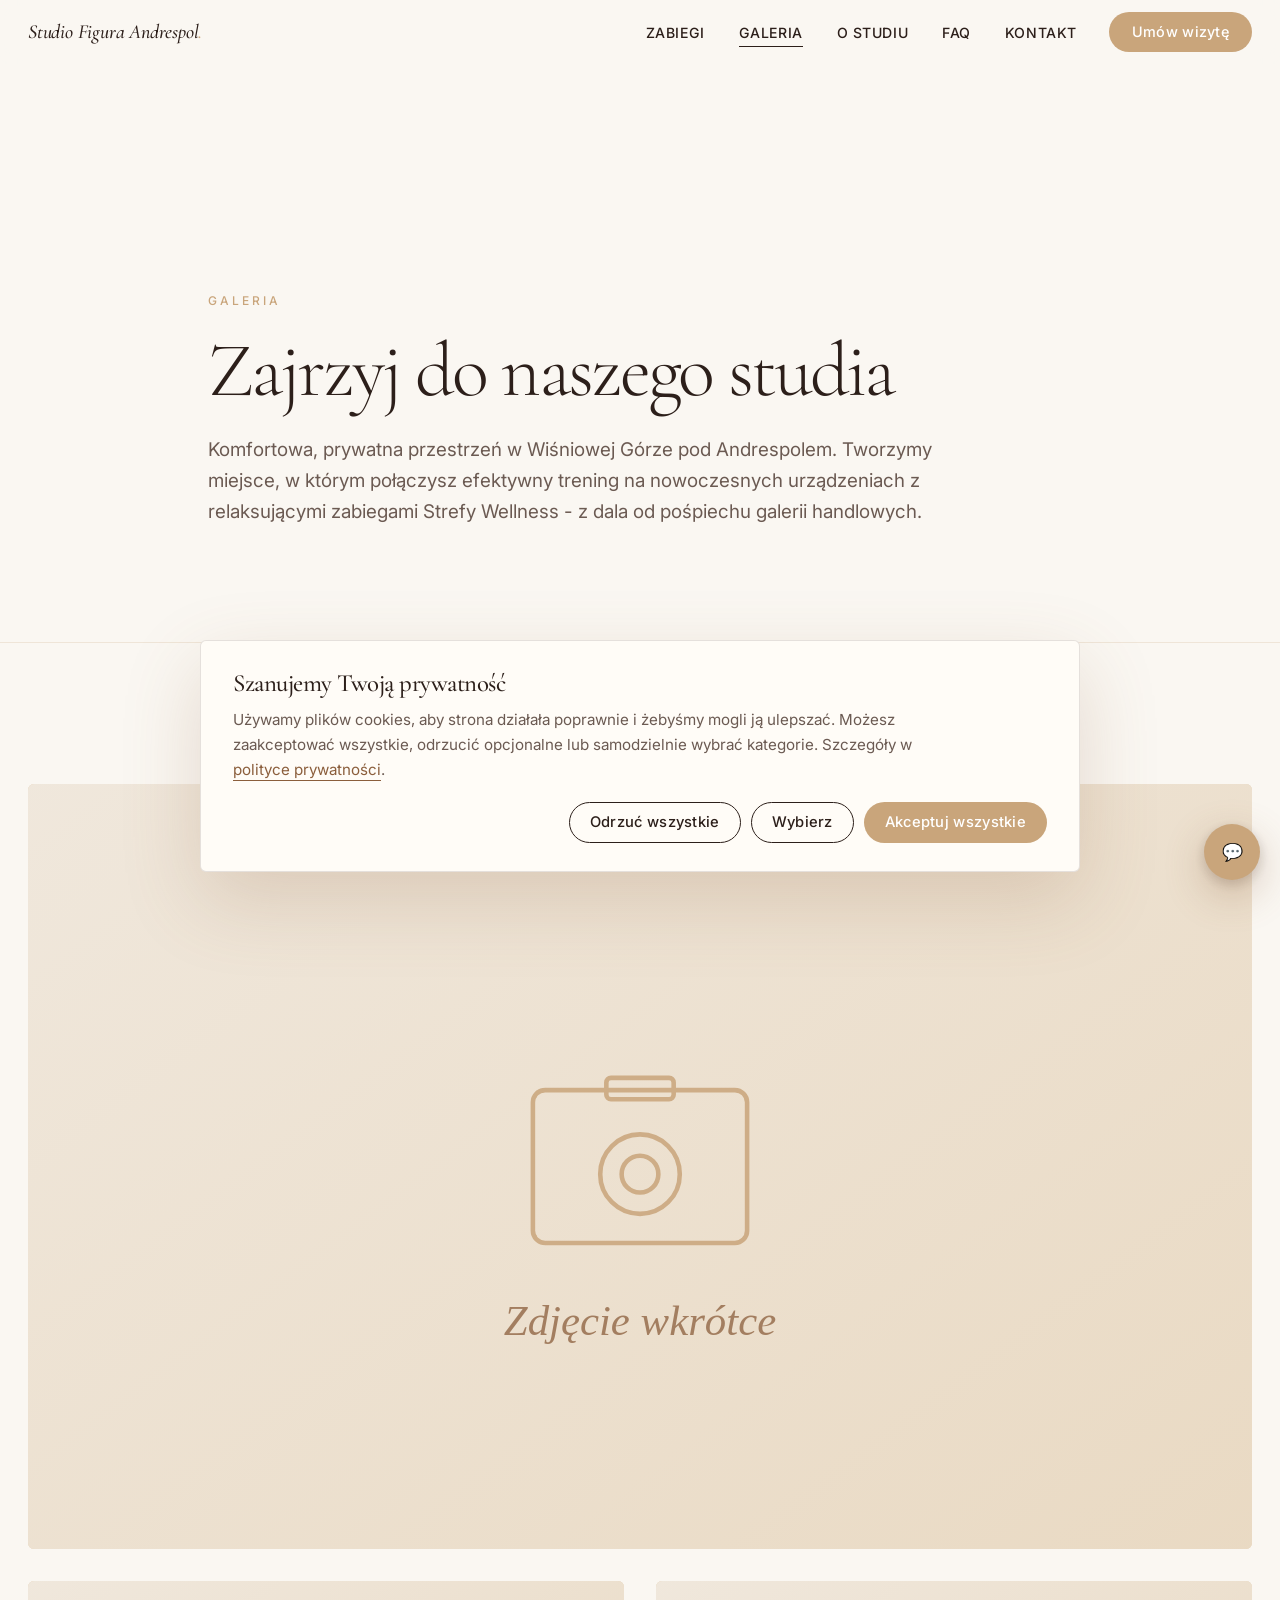
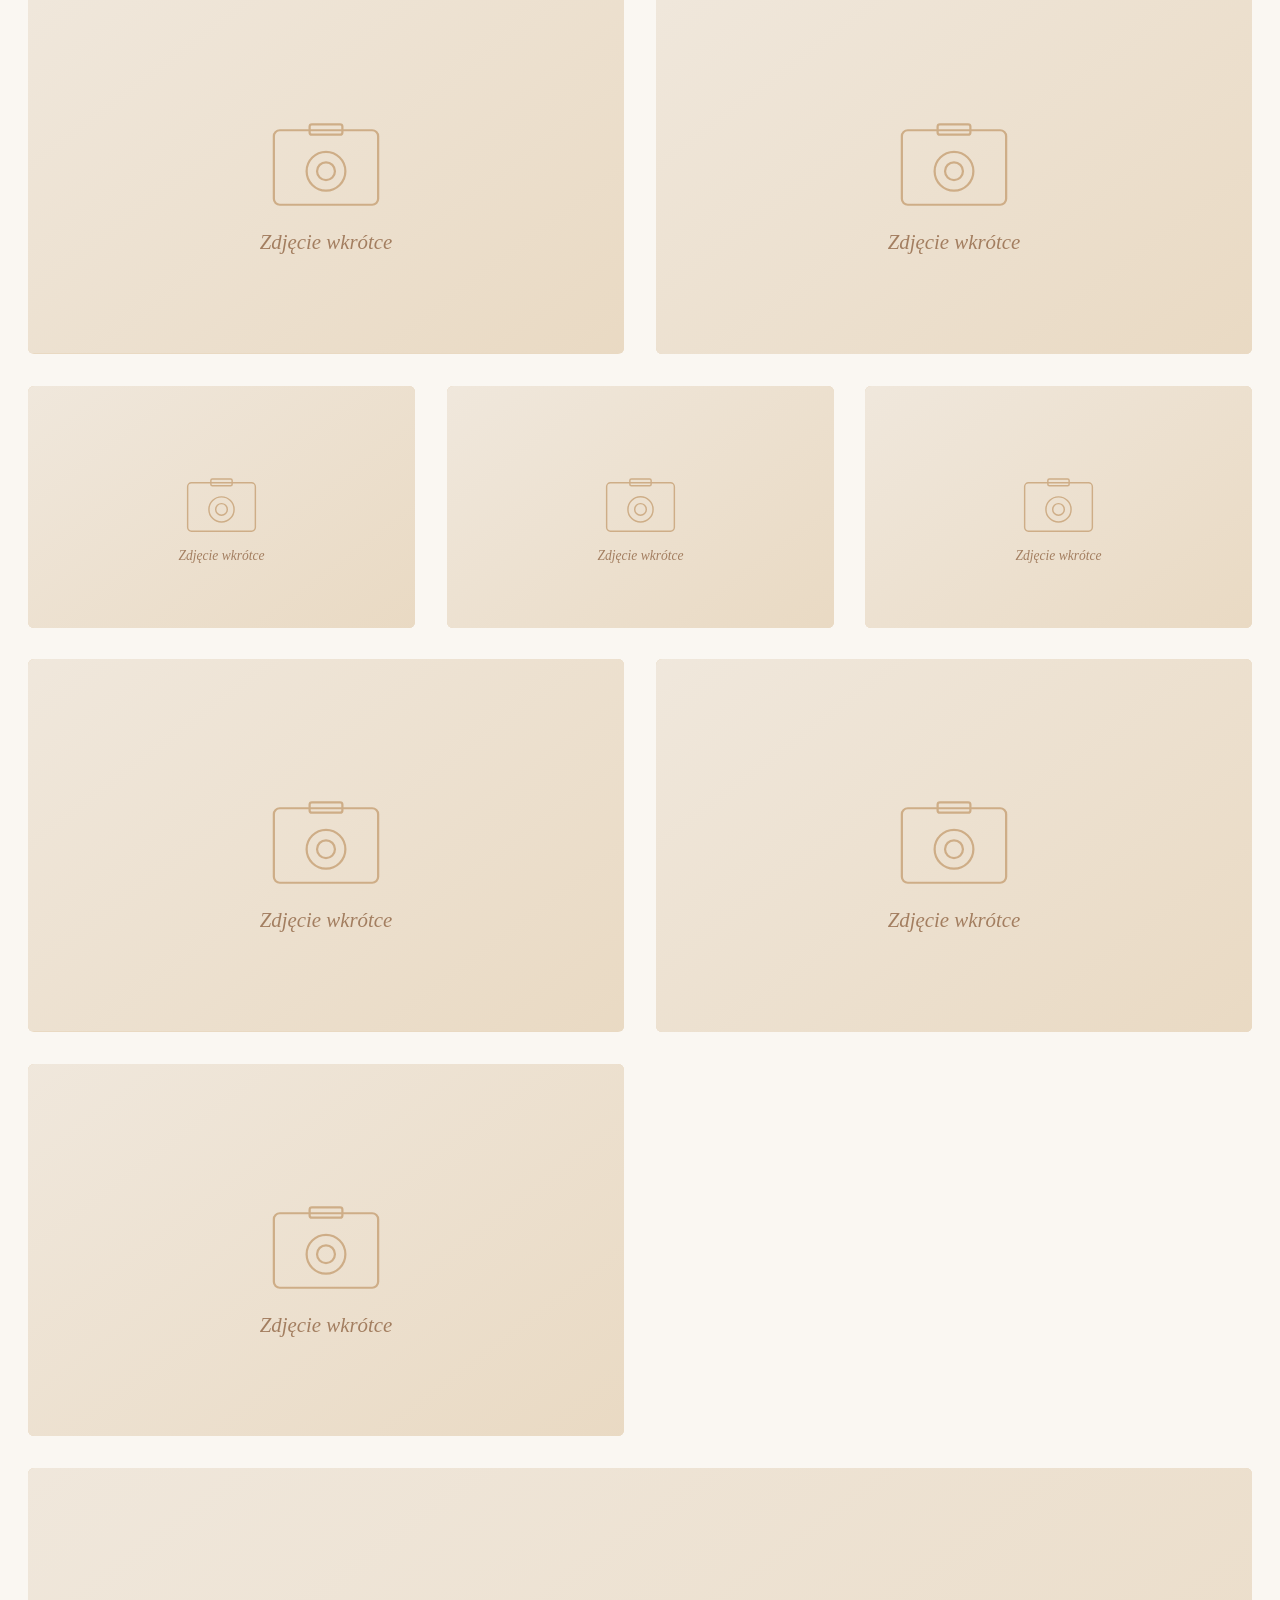
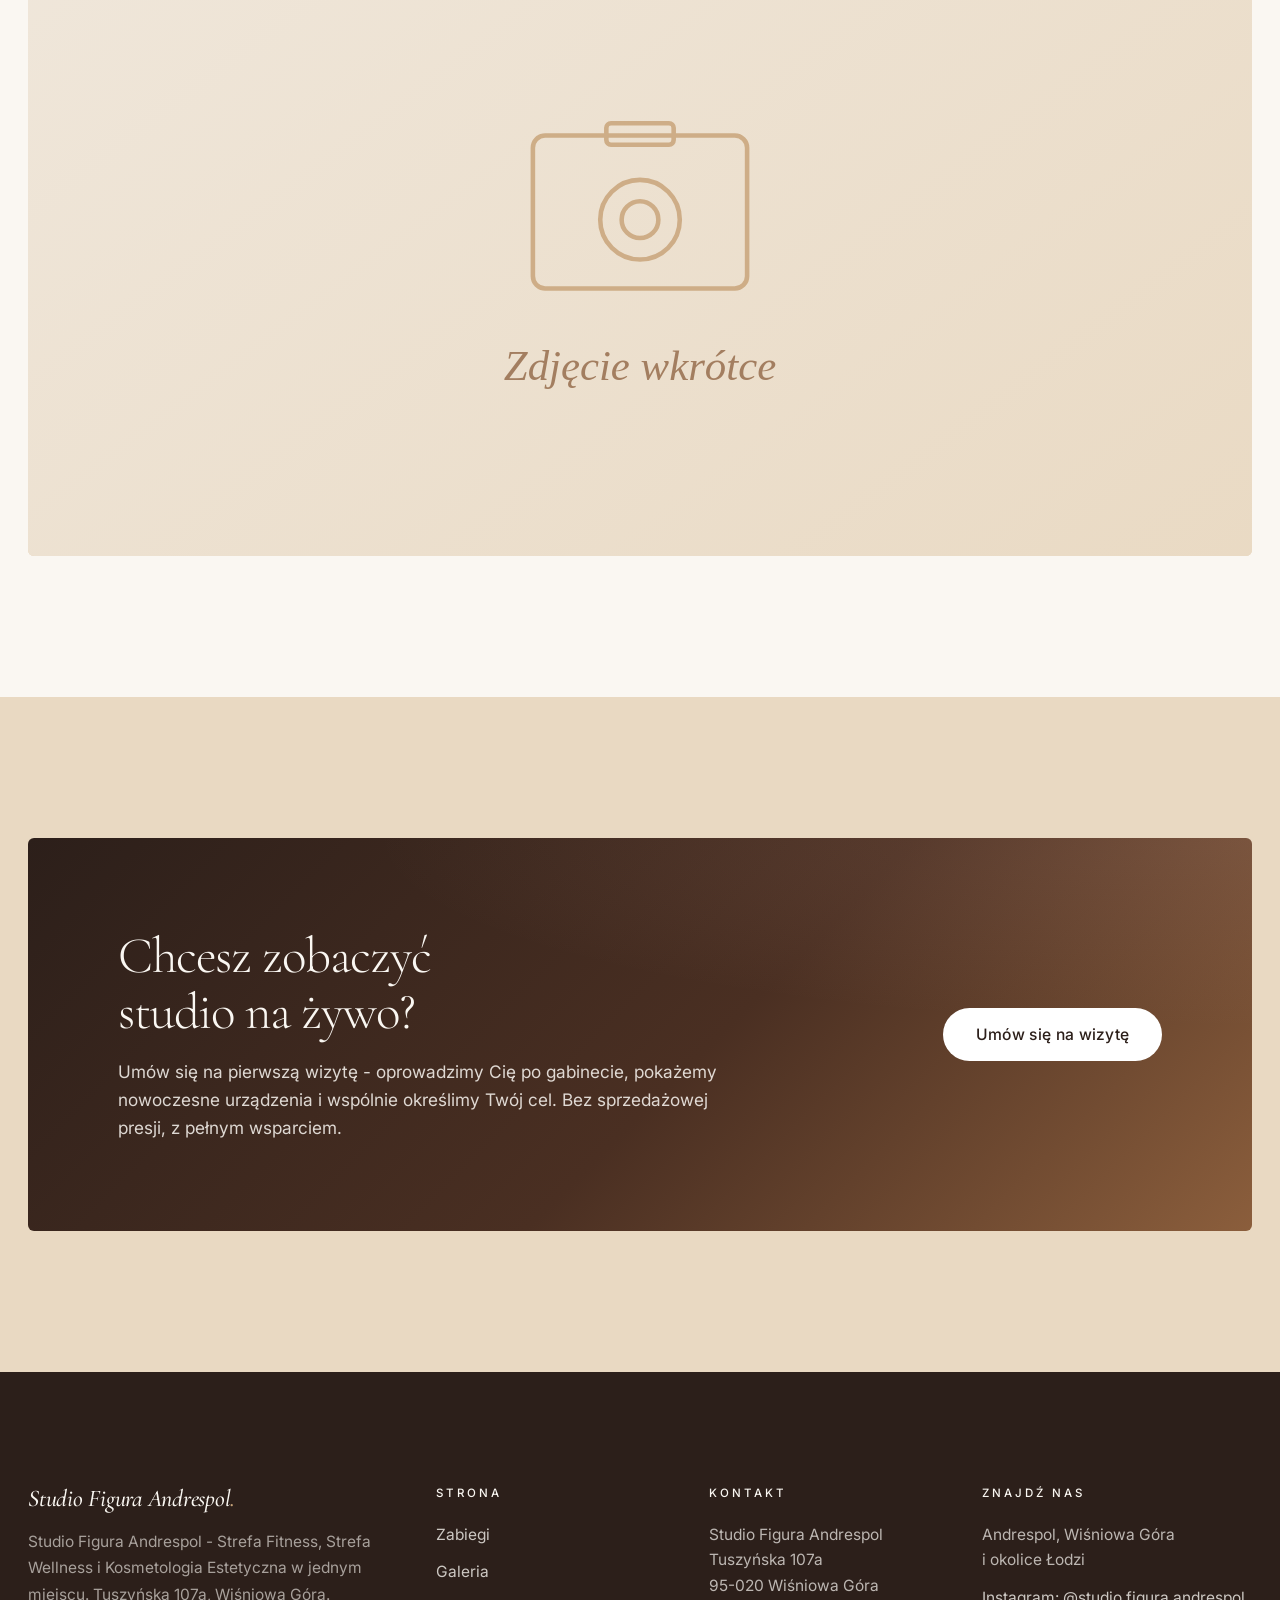
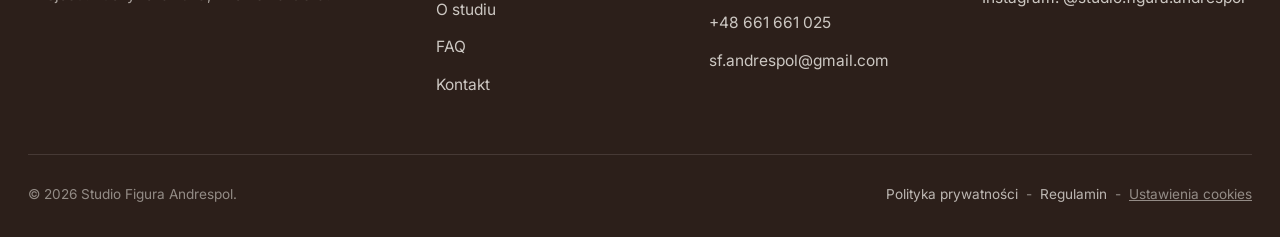
<file: realizacje.html>
<!DOCTYPE html>
<html lang="pl">
<head>
  <meta charset="UTF-8" />
  <script>document.documentElement.classList.add("js")</script>
  <meta name="viewport" content="width=device-width, initial-scale=1.0" />
  <title>Galeria - wnętrze studia i strefy zabiegowe | Studio Figura Andrespol</title>
  <meta name="description" content="Galeria Studio Figura Andrespol - zajrzyj do naszego studia w Wiśniowej Górze: Strefa Fitness, Strefa Wellness i Kosmetologia Estetyczna." />
  <meta name="theme-color" content="#C9A57B" />
  <link rel="icon" href="assets/favicon.svg" type="image/svg+xml" />
  <link rel="preconnect" href="https://fonts.googleapis.com" />
  <link rel="preconnect" href="https://fonts.gstatic.com" crossorigin />
  <link href="https://fonts.googleapis.com/css2?family=Cormorant+Garamond:ital,wght@0,300;0,400;0,500;0,600;1,400;1,500&display=swap" rel="stylesheet" />
  <link href="https://fonts.googleapis.com/css2?family=Inter:wght@300;400;500;600&display=swap" rel="stylesheet" />
  <link rel="stylesheet" href="style.css" />
  <meta name="robots" content="index, follow, max-image-preview:large, max-snippet:-1, max-video-preview:-1" />
  <meta name="author" content="Studio Figura Andrespol" />
  <link rel="canonical" href="https://studiofigura-andrespol.pl/realizacje" />
  <meta property="og:url" content="https://studiofigura-andrespol.pl/realizacje" />
  <meta property="og:type" content="website" />
  <meta property="og:locale" content="pl_PL" />
  <meta property="og:site_name" content="Studio Figura Andrespol" />
  <meta property="og:title" content="Galeria - wnętrze studia i strefy zabiegowe | Studio Figura Andrespol" />
  <meta property="og:description" content="Zajrzyj do naszego studia w Wiśniowej Górze - Strefa Fitness, Strefa Wellness i Kosmetologia Estetyczna." />
  <meta property="og:image" content="https://studiofigura-andrespol.pl/zdjecia/recepcja.jpg" />
  <meta property="og:image:width" content="1600" />
  <meta property="og:image:height" content="1067" />
  <meta name="twitter:card" content="summary_large_image" />
  <meta name="twitter:title" content="Galeria - wnętrze studia i strefy zabiegowe | Studio Figura Andrespol" />
  <meta name="twitter:description" content="Zajrzyj do studia w Wiśniowej Górze - Strefa Fitness, Wellness i Kosmetologia Estetyczna." />
  <meta name="twitter:image" content="https://studiofigura-andrespol.pl/zdjecia/recepcja.jpg" />
  <link rel="alternate" hreflang="pl-PL" href="https://studiofigura-andrespol.pl/realizacje" />
  <link rel="alternate" hreflang="x-default" href="https://studiofigura-andrespol.pl/realizacje" />
</head>
<body>

  <header class="nav" role="banner">
    <div class="container nav__inner">
      <a href="index.html" class="nav__logo" aria-label="Studio Figura Andrespol - strona główna">
        <span class="nav__logo-mark">Studio Figura Andrespol<span class="nav__logo-dot" aria-hidden="true">.</span></span>
      </a>
      <nav aria-label="Główna nawigacja">
        <ul class="nav__links">
          <li><a class="nav__link" data-page="oferta"      href="oferta.html">Zabiegi</a></li>
          <li><a class="nav__link" data-page="realizacje"  href="realizacje.html">Galeria</a></li>
          <li><a class="nav__link" data-page="o-pracowni"  href="o-pracowni.html">O studiu</a></li>
          <li><a class="nav__link" data-page="faq"         href="faq.html">FAQ</a></li>
          <li><a class="nav__link" data-page="kontakt"     href="kontakt.html">Kontakt</a></li>
          <li><a class="btn btn--primary nav__cta" href="kontakt.html">Umów wizytę</a></li>
        </ul>
      </nav>
      <button class="nav__burger" aria-label="Otwórz menu" aria-expanded="false"><span></span><span></span><span></span></button>
      <div class="nav__drawer" role="dialog" aria-label="Menu mobilne">
        <a class="nav__link" href="oferta.html">Zabiegi</a>
        <a class="nav__link" href="realizacje.html">Galeria</a>
        <a class="nav__link" href="o-pracowni.html">O studiu</a>
        <a class="nav__link" href="faq.html">FAQ</a>
        <a class="nav__link" href="kontakt.html">Kontakt</a>
        <a class="btn btn--primary" href="kontakt.html">Umów wizytę</a>
      </div>
    </div>
  </header>

  <section class="subhero">
    <div class="container subhero__inner">
      <span class="eyebrow reveal">Galeria</span>
      <h1 class="reveal delay-1">Zajrzyj do naszego studia</h1>
      <p class="lead reveal delay-2">Komfortowa, prywatna przestrzeń w Wiśniowej Górze pod Andrespolem. Tworzymy miejsce, w którym połączysz efektywny trening na nowoczesnych urządzeniach z relaksującymi zabiegami Strefy Wellness - z dala od pośpiechu galerii handlowych.</p>
    </div>
  </section>

  <section class="section">
    <div class="container">
      <div class="realizacje-grid">
        <button type="button" class="tile tile--feature reveal" data-lightbox data-alt="Recepcja Studio Figura Andrespol - jasne wnętrze" aria-label="Pokaż większe zdjęcie">
          <div class="tile__media"><picture><img src="assets/placeholder.svg" alt="Recepcja Studio Figura Andrespol - jasne wnętrze" loading="eager" decoding="async" /></picture></div>
        </button>

        <button type="button" class="tile reveal" data-lightbox data-alt="Strefa modelowania sylwetki - urządzenia Studio Figura" aria-label="Pokaż większe zdjęcie">
          <div class="tile__media"><picture><img src="assets/placeholder.svg" alt="Strefa modelowania sylwetki - urządzenia Studio Figura" loading="eager" decoding="async" /></picture></div>
        </button>

        <button type="button" class="tile reveal delay-1" data-lightbox data-alt="Stanowisko HIFU - nieinwazyjny lifting twarzy" aria-label="Pokaż większe zdjęcie">
          <div class="tile__media"><picture><img src="assets/placeholder.svg" alt="Stanowisko HIFU - nieinwazyjny lifting twarzy" loading="eager" decoding="async" /></picture></div>
        </button>

        <button type="button" class="tile tile--third reveal" data-lightbox data-alt="Strefa LipoHIFU - redukcja tkanki tłuszczowej" aria-label="Pokaż większe zdjęcie">
          <div class="tile__media"><picture><img src="assets/placeholder.svg" alt="Strefa LipoHIFU - redukcja tkanki tłuszczowej" loading="eager" decoding="async" /></picture></div>
        </button>

        <button type="button" class="tile tile--third reveal delay-1" data-lightbox data-alt="Strefa kosmetologii estetycznej - zabiegi pielęgnacyjne" aria-label="Pokaż większe zdjęcie">
          <div class="tile__media"><picture><img src="assets/placeholder.svg" alt="Strefa kosmetologii estetycznej - zabiegi pielęgnacyjne" loading="eager" decoding="async" /></picture></div>
        </button>

        <button type="button" class="tile tile--third reveal delay-2" data-lightbox data-alt="Wnętrze gabinetu Studio Figura Andrespol" aria-label="Pokaż większe zdjęcie">
          <div class="tile__media"><picture><img src="assets/placeholder.svg" alt="Wnętrze gabinetu Studio Figura Andrespol" loading="eager" decoding="async" /></picture></div>
        </button>

        <button type="button" class="tile reveal" data-lightbox data-alt="Hero - widok ogólny strefy zabiegowej" aria-label="Pokaż większe zdjęcie">
          <div class="tile__media"><picture><img src="assets/placeholder.svg" alt="Hero - widok ogólny strefy zabiegowej" loading="eager" decoding="async" /></picture></div>
        </button>

        <button type="button" class="tile reveal delay-1" data-lightbox data-alt="Recepcja Studio Figura Andrespol - detale" aria-label="Pokaż większe zdjęcie">
          <div class="tile__media"><picture><img src="assets/placeholder.svg" alt="Recepcja Studio Figura Andrespol - detale" loading="eager" decoding="async" /></picture></div>
        </button>

        <button type="button" class="tile reveal delay-2" data-lightbox data-alt="Stanowisko zabiegowe Studio Figura Andrespol" aria-label="Pokaż większe zdjęcie">
          <div class="tile__media"><picture><img src="assets/placeholder.svg" alt="Stanowisko zabiegowe Studio Figura Andrespol" loading="eager" decoding="async" /></picture></div>
        </button>

        <button type="button" class="tile tile--feature tile--wide reveal" data-lightbox data-alt="Studio Figura Andrespol - oferta zabiegów" aria-label="Pokaż większe zdjęcie">
          <div class="tile__media"><picture><img src="assets/placeholder.svg" alt="Studio Figura Andrespol - przegląd oferty zabiegów" loading="lazy" decoding="async" /></picture></div>
        </button>
      </div>
    </div>
  </section>

  <section class="section section--beige">
    <div class="container">
      <div class="cta-banner reveal">
        <div>
          <h2>Chcesz zobaczyć studio na żywo?</h2>
          <p>Umów się na pierwszą wizytę - oprowadzimy Cię po gabinecie, pokażemy nowoczesne urządzenia i wspólnie określimy Twój cel. Bez sprzedażowej presji, z pełnym wsparciem.</p>
        </div>
        <a class="btn btn--light btn--lg" href="kontakt.html">Umów się na wizytę</a>
      </div>
    </div>
  </section>

  <footer class="footer" role="contentinfo">
    <div class="container">
      <div class="footer__top">
        <div class="footer__brand">
          <span class="nav__logo-mark">Studio Figura Andrespol<span class="nav__logo-dot" aria-hidden="true">.</span></span>
          <p>Studio Figura Andrespol - Strefa Fitness, Strefa Wellness i Kosmetologia Estetyczna w jednym miejscu. Tuszyńska 107a, Wiśniowa Góra.</p>
        </div>
        <div class="footer__col"><h5>Strona</h5>
          <ul>
            <li><a href="oferta.html">Zabiegi</a></li>
            <li><a href="realizacje.html">Galeria</a></li>
            <li><a href="o-pracowni.html">O studiu</a></li>
            <li><a href="faq.html">FAQ</a></li>
            <li><a href="kontakt.html">Kontakt</a></li>
          </ul>
        </div>
        <div class="footer__col"><h5>Kontakt</h5>
          <ul>
            <li>Studio Figura Andrespol<br/>Tuszyńska 107a<br/>95-020 Wiśniowa Góra</li>
            <li><a href="tel:+48661661025">+48 661 661 025</a></li>
            <li><a href="mailto:sf.andrespol@gmail.com">sf.andrespol@gmail.com</a></li>
          </ul>
        </div>
        <div class="footer__col"><h5>Znajdź nas</h5>
          <ul>
            <li>Andrespol, Wiśniowa Góra<br/>i okolice Łodzi</li>
            <li><a href="https://www.instagram.com/studio.figura.andrespol/" rel="noopener" target="_blank">Instagram: @studio.figura.andrespol</a></li>
          </ul>
        </div>
      </div>
      <div class="footer__bottom">
        <span>© <span id="year">2025</span> Studio Figura Andrespol.</span>
        <span><a href="polityka-prywatnosci.html">Polityka prywatności</a> &nbsp;-&nbsp; <a href="regulamin.html">Regulamin</a> &nbsp;-&nbsp; <button type="button" class="cookie__settings-link" data-cookie-settings>Ustawienia cookies</button></span>
      </div>
    </div>
  </footer>

  <script src="main.js" defer></script>
  <script src="kontaktio.js" defer
    data-kontaktio
    data-client="sfa"
    data-backend="https://chatbot-backend-x2cy.onrender.com"
    data-theme='{"headerBg":"#2C1F1A","headerText":"#FAF7F2","widgetBg":"#FAF7F2","inputBg":"#FFFFFF","inputText":"#2C1F1A","buttonBg":"#C9A57B","buttonText":"#FFFFFF","botBubbleBg":"#F0E8DD","botBubbleText":"#2C1F1A","userBubbleBg":"#C9A57B","userBubbleText":"#FFFFFF"}'
  ></script>
</body>
</html>
</file>
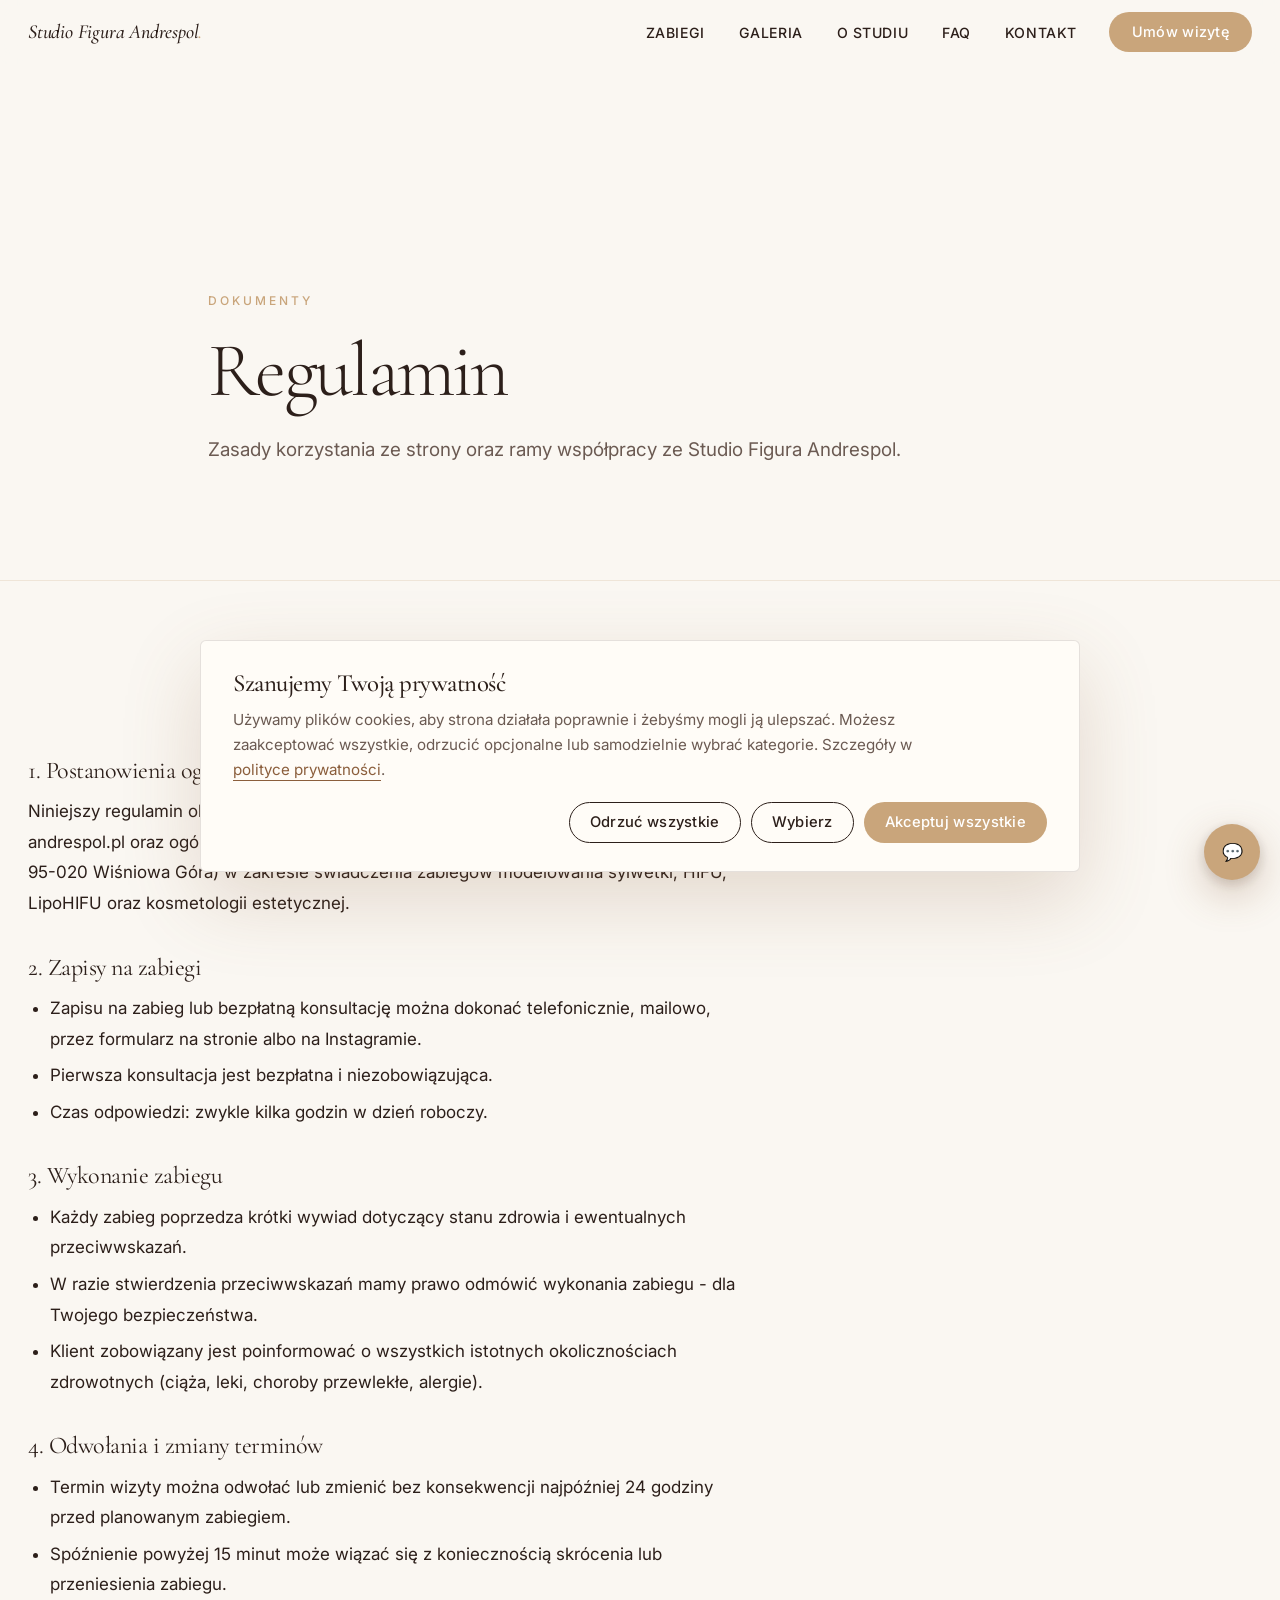
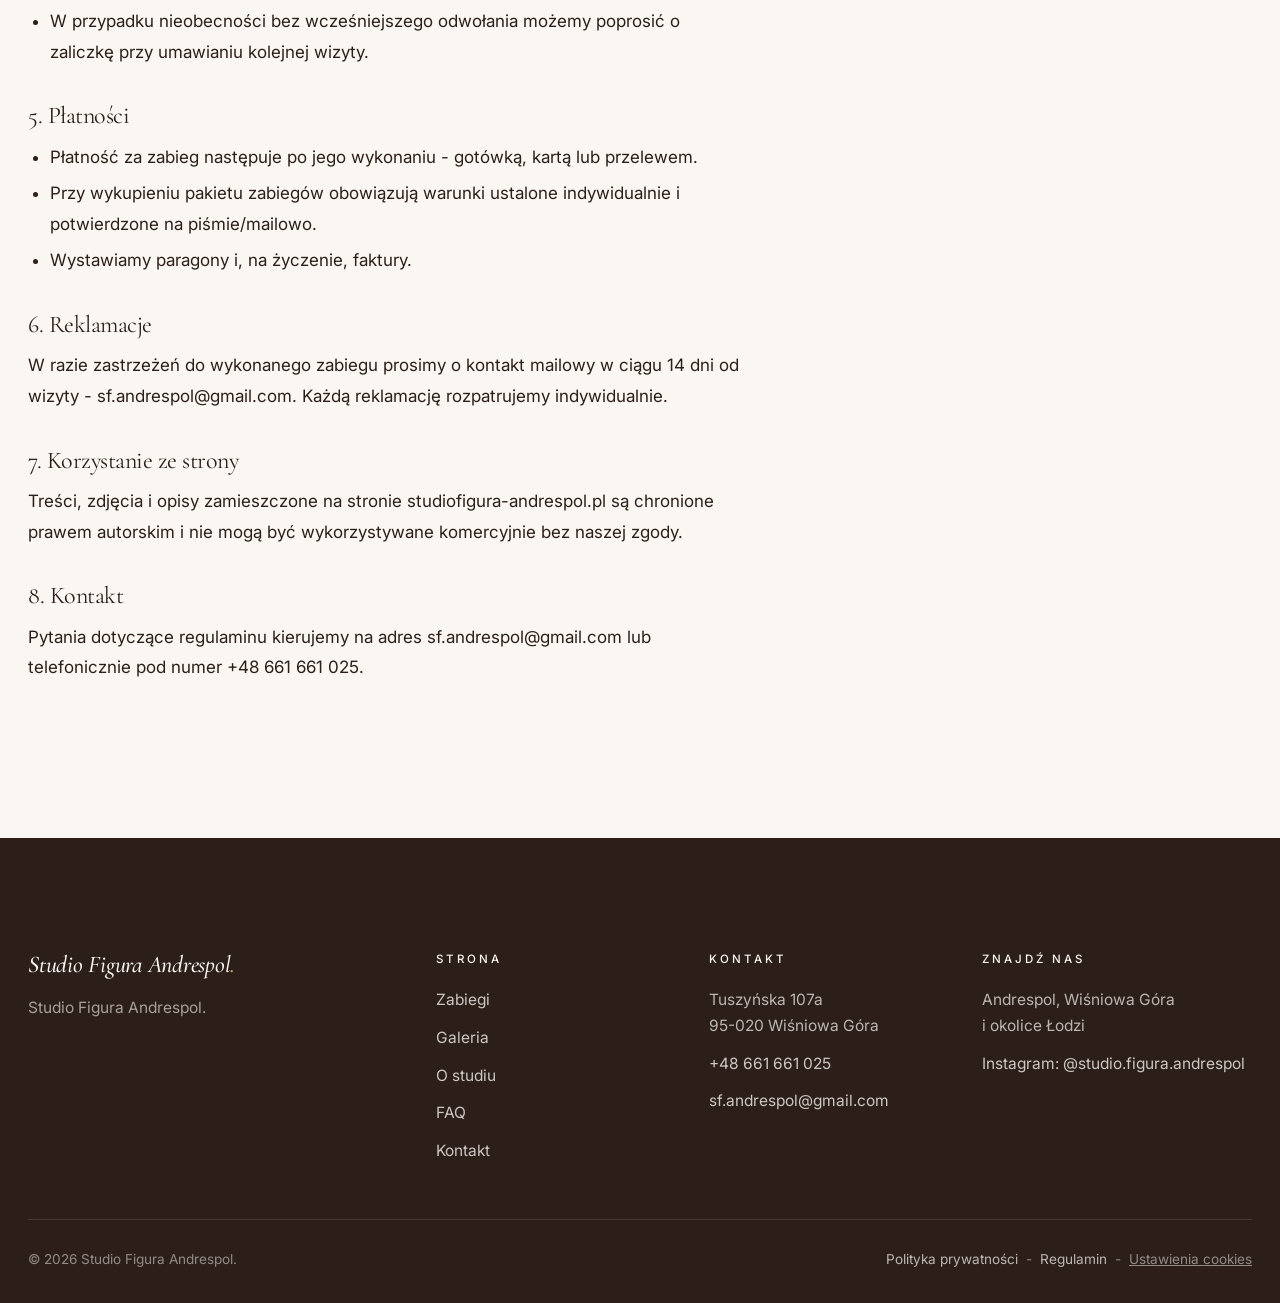
<file: regulamin.html>
<!DOCTYPE html>
<html lang="pl">
<head>
  <meta charset="UTF-8" />
  <script>document.documentElement.classList.add("js")</script>
  <meta name="viewport" content="width=device-width, initial-scale=1.0" />
  <title>Regulamin | Studio Figura Andrespol</title>
  <meta name="description" content="Regulamin korzystania ze strony oraz ramy współpracy ze Studio Figura Andrespol." />
  <meta name="theme-color" content="#C9A57B" />
  <meta name="robots" content="noindex,follow" />
  <link rel="icon" href="assets/favicon.svg" type="image/svg+xml" />
  <link rel="preconnect" href="https://fonts.googleapis.com" />
  <link rel="preconnect" href="https://fonts.gstatic.com" crossorigin />
  <link href="https://fonts.googleapis.com/css2?family=Cormorant+Garamond:ital,wght@0,300;0,400;0,500;0,600;1,400;1,500&display=swap" rel="stylesheet" />
  <link href="https://fonts.googleapis.com/css2?family=Inter:wght@300;400;500;600&display=swap" rel="stylesheet" />
  <link rel="stylesheet" href="style.css" />
  <meta name="author" content="Studio Figura Andrespol" />
  <link rel="canonical" href="https://studiofigura-andrespol.pl/regulamin" />
  <meta property="og:url" content="https://studiofigura-andrespol.pl/regulamin" />
  <meta property="og:type" content="website" />
  <meta property="og:locale" content="pl_PL" />
  <meta property="og:site_name" content="Studio Figura Andrespol" />
  <meta property="og:title" content="Regulamin | Studio Figura Andrespol" />
  <meta property="og:description" content="Regulamin korzystania ze strony oraz ramy współpracy ze Studio Figura Andrespol." />
  <meta property="og:image" content="https://studiofigura-andrespol.pl/zdjecia/hero.jpg" />
  <meta property="og:image:width" content="1600" />
  <meta property="og:image:height" content="1067" />
  <meta name="twitter:card" content="summary_large_image" />
  <meta name="twitter:title" content="Regulamin | Studio Figura Andrespol" />
  <meta name="twitter:description" content="Regulamin korzystania ze strony oraz ramy współpracy ze Studio Figura Andrespol." />
  <meta name="twitter:image" content="https://studiofigura-andrespol.pl/zdjecia/hero.jpg" />
  <link rel="alternate" hreflang="pl-PL" href="https://studiofigura-andrespol.pl/regulamin" />
  <link rel="alternate" hreflang="x-default" href="https://studiofigura-andrespol.pl/regulamin" />
</head>
<body>

  <header class="nav" role="banner">
    <div class="container nav__inner">
      <a href="index.html" class="nav__logo" aria-label="Studio Figura Andrespol - strona główna">
        <span class="nav__logo-mark">Studio Figura Andrespol<span class="nav__logo-dot" aria-hidden="true">.</span></span>
      </a>
      <nav aria-label="Główna nawigacja">
        <ul class="nav__links">
          <li><a class="nav__link" data-page="oferta"      href="oferta.html">Zabiegi</a></li>
          <li><a class="nav__link" data-page="realizacje"  href="realizacje.html">Galeria</a></li>
          <li><a class="nav__link" data-page="o-pracowni"  href="o-pracowni.html">O studiu</a></li>
          <li><a class="nav__link" data-page="faq"         href="faq.html">FAQ</a></li>
          <li><a class="nav__link" data-page="kontakt"     href="kontakt.html">Kontakt</a></li>
          <li><a class="btn btn--primary nav__cta" href="kontakt.html">Umów wizytę</a></li>
        </ul>
      </nav>
      <button class="nav__burger" aria-label="Otwórz menu" aria-expanded="false"><span></span><span></span><span></span></button>
      <div class="nav__drawer" role="dialog" aria-label="Menu mobilne">
        <a class="nav__link" href="oferta.html">Zabiegi</a>
        <a class="nav__link" href="realizacje.html">Galeria</a>
        <a class="nav__link" href="o-pracowni.html">O studiu</a>
        <a class="nav__link" href="faq.html">FAQ</a>
        <a class="nav__link" href="kontakt.html">Kontakt</a>
        <a class="btn btn--primary" href="kontakt.html">Umów wizytę</a>
      </div>
    </div>
  </header>

  <section class="subhero">
    <div class="container subhero__inner">
      <span class="eyebrow">Dokumenty</span>
      <h1>Regulamin</h1>
      <p class="lead">Zasady korzystania ze strony oraz ramy współpracy ze Studio Figura Andrespol.</p>
    </div>
  </section>

  <section class="section">
    <div class="container">
      <article class="prose">
        <h2>1. Postanowienia ogólne</h2>
        <p>Niniejszy regulamin określa zasady korzystania ze strony internetowej studiofigura-andrespol.pl oraz ogólne ramy współpracy ze <strong>Studio Figura Andrespol</strong> (Tuszyńska 107a, 95-020 Wiśniowa Góra) w zakresie świadczenia zabiegów modelowania sylwetki, HIFU, LipoHIFU oraz kosmetologii estetycznej.</p>

        <h2>2. Zapisy na zabiegi</h2>
        <ul>
          <li>Zapisu na zabieg lub bezpłatną konsultację można dokonać telefonicznie, mailowo, przez formularz na stronie albo na Instagramie.</li>
          <li>Pierwsza konsultacja jest bezpłatna i niezobowiązująca.</li>
          <li>Czas odpowiedzi: zwykle kilka godzin w dzień roboczy.</li>
        </ul>

        <h2>3. Wykonanie zabiegu</h2>
        <ul>
          <li>Każdy zabieg poprzedza krótki wywiad dotyczący stanu zdrowia i ewentualnych przeciwwskazań.</li>
          <li>W razie stwierdzenia przeciwwskazań mamy prawo odmówić wykonania zabiegu - dla Twojego bezpieczeństwa.</li>
          <li>Klient zobowiązany jest poinformować o wszystkich istotnych okolicznościach zdrowotnych (ciąża, leki, choroby przewlekłe, alergie).</li>
        </ul>

        <h2>4. Odwołania i zmiany terminów</h2>
        <ul>
          <li>Termin wizyty można odwołać lub zmienić bez konsekwencji najpóźniej 24 godziny przed planowanym zabiegiem.</li>
          <li>Spóźnienie powyżej 15 minut może wiązać się z koniecznością skrócenia lub przeniesienia zabiegu.</li>
          <li>W przypadku nieobecności bez wcześniejszego odwołania możemy poprosić o zaliczkę przy umawianiu kolejnej wizyty.</li>
        </ul>

        <h2>5. Płatności</h2>
        <ul>
          <li>Płatność za zabieg następuje po jego wykonaniu - gotówką, kartą lub przelewem.</li>
          <li>Przy wykupieniu pakietu zabiegów obowiązują warunki ustalone indywidualnie i potwierdzone na piśmie/mailowo.</li>
          <li>Wystawiamy paragony i, na życzenie, faktury.</li>
        </ul>

        <h2>6. Reklamacje</h2>
        <p>W razie zastrzeżeń do wykonanego zabiegu prosimy o kontakt mailowy w ciągu 14 dni od wizyty - <a href="mailto:sf.andrespol@gmail.com">sf.andrespol@gmail.com</a>. Każdą reklamację rozpatrujemy indywidualnie.</p>

        <h2>7. Korzystanie ze strony</h2>
        <p>Treści, zdjęcia i opisy zamieszczone na stronie studiofigura-andrespol.pl są chronione prawem autorskim i nie mogą być wykorzystywane komercyjnie bez naszej zgody.</p>

        <h2>8. Kontakt</h2>
        <p>Pytania dotyczące regulaminu kierujemy na adres <a href="mailto:sf.andrespol@gmail.com">sf.andrespol@gmail.com</a> lub telefonicznie pod numer <a href="tel:+48661661025">+48 661 661 025</a>.</p>
      </article>
    </div>
  </section>

  <footer class="footer" role="contentinfo">
    <div class="container">
      <div class="footer__top">
        <div class="footer__brand">
          <span class="nav__logo-mark">Studio Figura Andrespol<span class="nav__logo-dot" aria-hidden="true">.</span></span>
          <p>Studio Figura Andrespol.</p>
        </div>
        <div class="footer__col"><h5>Strona</h5>
          <ul>
            <li><a href="oferta.html">Zabiegi</a></li>
            <li><a href="realizacje.html">Galeria</a></li>
            <li><a href="o-pracowni.html">O studiu</a></li>
            <li><a href="faq.html">FAQ</a></li>
            <li><a href="kontakt.html">Kontakt</a></li>
          </ul>
        </div>
        <div class="footer__col"><h5>Kontakt</h5>
          <ul>
            <li>Tuszyńska 107a<br/>95-020 Wiśniowa Góra</li>
            <li><a href="tel:+48661661025">+48 661 661 025</a></li>
            <li><a href="mailto:sf.andrespol@gmail.com">sf.andrespol@gmail.com</a></li>
          </ul>
        </div>
        <div class="footer__col"><h5>Znajdź nas</h5>
          <ul>
            <li>Andrespol, Wiśniowa Góra<br/>i okolice Łodzi</li>
            <li><a href="https://www.instagram.com/studio.figura.andrespol/" rel="noopener" target="_blank">Instagram: @studio.figura.andrespol</a></li>
          </ul>
        </div>
      </div>
      <div class="footer__bottom">
        <span>© <span id="year">2025</span> Studio Figura Andrespol.</span>
        <span><a href="polityka-prywatnosci.html">Polityka prywatności</a> &nbsp;-&nbsp; <a href="regulamin.html">Regulamin</a> &nbsp;-&nbsp; <button type="button" class="cookie__settings-link" data-cookie-settings>Ustawienia cookies</button></span>
      </div>
    </div>
  </footer>

  <script src="main.js" defer></script>
  <script src="kontaktio.js" defer
    data-kontaktio
    data-client="sfa"
    data-backend="https://chatbot-backend-x2cy.onrender.com"
    data-theme='{"headerBg":"#2C1F1A","headerText":"#FAF7F2","widgetBg":"#FAF7F2","inputBg":"#FFFFFF","inputText":"#2C1F1A","buttonBg":"#C9A57B","buttonText":"#FFFFFF","botBubbleBg":"#F0E8DD","botBubbleText":"#2C1F1A","userBubbleBg":"#C9A57B","userBubbleText":"#FFFFFF"}'
  ></script>
</body>
</html>
</file>
<file: style.css>
*,
*::before,
*::after { box-sizing: border-box; margin: 0; padding: 0; }

html { scroll-behavior: smooth; -webkit-text-size-adjust: 100%; }

:root {
  /* === Premium feminine palette - warm neutrals + champagne gold + dusty pink === */
  --bg-primary:        #FAF7F2;   /* cream - main background */
  --bg-secondary:      #F0E8DD;   /* soft beige / nude */
  --bg-dark:           #2C1F1A;   /* deep warm brown */

  --accent-primary:    #C9A57B;   /* warm gold / champagne - primary accent */
  --accent-secondary:  #E8B4A0;   /* dusty pink / nude pink */
  --accent-rose:       #D4A5A5;   /* powder rose */
  --accent-deep:       #8B5E3C;   /* warm caramel - hover states */

  --text-primary:      #2C1F1A;
  --text-secondary:    #6B5A52;
  --text-muted:        #A89B91;

  --border-soft:       rgba(201, 165, 123, 0.22);

  /* === Legacy aliases mapped to the new palette (resolved at use time) === */
  --bg:          var(--bg-primary);
  --bg-soft:     #F4EDE2;
  --bg-warm:     #EFE3D2;
  --beige:       var(--accent-primary);
  --beige-soft:  #E9D9C2;
  --ink:         var(--text-primary);
  --ink-soft:    var(--text-secondary);
  --espresso:    var(--accent-deep);
  --espresso-h:  #6E4828;

  --orange:      var(--accent-primary);
  --orange-h:    var(--accent-deep);
  --orange-soft: #EFD9BE;

  --line:        rgba(44, 31, 26, 0.12);
  --line-soft:   var(--border-soft);
  --shadow-sm:   0 2px 6px  rgba(44, 31, 26, 0.05);
  --shadow-md:   0 14px 40px rgba(139, 94, 60, 0.14);
  --shadow-lg:   0 28px 80px rgba(139, 94, 60, 0.20);

  --radius:      4px;
  --radius-lg:   6px;

  --maxw:        1320px;
  --nav-h:       64px;

  --space-3:    8px;
  --space-4:   12px;
  --space-5:   16px;
  --space-6:   24px;
  --space-7:   32px;
  --space-8:   48px;
  --space-9:   64px;
  --space-10:  80px;
  --space-11: 120px;
  --space-12: 160px;

  /* Typography: elegant serif display + clean sans body, per premium spa spec */
  --font-display: "Cormorant Garamond", "Playfair Display", Georgia, "Times New Roman", serif;
  --font-body:    "Inter", -apple-system, BlinkMacSystemFont, "Segoe UI", Roboto, Helvetica, Arial, sans-serif;
  --font-ui:      "Inter", -apple-system, BlinkMacSystemFont, "Segoe UI", Roboto, Helvetica, Arial, sans-serif;

  --fs-eyebrow: 0.75rem;
  --fs-body:    1.0625rem;
  --fs-lead:    1.18rem;
  --fs-h4:      1.18rem;
  --fs-h3:      clamp(1.4rem, 2.5vw, 1.8rem);
  --fs-h2:      clamp(2rem, 4vw, 3.5rem);
  --fs-h1:      clamp(2.8rem, 6vw, 5.5rem);

  --t-fast:      180ms cubic-bezier(.2,.7,.2,1);
  --t:           260ms cubic-bezier(.2,.7,.2,1);
  --t-slow:      700ms cubic-bezier(.2,.7,.2,1);
  --t-zoom:     1200ms cubic-bezier(.2,.7,.2,1);
}

body {
  font-family: var(--font-body);
  font-weight: 400;
  font-size: var(--fs-body);
  line-height: 1.65;
  color: var(--ink);
  background: var(--bg);
  -webkit-font-smoothing: antialiased;
  -moz-osx-font-smoothing: grayscale;
  overflow-x: hidden;
}

img, picture, video, svg { display: block; max-width: 100%; height: auto; }
a { color: inherit; text-decoration: none; }
ul { list-style: none; }
button { font: inherit; cursor: pointer; border: 0; background: none; color: inherit; }

::selection { background: var(--accent-primary); color: #FFFFFF; }

h1, h2, h3, h4, h5, .display {
  font-family: var(--font-display);
  font-weight: 400;
  color: var(--text-primary);
  letter-spacing: -0.02em;
  line-height: 1.1;
}
h1 { font-size: var(--fs-h1); font-weight: 300; letter-spacing: -0.02em; line-height: 1.05; }
h2 { font-size: var(--fs-h2); font-weight: 400; letter-spacing: -0.02em; line-height: 1.1; }
h3 { font-size: var(--fs-h3); font-weight: 500; letter-spacing: -0.015em; line-height: 1.2; }
h4 { font-size: var(--fs-h4); font-weight: 600; font-family: var(--font-ui); letter-spacing: -0.005em; line-height: 1.3; }

p { color: var(--text-primary); }
.lead { font-size: var(--fs-lead); line-height: 1.65; color: var(--text-secondary); max-width: 62ch; font-weight: 400; }
.muted { color: var(--text-secondary); }
.eyebrow {
  font-family: var(--font-ui);
  font-size: var(--fs-eyebrow);
  font-weight: 500;
  letter-spacing: 0.25em;
  text-transform: uppercase;
  color: var(--accent-primary);
  display: inline-block;
}

.container {
  width: 100%;
  max-width: var(--maxw);
  margin: 0 auto;
  padding: 0 28px;
}
@media (max-width: 640px) { .container { padding: 0 20px; } }

.section { padding: clamp(80px, 11vw, 160px) 0; }
.section--soft  { background: var(--bg-soft); }
.section--warm  { background: var(--bg-warm); }
.section--beige { background: var(--beige-soft); }
.section--dark  { background: var(--bg-dark); color: #EFE3D2; }
.section--dark h1, .section--dark h2, .section--dark h3, .section--dark h4 { color: #FAF7F2; }
.section--dark p, .section--dark .lead { color: rgba(250,247,242,0.78); }
.section--dark .eyebrow { color: var(--accent-secondary); }

.section__head {
  display: flex;
  flex-direction: column;
  gap: 18px;
  max-width: 760px;
  margin-bottom: clamp(48px, 7vw, 80px);
}
.section__head--center {
  margin-left: auto;
  margin-right: auto;
  align-items: center;
  text-align: center;
}
.section__head--split {
  display: grid;
  grid-template-columns: 1fr 1fr;
  gap: clamp(32px, 5vw, 80px);
  max-width: none;
  align-items: end;
}
.section__head--split .lead { margin-top: 0; }
@media (max-width: 800px) { .section__head--split { grid-template-columns: 1fr; align-items: start; } }

.grid { display: grid; gap: clamp(20px, 2.5vw, 32px); }
.grid-2 { grid-template-columns: repeat(2, 1fr); }
.grid-3 { grid-template-columns: repeat(3, 1fr); }
.grid-4 { grid-template-columns: repeat(4, 1fr); }
.grid--wide { gap: clamp(28px, 4vw, 56px); }
@media (max-width: 900px) { .grid-3, .grid-4 { grid-template-columns: repeat(2, 1fr); } }
@media (max-width: 600px) { .grid-2, .grid-3, .grid-4 { grid-template-columns: 1fr; } }

.btn {
  display: inline-flex;
  align-items: center;
  justify-content: center;
  gap: 10px;
  padding: 15px 28px;
  border-radius: 999px;
  font-family: var(--font-ui);
  font-size: 0.93rem;
  font-weight: 500;
  letter-spacing: 0.02em;
  line-height: 1;
  transition:
    background var(--t),
    color var(--t),
    transform var(--t),
    box-shadow var(--t),
    border-color var(--t);
  white-space: nowrap;
  border: 1px solid transparent;
}
.btn--primary {
  background: var(--accent-primary);
  color: #FFFFFF;
}
.btn--primary:hover,
.btn--primary:focus-visible {
  background: var(--accent-deep);
  transform: translateY(-2px);
  box-shadow: var(--shadow-md);
  outline: none;
}
.btn--ghost {
  background: transparent;
  color: var(--text-primary);
  border-color: var(--text-primary);
}
.btn--ghost:hover,
.btn--ghost:focus-visible {
  background: var(--accent-deep);
  color: #FFFFFF;
  border-color: var(--accent-deep);
  transform: translateY(-2px);
  outline: none;
}
.btn--light {
  background: #FFFFFF;
  color: var(--text-primary);
}
.btn--light:hover { background: var(--bg-secondary); transform: translateY(-2px); box-shadow: var(--shadow-md); }
.btn--lg { padding: 18px 34px; font-size: 0.98rem; }
.link-arrow {
  display: inline-flex;
  align-items: center;
  gap: 10px;
  font-family: var(--font-ui);
  font-weight: 500;
  font-size: 0.95rem;
  color: var(--ink);
  letter-spacing: 0.01em;
  border-bottom: 1px solid var(--ink);
  padding-bottom: 4px;
  transition: gap var(--t), opacity var(--t);
}
.link-arrow::after { content: "→"; transition: transform var(--t); }
.link-arrow:hover { gap: 14px; opacity: 0.7; }
.link-arrow:hover::after { transform: translateX(4px); }

.nav {
  position: sticky;
  top: 0;
  z-index: 50;
  background: transparent;
  border-bottom: 1px solid transparent;
  transition: border-color var(--t), box-shadow var(--t);
}
.nav::before {
  content: "";
  position: absolute;
  inset: 0;
  z-index: -1;
  background: rgba(250, 247, 242, 0.85);
  backdrop-filter: saturate(140%) blur(20px);
  -webkit-backdrop-filter: saturate(140%) blur(20px);
  transition: background var(--t), opacity var(--t);
}
.nav.is-scrolled {
  border-bottom-color: var(--border-soft);
}
.nav.is-scrolled::before {
  background: rgba(250, 247, 242, 0.94);
}

.has-hero .nav:not(.is-scrolled) {
  border-bottom-color: transparent;
}
.has-hero .nav:not(.is-scrolled)::before {
  background: transparent;
  backdrop-filter: none;
  -webkit-backdrop-filter: none;
}
.has-hero .nav:not(.is-scrolled) .nav__logo-mark,
.has-hero .nav:not(.is-scrolled) .nav__link { color: #FAF7F2; }
.has-hero .nav:not(.is-scrolled) .nav__logo-dot { color: var(--accent-secondary); }
.has-hero .nav:not(.is-scrolled) .nav__link:hover { background: rgba(250,247,242,0.12); color: #FAF7F2; }
.has-hero .nav:not(.is-scrolled) .nav__cta { background: #FAF7F2; color: var(--text-primary); }
.has-hero .nav:not(.is-scrolled) .nav__cta:hover { background: #FFFFFF; color: var(--accent-deep); }
.has-hero .nav:not(.is-scrolled) .nav__burger span { background: #FAF7F2; }

.nav__inner {
  display: flex;
  align-items: center;
  justify-content: space-between;
  height: var(--nav-h);
  min-height: var(--nav-h);
  max-height: var(--nav-h);
  box-sizing: border-box;
  gap: 24px;
}
@media (max-width: 920px) {
  :root { --nav-h: 56px; }
}
@media (max-width: 480px) {
  :root { --nav-h: 52px; }
}
.nav__logo {
  display: inline-flex;
  align-items: baseline;
  gap: 1px;
  text-decoration: none;
  flex-shrink: 0;
}
.nav__logo-mark {
  font-family: var(--font-display);
  font-style: italic;
  font-weight: 500;
  font-size: 1.25rem;
  line-height: 1;
  letter-spacing: -0.01em;
  color: var(--text-primary);
  transition: color var(--t);
  white-space: nowrap;
}
.nav__logo-dot {
  font-family: var(--font-display);
  font-style: italic;
  font-weight: 500;
  font-size: 1.25rem;
  line-height: 1;
  color: var(--accent-primary);
  margin-left: 0;
}
.nav__logo:hover .nav__logo-mark { opacity: 0.7; }
.nav__links {
  display: flex;
  align-items: center;
  gap: 2px;
}
.nav__link {
  position: relative;
  padding: 10px 16px;
  font-family: var(--font-ui);
  font-size: 0.88rem;
  font-weight: 500;
  letter-spacing: 0.04em;
  text-transform: uppercase;
  color: var(--text-primary);
  border-radius: 4px;
  transition: color var(--t), background var(--t), opacity var(--t);
}
.nav__link:hover { background: rgba(139, 94, 60, 0.06); color: var(--accent-deep); }
.nav__link.is-active::after {
  content: "";
  position: absolute;
  left: 16px; right: 16px;
  bottom: 4px;
  height: 1px;
  background: currentColor;
}
.nav__cta {
  margin-left: 14px;
  padding: 12px 22px;
  font-size: 0.9rem;
}
.nav__burger {
  display: none;
  width: 40px;
  height: 40px;
  border-radius: 4px;
  position: relative;
}
.nav__burger span {
  display: block;
  position: absolute;
  left: 10px; right: 10px;
  height: 1.5px;
  background: var(--ink);
  transition: transform var(--t), opacity var(--t), top var(--t), background var(--t);
}
.nav__burger span:nth-child(1) { top: 14px; }
.nav__burger span:nth-child(2) { top: 19px; }
.nav__burger span:nth-child(3) { top: 24px; }
.nav.is-open .nav__burger span:nth-child(1) { top: 19px; transform: rotate(45deg); background: var(--ink); }
.nav.is-open .nav__burger span:nth-child(2) { opacity: 0; }
.nav.is-open .nav__burger span:nth-child(3) { top: 19px; transform: rotate(-45deg); background: var(--ink); }

.nav__drawer {
  position: fixed;
  top: var(--nav-h);
  left: 0;
  right: 0;
  bottom: 0;
  height: calc(100vh - var(--nav-h));
  height: calc(100dvh - var(--nav-h));
  background: var(--bg);
  padding: 24px clamp(20px, 5vw, 32px) calc(32px + env(safe-area-inset-bottom, 0px));
  display: flex;
  flex-direction: column;
  gap: 4px;
  z-index: 49;
  overflow-y: auto;
  overscroll-behavior: contain;
  -webkit-overflow-scrolling: touch;
  opacity: 0;
  visibility: hidden;
  transform: translateY(-8px);
  transition: opacity var(--t), transform var(--t), visibility 0s linear var(--t);
}
.nav__drawer .nav__link {
  padding: 18px 4px;
  font-size: 1.1rem;
  color: var(--ink);
  border-bottom: 1px solid var(--line-soft);
  border-radius: 0;
}
.nav__drawer .nav__link:hover { background: transparent; opacity: 0.7; }
.nav__drawer .btn { margin-top: 24px; align-self: stretch; text-align: center; }
.nav.is-open .nav__drawer {
  opacity: 1;
  visibility: visible;
  transform: translateY(0);
  transition: opacity var(--t), transform var(--t), visibility 0s;
}
.nav.is-open {
  border-bottom-color: var(--line-soft);
}
.nav.is-open::before {
  background: var(--bg);
  backdrop-filter: none;
  -webkit-backdrop-filter: none;
}
.has-hero .nav:not(.is-scrolled).is-open {
  border-bottom-color: var(--line-soft);
}
.has-hero .nav:not(.is-scrolled).is-open::before {
  background: var(--bg);
}
.has-hero .nav:not(.is-scrolled).is-open .nav__logo-mark,
.has-hero .nav:not(.is-scrolled).is-open .nav__logo-dot { color: var(--ink); }
.has-hero .nav:not(.is-scrolled).is-open .nav__burger span { background: var(--ink); }

@media (min-width: 921px) {
  .nav__drawer { display: none !important; }
}
@media (max-width: 920px) {
  .nav__links { display: none; }
  .nav__burger { display: block; }
  .nav__inner { gap: 12px; }
}

.hero {
  position: relative;
  min-height: 100vh;
  min-height: 100svh;
  display: flex;
  align-items: flex-end;
  color: #FAF7F2;
  isolation: isolate;
  overflow: hidden;
  margin-top: calc(-1 * var(--nav-h));
  padding-top: var(--nav-h);
  /* Warm brand-color backdrop shown immediately on page load
     (replaces the previous hero photo). */
  background:
    radial-gradient(120% 80% at 20% 10%, rgba(201,165,123,0.35) 0%, rgba(201,165,123,0) 60%),
    linear-gradient(135deg, #8B5E3C 0%, #5A3A28 45%, #2C1F1A 100%);
}
.hero__media,
.hero__media picture,
.hero__media img {
  position: absolute;
  inset: 0;
  width: 100%;
  
  height: 110%;
  object-fit: cover;
  z-index: -2;
}
.hero__media { will-change: transform; transform: translate3d(0,0,0); }
.hero::after {
  content: "";
  position: absolute;
  inset: 0;
  background:
    linear-gradient(180deg, rgba(44,31,26,0.30) 0%, rgba(44,31,26,0.18) 35%, rgba(44,31,26,0.55) 75%, rgba(44,31,26,0.82) 100%);
  z-index: -1;
}
.hero .container { width: 100%; }
.hero__inner {
  padding: clamp(80px, 16vw, 180px) 0 clamp(64px, 9vw, 110px);
  max-width: 980px;
}
.hero__eyebrow {
  color: var(--accent-secondary);
  letter-spacing: 0.3em;
  font-size: 0.72rem;
  margin-bottom: clamp(20px, 3vw, 36px);
}
.hero h1 {
  color: #FAF7F2;
  margin: 0 0 clamp(22px, 3vw, 36px);
  font-weight: 300;
  letter-spacing: -0.02em;
  line-height: 1.02;
  text-wrap: balance;
}
.hero p {
  color: rgba(250,247,242,0.88);
  font-size: clamp(1.05rem, 1.4vw, 1.25rem);
  line-height: 1.6;
  max-width: 56ch;
  font-weight: 300;
}
.hero__cta {
  margin-top: clamp(28px, 4vw, 44px);
  display: flex;
  flex-wrap: wrap;
  gap: 14px;
}
.hero__cta .btn--ghost {
  color: #FAF7F2;
  border-color: rgba(250,247,242,0.55);
}
.hero__cta .btn--ghost:hover {
  background: #FAF7F2;
  color: var(--text-primary);
  border-color: #FAF7F2;
}
.hero__scroll {
  position: absolute;
  bottom: 32px;
  left: 50%;
  transform: translateX(-50%);
  font-family: var(--font-ui);
  font-size: 0.7rem;
  letter-spacing: 0.3em;
  text-transform: uppercase;
  color: rgba(250,247,242,0.7);
  display: flex;
  flex-direction: column;
  align-items: center;
  gap: 12px;
  z-index: 1;
}
.hero__scroll::after {
  content: "";
  width: 1px;
  height: 38px;
  background: rgba(250,247,242,0.5);
  animation: scrollHint 2.4s ease-in-out infinite;
  transform-origin: top;
}
@keyframes scrollHint {
  0%, 100% { transform: scaleY(0.4); opacity: 0.4; }
  50%      { transform: scaleY(1);   opacity: 1; }
}
@media (max-width: 720px) { .hero__scroll { display: none; } }

.subhero {
  padding: clamp(140px, 18vw, 220px) 0 clamp(72px, 9vw, 120px);
  background: var(--bg);
  border-bottom: 1px solid var(--line-soft);
}
.subhero__inner { max-width: 920px; }
.subhero h1 { margin: 18px 0 22px; letter-spacing: -0.035em; }

.card {
  background: transparent;
  border-radius: var(--radius-lg);
  overflow: hidden;
  transition: transform var(--t);
  display: flex;
  flex-direction: column;
}
.card__media {
  aspect-ratio: 4 / 3;
  overflow: hidden;
  background: var(--beige-soft);
  border-radius: var(--radius);
}
.card__media picture { display: block; width: 100%; height: 100%; }
.card__media img {
  width: 100%;
  height: 100%;
  object-fit: cover;
  transition: transform var(--t-zoom);
}
.card:hover .card__media img { transform: scale(1.05); }
.card__body {
  padding: 22px 2px 4px;
  display: flex;
  flex-direction: column;
  gap: 10px;
  flex: 1;
}
.card__title { font-size: 1.25rem; }
.card__desc { color: var(--ink-soft); font-size: 0.97rem; line-height: 1.6; }
.card__foot { margin-top: auto; padding-top: 16px; }

.service-tile {
  position: relative;
  display: block;
  overflow: hidden;
  border-radius: var(--radius-lg);
  isolation: isolate;
  color: #FAF7F2;
  text-decoration: none;
  background: var(--bg-dark);
}
.service-tile__media {
  aspect-ratio: 4 / 5;
  overflow: hidden;
  background: var(--beige-soft);
}
.service-tile__media picture,
.service-tile__media img {
  width: 100%; height: 100%;
  display: block;
  object-fit: cover;
  transition: transform var(--t-zoom), opacity var(--t);
}
.service-tile:hover .service-tile__media img { transform: scale(1.06); }
.service-tile__overlay {
  position: absolute;
  inset: 0;
  background: linear-gradient(180deg, rgba(44,31,26,0) 35%, rgba(44,31,26,0.70) 100%);
  z-index: 1;
  transition: background var(--t);
}
.service-tile:hover .service-tile__overlay { background: linear-gradient(180deg, rgba(44,31,26,0.20) 0%, rgba(44,31,26,0.78) 100%); }
.service-tile__body {
  position: absolute;
  left: clamp(20px, 2.4vw, 32px);
  right: clamp(20px, 2.4vw, 32px);
  bottom: clamp(20px, 2.4vw, 32px);
  z-index: 2;
  display: flex;
  flex-direction: column;
  gap: 10px;
}
.service-tile__num {
  font-family: var(--font-ui);
  font-size: 0.7rem;
  letter-spacing: 0.3em;
  text-transform: uppercase;
  color: var(--accent-secondary);
}
.service-tile h3 {
  color: #FAF7F2;
  font-size: clamp(1.4rem, 2.2vw, 2rem);
  letter-spacing: -0.015em;
  font-weight: 400;
}
.service-tile p {
  display: none;
}
.service-tile__arrow {
  position: absolute;
  top: clamp(20px, 2.4vw, 28px);
  right: clamp(20px, 2.4vw, 28px);
  width: 44px; height: 44px;
  border-radius: 50%;
  background: rgba(250,247,242,0.18);
  backdrop-filter: blur(8px);
  border: 1px solid rgba(250,247,242,0.4);
  display: grid;
  place-items: center;
  color: #FAF7F2;
  z-index: 2;
  transition: background var(--t), transform var(--t);
}
.service-tile:hover .service-tile__arrow { background: var(--accent-primary); color: var(--text-primary); transform: rotate(-45deg); border-color: var(--accent-primary); }
.service-tile__arrow::before { content: "→"; font-size: 1.05rem; line-height: 1; }

.service-card {
  background: var(--bg-soft);
  border: 1px solid var(--line-soft);
  border-radius: var(--radius-lg);
  padding: 36px 32px 32px;
  transition: transform var(--t), border-color var(--t);
  display: flex;
  flex-direction: column;
  gap: 18px;
}
.service-card:hover {
  transform: translateY(-3px);
  border-color: var(--line);
}
.service-card__icon {
  width: 52px;
  height: 52px;
  border-radius: 6px;
  background: var(--bg);
  border: 1px solid var(--line-soft);
  color: var(--ink);
  display: grid;
  place-items: center;
}
.service-card__icon svg { width: 24px; height: 24px; }
.service-card h3 { font-size: 1.4rem; }
.service-card p { color: var(--ink-soft); font-size: 0.97rem; }
.service-card__foot { margin-top: auto; padding-top: 12px; }

.steps {
  counter-reset: step;
  border-top: 1px solid var(--line);
}
.step {
  display: grid;
  grid-template-columns: 1fr;
  gap: 6px;
  padding: clamp(28px, 4vw, 44px) 0;
  border-bottom: 1px solid var(--line);
  position: relative;
  align-items: start;
}
.step__num {
  font-family: var(--font-ui);
  font-size: 0.74rem;
  font-weight: 500;
  color: var(--ink-soft);
  letter-spacing: 0.22em;
  text-transform: uppercase;
  line-height: 1.2;
  margin: 0 0 2px;
}
.step__body { display: flex; flex-direction: column; gap: 10px; max-width: 64ch; }
.step > h3,
.step > p { max-width: 64ch; }
.step > h3 + p { margin-top: 8px; }
.step h3 { font-size: clamp(1.4rem, 2.2vw, 2rem); letter-spacing: -0.02em; }
.step p { color: var(--ink-soft); font-size: 1.05rem; line-height: 1.55; }
.step__icon {
  position: absolute;
  top: clamp(28px, 4vw, 44px);
  right: 0;
  width: 56px; height: 56px;
  border-radius: 50%;
  border: 1px solid var(--line);
  display: grid;
  place-items: center;
  color: var(--ink);
}
.step__icon svg { width: 26px; height: 26px; }
.step:has(.step__icon) { padding-right: 76px; }
@media (max-width: 480px) {
  .step:has(.step__icon) { padding-right: 0; }
  .step__icon { display: none; }
}

.feature {
  display: flex;
  flex-direction: column;
  gap: 16px;
  padding: 6px 4px;
}
.feature__icon {
  width: 48px;
  height: 48px;
  border-radius: 6px;
  background: transparent;
  border: 1px solid var(--line);
  display: grid;
  place-items: center;
  color: var(--ink);
}
.feature__icon svg { width: 22px; height: 22px; }
.feature h4 { font-size: 1.1rem; }
.feature p { color: var(--ink-soft); font-size: 0.97rem; line-height: 1.6; }

.tile {
  position: relative;
  border-radius: var(--radius-lg);
  overflow: hidden;
  display: block;
  isolation: isolate;
  background: var(--beige-soft);
  cursor: pointer;
}
.tile__media {
  aspect-ratio: 16 / 10;
  overflow: hidden;
  background: var(--beige-soft);
}
.tile--portrait .tile__media { aspect-ratio: 4 / 5; }
.tile--wide    .tile__media { aspect-ratio: 16 / 9; }
.tile__media picture {
  display: block;
  width: 100%;
  height: 100%;
}
.tile__media img {
  width: 100%; height: 100%;
  object-fit: cover;
  transition: transform var(--t-zoom);
}
.tile:hover .tile__media img,
.tile:focus-visible .tile__media img { transform: scale(1.05); }
.tile__caption {
  display: none;
}

.realizacje-grid {
  display: grid;
  grid-template-columns: repeat(6, 1fr);
  gap: clamp(20px, 2.5vw, 40px);
}
.realizacje-grid > .tile { grid-column: span 3; }
.realizacje-grid > .tile.tile--feature { grid-column: span 6; }
.realizacje-grid > .tile.tile--third   { grid-column: span 2; }
@media (max-width: 900px) {
  .realizacje-grid { grid-template-columns: repeat(2, 1fr); }
  .realizacje-grid > .tile,
  .realizacje-grid > .tile.tile--feature,
  .realizacje-grid > .tile.tile--third { grid-column: span 2; }
}
@media (max-width: 560px) {
  .realizacje-grid { grid-template-columns: 1fr; }
  .realizacje-grid > .tile,
  .realizacje-grid > .tile.tile--feature,
  .realizacje-grid > .tile.tile--third { grid-column: span 1; }
}

.cta-banner {
  background: linear-gradient(135deg, var(--bg-dark) 0%, #4A2F22 55%, var(--accent-deep) 100%);
  color: #FAF7F2;
  border-radius: var(--radius-lg);
  padding: clamp(48px, 7vw, 96px);
  display: grid;
  gap: 32px;
  align-items: center;
  grid-template-columns: 1.5fr auto;
  position: relative;
  overflow: hidden;
}
.cta-banner::before {
  content: "";
  position: absolute;
  inset: 0;
  background: radial-gradient(120% 80% at 100% 0%, rgba(232, 180, 160, 0.14) 0%, transparent 60%);
  pointer-events: none;
}
.cta-banner > * { position: relative; z-index: 1; }
.cta-banner h2 { color: #FAF7F2; max-width: 18ch; letter-spacing: -0.02em; font-weight: 300; }
.cta-banner p { color: rgba(250,247,242,0.85); margin-top: 18px; max-width: 56ch; font-size: 1.08rem; line-height: 1.6; }
.cta-banner .btn--light { padding: 18px 32px; }
@media (max-width: 820px) {
  .cta-banner { grid-template-columns: 1fr; padding: 44px 32px; }
}

.form {
  display: grid;
  gap: 22px;
  background: transparent;
  padding: 0;
  border-radius: 0;
  border: 0;
}
.form--card {
  background: var(--bg-soft);
  padding: clamp(32px, 4vw, 48px);
  border-radius: var(--radius-lg);
  border: 1px solid var(--line-soft);
}
.form__row { display: grid; gap: 22px; grid-template-columns: 1fr 1fr; }
@media (max-width: 600px) { .form__row { grid-template-columns: 1fr; } }
.field { display: flex; flex-direction: column; gap: 8px; }
.field label {
  font-family: var(--font-ui);
  font-size: 0.78rem;
  font-weight: 500;
  color: var(--ink-soft);
  letter-spacing: 0.18em;
  text-transform: uppercase;
}
.field input,
.field select,
.field textarea {
  width: 100%;
  font: inherit;
  font-size: 1rem;
  color: var(--ink);
  background: transparent;
  border: 0;
  border-bottom: 1px solid var(--line);
  border-radius: 0;
  padding: 12px 0;
  transition: border-color var(--t);
}
.form--card .field input,
.form--card .field select,
.form--card .field textarea {
  background: var(--bg);
  border: 1px solid var(--line);
  border-radius: var(--radius);
  padding: 14px 16px;
}
.field textarea { min-height: 160px; resize: vertical; }
.field input:focus,
.field select:focus,
.field textarea:focus {
  outline: none;
  border-color: var(--ink);
}
.form--card .field input:focus,
.form--card .field select:focus,
.form--card .field textarea:focus {
  background: #fff;
  box-shadow: 0 0 0 3px rgba(139,94,60,0.12);
}
.field__hint { color: var(--ink-soft); font-size: 0.85rem; line-height: 1.5; }
.form__submit { display: flex; align-items: center; gap: 18px; flex-wrap: wrap; padding-top: 8px; }
.form__submit .field__hint { font-size: 0.85rem; }
.field--consent { gap: 0; }
.field label.consent {
  display: flex;
  gap: 10px;
  align-items: flex-start;
  font-family: inherit;
  font-size: 0.9rem;
  font-weight: 400;
  color: var(--ink-soft);
  letter-spacing: 0;
  text-transform: none;
  line-height: 1.55;
  cursor: pointer;
}
.field label.consent input[type="checkbox"] {
  width: auto;
  margin-top: 3px;
  flex: 0 0 auto;
}
.field label.consent span {
  flex: 1 1 auto;
  min-width: 0;
  overflow-wrap: anywhere;
}
.field label.consent a {
  color: var(--espresso);
  text-decoration: underline;
}

.offer-block {
  display: grid;
  grid-template-columns: 1fr 1fr;
  gap: clamp(32px, 6vw, 96px);
  align-items: center;
  padding: clamp(56px, 9vw, 120px) 0;
  border-top: 1px solid var(--line);
}
.offer-block:first-of-type { border-top: 0; padding-top: 0; }
.offer-block--reverse .offer-block__media { order: 2; }
@media (max-width: 860px) {
  .offer-block { grid-template-columns: 1fr; gap: 32px; }
  .offer-block--reverse .offer-block__media { order: 0; }
}
.offer-block__media {
  border-radius: var(--radius-lg);
  overflow: hidden;
  aspect-ratio: 4 / 5;
}
.offer-block__media picture { display: block; width: 100%; height: 100%; }
.offer-block__media img { width: 100%; height: 100%; object-fit: cover; transition: transform var(--t-zoom); }
.offer-block:hover .offer-block__media img { transform: scale(1.04); }
.offer-block__body { display: flex; flex-direction: column; gap: 22px; }
.offer-block__body h2 { font-size: clamp(1.9rem, 3.2vw, 2.6rem); letter-spacing: -0.025em; }
.offer-block__body p { color: var(--ink-soft); font-size: 1.05rem; line-height: 1.65; }
.offer-block__list {
  display: grid;
  gap: 14px;
  margin-top: 8px;
}
.offer-block__list li {
  position: relative;
  padding-left: 28px;
  color: var(--ink);
  font-size: 0.98rem;
  line-height: 1.55;
}
.offer-block__list li::before {
  content: "";
  position: absolute;
  left: 0; top: 12px;
  width: 16px; height: 1px;
  background: var(--ink);
}
.offer-block__cta { display: flex; flex-wrap: wrap; gap: 12px; margin-top: 12px; }

.story {
  display: grid;
  grid-template-columns: 1fr 1fr;
  gap: clamp(32px, 5vw, 64px);
  align-items: start;
}
@media (max-width: 860px) { .story { grid-template-columns: 1fr; } }
.story__media {
  border-radius: var(--radius-lg);
  overflow: hidden;
  aspect-ratio: 4 / 5;
  position: sticky;
  top: calc(var(--nav-h) + 16px);
}
@media (max-width: 860px) {
  .story__media { position: static; top: auto; }
}
.story__media picture { display: block; width: 100%; height: 100%; }
.story__media img { width: 100%; height: 100%; object-fit: cover; }
.story__body { display: flex; flex-direction: column; gap: 18px; max-width: 60ch; }
.story__body p { color: var(--ink); }

.values { display: grid; gap: 24px; grid-template-columns: repeat(2, 1fr); }
@media (max-width: 700px) { .values { grid-template-columns: 1fr; } }
.value {
  padding: 26px;
  border: 1px solid var(--line-soft);
  border-radius: var(--radius-lg);
  background: var(--bg-soft);
}
.value h4 { margin-bottom: 8px; }
.value p { color: var(--ink-soft); font-size: 0.97rem; }

.faq { display: grid; gap: 0; max-width: 880px; margin: 0 auto; border-top: 1px solid var(--line); }
.faq__item {
  background: transparent;
  border: 0;
  border-bottom: 1px solid var(--line);
  border-radius: 0;
  overflow: hidden;
  transition: background var(--t);
}
.faq__item[open] {
  background: var(--bg-soft);
}
.faq__q {
  list-style: none;
  cursor: pointer;
  padding: 28px 24px;
  display: flex;
  justify-content: space-between;
  align-items: center;
  gap: 16px;
  font-family: var(--font-display);
  font-weight: 500;
  font-size: clamp(1.05rem, 1.4vw, 1.25rem);
  letter-spacing: -0.01em;
  color: var(--ink);
  transition: padding var(--t);
}
.faq__q::-webkit-details-marker { display: none; }
.faq__q::after {
  content: "+";
  font-family: var(--font-ui);
  font-weight: 300;
  font-size: 1.6rem;
  color: var(--ink);
  transition: transform var(--t);
  flex-shrink: 0;
}
.faq__item[open] .faq__q::after { content: "-"; }
.faq__a { padding: 0 24px 28px; color: var(--ink-soft); line-height: 1.7; max-width: 70ch; }

.contact-grid {
  display: grid;
  grid-template-columns: 1.4fr 1fr;
  gap: clamp(40px, 6vw, 96px);
  align-items: start;
}
@media (max-width: 900px) { .contact-grid { grid-template-columns: 1fr; } }
.contact-info {
  display: flex;
  flex-direction: column;
  gap: 32px;
  padding: clamp(32px, 4vw, 48px);
  background: var(--bg-dark);
  color: #FAF7F2;
  border-radius: var(--radius-lg);
}
.contact-info__row { display: flex; flex-direction: column; gap: 6px; }
.contact-info__label {
  font-family: var(--font-ui);
  font-size: 0.72rem;
  letter-spacing: 0.26em;
  text-transform: uppercase;
  color: var(--accent-secondary);
}
.contact-info__value { font-size: 1.08rem; color: #FAF7F2; line-height: 1.55; }
.contact-info__value a { color: #FAF7F2; transition: opacity var(--t), color var(--t); }
.contact-info__value a:hover { opacity: 1; color: var(--accent-primary); }

.contact-cta {
  display: grid;
  grid-template-columns: 2fr 1fr;
  gap: clamp(28px, 4vw, 64px);
  align-items: end;
  padding: 0 0 clamp(40px, 6vw, 64px);
  border-bottom: 1px solid var(--line);
  margin-bottom: clamp(40px, 6vw, 72px);
}
.contact-cta h2 { font-size: clamp(2rem, 4vw, 3.2rem); letter-spacing: -0.025em; max-width: 18ch; }
.contact-cta p { color: var(--ink-soft); font-size: 1.1rem; max-width: 36ch; }
@media (max-width: 800px) { .contact-cta { grid-template-columns: 1fr; align-items: start; } }

.footer {
  background: var(--bg-dark);
  color: rgba(250,247,242,0.7);
  padding: clamp(72px, 9vw, 120px) 0 32px;
  margin-top: 0;
}
.footer a { color: rgba(250,247,242,0.78); transition: color var(--t), opacity var(--t); }
.footer a:hover { color: var(--accent-primary); opacity: 1; }
.footer__top {
  display: grid;
  gap: 48px;
  grid-template-columns: 1.6fr 1fr 1fr 1.2fr;
  padding-bottom: 56px;
  border-bottom: 1px solid rgba(250,247,242,0.12);
}
@media (max-width: 900px) { .footer__top { grid-template-columns: 1fr 1fr; } }
@media (max-width: 560px) { .footer__top { grid-template-columns: 1fr; } }
.footer__brand { display: flex; flex-direction: column; gap: 18px; max-width: 36ch; }
.footer__brand .nav__logo-mark { color: #FAF7F2; font-size: 1.5rem; white-space: nowrap; }
.footer__brand .nav__logo-dot  { color: var(--accent-primary); font-size: 1.5rem; }
.footer__brand p { color: rgba(250,247,242,0.6); font-size: 0.97rem; line-height: 1.7; }
.footer__col h5 {
  font-family: var(--font-ui);
  color: #FAF7F2;
  font-size: 0.72rem;
  letter-spacing: 0.26em;
  text-transform: uppercase;
  font-weight: 500;
  margin-bottom: 22px;
}
.footer__col ul { display: flex; flex-direction: column; gap: 12px; font-size: 0.97rem; }
.footer__bottom {
  padding-top: 28px;
  display: flex;
  justify-content: space-between;
  gap: 16px;
  flex-wrap: wrap;
  font-size: 0.85rem;
  color: rgba(250,247,242,0.5);
}
.footer__bottom a { color: rgba(250,247,242,0.7); }

.js .reveal {
  opacity: 0;
  transform: translateY(24px);
  transition: opacity var(--t-slow), transform var(--t-slow);
  will-change: opacity, transform;
}
.js .reveal.is-in {
  opacity: 1;
  transform: translateY(0);
}
.reveal.delay-1 { transition-delay: 100ms; }
.reveal.delay-2 { transition-delay: 200ms; }
.reveal.delay-3 { transition-delay: 300ms; }
.reveal.delay-4 { transition-delay: 400ms; }

@media (prefers-reduced-motion: reduce) {
  *, *::before, *::after {
    transition: none !important;
    animation: none !important;
  }
  .js .reveal { opacity: 1; transform: none; }
  html { scroll-behavior: auto; }
  .hero__media { transform: none !important; }
}

.lightbox {
  position: fixed;
  inset: 0;
  z-index: 200;
  background: rgba(44, 31, 26, 0.93);
  display: flex;
  align-items: center;
  justify-content: center;
  padding: clamp(24px, 4vw, 64px);
  opacity: 0;
  pointer-events: none;
  transition: opacity var(--t);
}
.lightbox.is-open { opacity: 1; pointer-events: auto; }
.lightbox__stage {
  position: relative;
  max-width: min(1400px, 100%);
  max-height: 100%;
  display: flex;
  flex-direction: column;
  align-items: center;
  gap: 14px;
}
.lightbox__img {
  max-width: 100%;
  max-height: calc(100vh - 160px);
  object-fit: contain;
  border-radius: var(--radius);
  box-shadow: 0 30px 80px rgba(0,0,0,0.5);
}
.lightbox__caption {
  display: none;
}
.lightbox__btn {
  position: absolute;
  top: 50%;
  transform: translateY(-50%);
  width: 52px;
  height: 52px;
  border-radius: 50%;
  background: rgba(250,247,242,0.1);
  border: 1px solid rgba(250,247,242,0.25);
  color: #FAF7F2;
  font-size: 1.4rem;
  display: grid;
  place-items: center;
  transition: background var(--t), transform var(--t);
}
.lightbox__btn:hover { background: rgba(250,247,242,0.2); }
.lightbox__prev { left: clamp(8px, 2vw, 32px); }
.lightbox__next { right: clamp(8px, 2vw, 32px); }
.lightbox__close {
  position: absolute;
  top: clamp(16px, 2vw, 28px);
  right: clamp(16px, 2vw, 28px);
  width: 48px;
  height: 48px;
  border-radius: 50%;
  background: rgba(250,247,242,0.1);
  border: 1px solid rgba(250,247,242,0.25);
  color: #FAF7F2;
  font-size: 1.4rem;
  display: grid;
  place-items: center;
  transition: background var(--t);
}
.lightbox__close:hover { background: rgba(250,247,242,0.2); }
@media (max-width: 640px) {
  .lightbox__btn { width: 44px; height: 44px; }
}

.divider { height: 1px; background: var(--line-soft); border: 0; }
.text-center { text-align: center; }
.mt-0 { margin-top: 0; }
.mt-l { margin-top: 48px; }
.mt-xl { margin-top: 64px; }

.prose { max-width: 720px; }
.prose h2 { margin-top: 36px; margin-bottom: 12px; font-size: 1.5rem; }
.prose h3 { margin-top: 24px; margin-bottom: 10px; font-size: 1.2rem; }
.prose p, .prose li { color: var(--ink); margin-bottom: 14px; line-height: 1.8; }
.prose ul { padding-left: 22px; list-style: disc; }
.prose ul li { margin-bottom: 6px; }

.cookie {
  position: fixed;
  inset: auto 0 0 0;
  z-index: 100;
  display: flex;
  justify-content: center;
  padding: 16px clamp(12px, 3vw, 28px) clamp(16px, 3vw, 28px);
  pointer-events: none;
  opacity: 0;
  transform: translateY(16px);
  transition: opacity var(--t), transform var(--t);
}
.cookie.is-visible { opacity: 1; transform: translateY(0); pointer-events: auto; }

.cookie__panel {
  width: 100%;
  max-width: 880px;
  background: #FFFCF7;
  color: var(--ink);
  border: 1px solid var(--line);
  border-radius: var(--radius-lg);
  box-shadow: var(--shadow-lg);
  padding: clamp(20px, 2.6vw, 28px) clamp(20px, 2.6vw, 32px);
  display: grid;
  gap: 20px;
  pointer-events: auto;
}
.cookie__panel[hidden] { display: none; }

.cookie__title {
  font-family: var(--font-display);
  font-size: clamp(1.25rem, 2.2vw, 1.55rem);
  font-weight: 500;
  margin-bottom: 8px;
  letter-spacing: -0.02em;
}
.cookie__text {
  color: var(--ink-soft);
  font-size: 0.95rem;
  line-height: 1.65;
  max-width: 70ch;
}
.cookie__text a {
  color: var(--espresso);
  border-bottom: 1px solid currentColor;
  padding-bottom: 1px;
}
.cookie__text a:hover { color: var(--espresso-h); }

.cookie__actions {
  display: flex;
  flex-wrap: wrap;
  gap: 10px;
  justify-content: flex-end;
  align-items: center;
}
.cookie__btn { padding: 12px 20px; font-size: 0.92rem; }

.cookie__list {
  display: grid;
  gap: 8px;
  max-height: min(46vh, 360px);
  overflow-y: auto;
  padding-right: 4px;
}
.cookie__item {
  border: 1px solid var(--line-soft);
  border-radius: 12px;
  padding: 14px 16px;
  background: var(--bg-soft);
  transition: border-color var(--t), background var(--t);
}
.cookie__item:hover { border-color: var(--line); }
.cookie__row { display: grid; gap: 6px; cursor: pointer; }
.cookie__row-head {
  display: flex;
  align-items: center;
  justify-content: space-between;
  gap: 12px;
}
.cookie__row-name { font-weight: 600; font-size: 0.98rem; color: var(--ink); }
.cookie__row-desc { color: var(--ink-soft); font-size: 0.88rem; line-height: 1.5; }

.cookie__switch {
  position: relative;
  display: inline-flex;
  width: 42px;
  height: 24px;
  flex-shrink: 0;
}
.cookie__switch input {
  appearance: none;
  -webkit-appearance: none;
  width: 100%;
  height: 100%;
  margin: 0;
  cursor: pointer;
  border-radius: 999px;
  background: rgba(43,37,33,0.18);
  transition: background var(--t);
}
.cookie__switch input:checked { background: var(--espresso); }
.cookie__switch input:focus-visible { outline: 2px solid var(--espresso); outline-offset: 2px; }
.cookie__slider {
  position: absolute;
  top: 3px; left: 3px;
  width: 18px; height: 18px;
  background: #FFFCF7;
  border-radius: 50%;
  pointer-events: none;
  transition: transform var(--t);
  box-shadow: 0 1px 2px rgba(0,0,0,0.15);
}
.cookie__switch input:checked + .cookie__slider { transform: translateX(18px); }
.cookie__switch--locked input { background: rgba(43,37,33,0.35); cursor: not-allowed; }
.cookie__switch--locked .cookie__slider { transform: translateX(18px); opacity: 0.85; }

.cookie__settings-link {
  background: none;
  border: 0;
  padding: 0;
  color: inherit;
  font: inherit;
  text-decoration: underline;
  cursor: pointer;
}
.cookie__settings-link:hover { color: var(--espresso); }

@media (max-width: 640px) {
  .cookie { padding: 10px; }
  .cookie__panel { padding: 18px; gap: 16px; }
  .cookie__actions { justify-content: stretch; }
  .cookie__btn { flex: 1 1 100%; }
}

@media (max-width: 720px) {
  h1 { font-size: clamp(2.2rem, 9vw, 3.4rem); line-height: 1.05; }
  h2 { font-size: clamp(1.7rem, 6.5vw, 2.4rem); line-height: 1.12; }
  .hero__inner { padding: clamp(96px, 22vw, 160px) 0 clamp(48px, 10vw, 96px); }
  .hero p { font-size: 1rem; }
  .hero__cta .btn { flex: 1 1 100%; }
  .subhero { padding: clamp(96px, 16vw, 160px) 0 clamp(48px, 9vw, 96px); }
  .section { padding: clamp(56px, 12vw, 96px) 0; }
  .cta-banner { padding: 32px 24px; gap: 24px; text-align: left; }
  .cta-banner h2 { max-width: none; }
  .cta-banner .btn { width: 100%; }
  .offer-block { gap: 24px; padding: clamp(40px, 9vw, 64px) 0; }
  .offer-block__cta .btn { flex: 1 1 100%; }
  .form__submit .btn { width: 100%; }
  .field input,
  .field select,
  .field textarea { font-size: 16px; }
  .faq__q { padding: 22px 16px; font-size: 1rem; }
  .faq__a { padding: 0 16px 22px; }
  .contact-info { padding: 28px 22px; gap: 24px; }
  .footer { padding-top: 64px; }
  .footer__top { gap: 36px; padding-bottom: 40px; }
  .footer__bottom { font-size: 0.8rem; }
  .nav__drawer { padding-top: 16px; }
  .nav__drawer .nav__link { padding: 14px 4px; font-size: 1.05rem; }
  .nav__burger { width: 36px; height: 36px; }
  .nav__burger span:nth-child(1) { top: 12px; }
  .nav__burger span:nth-child(2) { top: 17px; }
  .nav__burger span:nth-child(3) { top: 22px; }
  .nav.is-open .nav__burger span:nth-child(1),
  .nav.is-open .nav__burger span:nth-child(3) { top: 17px; }
}
@media (max-width: 480px) {
  .container { padding: 0 18px; }
  .nav__logo-mark, .nav__logo-dot { font-size: 1rem; letter-spacing: -0.005em; }
  .lightbox { padding: 12px; }
  .lightbox__close { width: 40px; height: 40px; top: 12px; right: 12px; }
  .footer__bottom { flex-direction: column; align-items: flex-start; gap: 8px; }
}

/* Infographic figure (e.g. "Pierwsza wizyta" graphic on the homepage). */
.infographic {
  margin: clamp(32px, 5vw, 64px) auto 0;
  max-width: 720px;
  border-radius: var(--radius-lg);
  overflow: hidden;
  box-shadow: var(--shadow-md);
  background: var(--bg);
}
.infographic img {
  display: block;
  width: 100%;
  height: auto;
}

/* ==========================================================================
   PRESENTATION POLISH (animated hero, illustrated tiles, journey, mood band,
   brand cards). Added for the launch demo, designed to look great without
   the full set of photography in place.
   ========================================================================== */

/* --- Hero: pure brand gradient + soft glow (no photo) ------------------- */
.hero { background: #1d130e; }
.hero__media {
  position: absolute;
  inset: 0;
  z-index: -2;
  overflow: hidden;
  /* Pure brand-color gradient — no external imagery, paints instantly. */
  background:
    radial-gradient(120% 90% at 78% 18%, rgba(232,180,160,0.28) 0%, rgba(232,180,160,0) 55%),
    radial-gradient(100% 80% at 18% 88%, rgba(139,94,60,0.55) 0%, rgba(139,94,60,0) 60%),
    linear-gradient(135deg, #6E4828 0%, #4A2F20 38%, #2C1F1A 72%, #1d130e 100%);
}
.hero__media::after {
  /* Subtle vignette + bottom fade so the section blends into the page. */
  content: "";
  position: absolute;
  inset: 0;
  background:
    radial-gradient(120% 80% at 50% 50%, transparent 55%, rgba(20,12,8,0.45) 100%),
    linear-gradient(180deg, rgba(20,12,8,0) 60%, rgba(20,12,8,0.55) 100%);
  pointer-events: none;
}
@media (max-width: 820px) {
  /* On narrow screens use a more vertical gradient to keep the
     headline area uniformly dark and the brand colour at the bottom. */
  .hero__media {
    background:
      radial-gradient(140% 60% at 50% 100%, rgba(139,94,60,0.55) 0%, rgba(139,94,60,0) 65%),
      linear-gradient(180deg, #2C1F1A 0%, #3a2418 55%, #1d130e 100%);
  }
}
.hero__orb {
  position: absolute;
  border-radius: 50%;
  filter: blur(80px);
  opacity: 0.35;
  pointer-events: none;
  will-change: transform;
}
.hero__orb--a {
  width: 460px; height: 460px;
  top: -140px; left: -160px;
  background: radial-gradient(circle, rgba(232,180,160,0.75) 0%, rgba(232,180,160,0) 70%);
  animation: heroOrbA 16s ease-in-out infinite alternate;
}
.hero__orb--b {
  width: 540px; height: 540px;
  bottom: -200px; right: -180px;
  background: radial-gradient(circle, rgba(201,165,123,0.55) 0%, rgba(201,165,123,0) 70%);
  animation: heroOrbB 19s ease-in-out infinite alternate;
}
.hero__orb--c {
  width: 320px; height: 320px;
  top: 32%; left: 8%;
  background: radial-gradient(circle, rgba(212,165,165,0.35) 0%, rgba(212,165,165,0) 70%);
  animation: heroOrbC 24s ease-in-out infinite alternate;
}
@keyframes heroOrbA { from { transform: translate(0,0) scale(1);   } to { transform: translate(40px, 30px) scale(1.08); } }
@keyframes heroOrbB { from { transform: translate(0,0) scale(1);   } to { transform: translate(-50px,-30px) scale(1.05); } }
@keyframes heroOrbC { from { transform: translate(0,0) scale(0.95);} to { transform: translate(-30px,40px) scale(1.1);  } }

.hero__shine {
  position: absolute;
  inset: 0;
  background:
    linear-gradient(180deg, rgba(0,0,0,0) 55%, rgba(20,12,8,0.45) 100%);
  pointer-events: none;
}
.hero__grain {
  position: absolute;
  inset: 0;
  pointer-events: none;
  opacity: 0.10;
  mix-blend-mode: overlay;
  background-image:
    radial-gradient(rgba(255,255,255,0.5) 1px, transparent 1px),
    radial-gradient(rgba(255,255,255,0.4) 1px, transparent 1px);
  background-size: 3px 3px, 5px 5px;
  background-position: 0 0, 1px 2px;
}
/* Hero title gets an italic display accent for the second line */
.hero h1 em {
  font-style: italic;
  font-weight: 300;
  background: linear-gradient(120deg, #F0E8DD 0%, #E8B4A0 55%, #C9A57B 100%);
  -webkit-background-clip: text;
          background-clip: text;
  -webkit-text-fill-color: transparent;
  color: transparent;
}
/* Disable old generic hero gradient overlay since hero__shine handles it */
.hero::after { display: none; }

/* Section heads can host an italic gradient phrase */
.section__head h2 em {
  font-style: italic;
  font-weight: 400;
  background: linear-gradient(120deg, var(--accent-deep) 0%, var(--accent-primary) 50%, var(--accent-secondary) 100%);
  -webkit-background-clip: text;
          background-clip: text;
  -webkit-text-fill-color: transparent;
  color: transparent;
}

/* --- Illustrated service tiles (no photo) ------------------------------- */
.tiles-illustrated .service-tile { background: transparent; }
.service-tile__media--gradient {
  position: relative;
  overflow: hidden;
  background:
    radial-gradient(120% 90% at 20% 0%, rgba(255,255,255,0.18) 0%, transparent 60%),
    linear-gradient(155deg, var(--tile-from, #C9A57B) 0%, var(--tile-to, #5A3A28) 100%);
  color: rgba(250,247,242,0.92);
}
[data-tone="sand"]      { --tile-from: #E9D9C2; --tile-to: #C9A57B; --tile-ink: #2C1F1A; }
[data-tone="rose"]      { --tile-from: #E8B4A0; --tile-to: #B47862; --tile-ink: #2C1F1A; }
[data-tone="champagne"] { --tile-from: #D4A5A5; --tile-to: #8B5E3C; --tile-ink: #FAF7F2; }
[data-tone="mocha"]     { --tile-from: #6E4828; --tile-to: #2C1F1A; --tile-ink: #FAF7F2; }
.service-tile__media--gradient { color: var(--tile-ink, #FAF7F2); }
.service-tile__media--gradient::before {
  content: "";
  position: absolute;
  inset: -2px;
  background:
    radial-gradient(rgba(255,255,255,0.06) 1px, transparent 1.2px) 0 0/4px 4px;
  opacity: 0.6;
  pointer-events: none;
  mix-blend-mode: overlay;
}
.tile-illus__shape {
  position: absolute;
  border-radius: 50%;
  pointer-events: none;
  filter: blur(2px);
}
.tile-illus__shape--blob {
  width: 70%;
  aspect-ratio: 1;
  top: -22%;
  right: -24%;
  background: radial-gradient(circle at 30% 30%, rgba(255,255,255,0.28) 0%, rgba(255,255,255,0) 65%);
  animation: tileFloat 9s ease-in-out infinite alternate;
}
.tile-illus__shape--ring {
  width: 42%;
  aspect-ratio: 1;
  top: -14%;
  right: -10%;
  background: transparent;
  border: 1px solid rgba(255,255,255,0.28);
  filter: blur(0);
  opacity: 0.5;
  animation: tileFloat 11s ease-in-out infinite alternate-reverse;
}
@keyframes tileFloat {
  from { transform: translate(0,0) scale(1); }
  to   { transform: translate(6px, -6px) scale(1.04); }
}
.tile-illus__icon {
  position: absolute;
  width: 56px;
  height: 56px;
  top: clamp(18px, 2.4vw, 28px);
  left: clamp(20px, 2.4vw, 32px);
  color: currentColor;
  opacity: 0.7;
  stroke-width: 1.2;
  transition: transform .6s cubic-bezier(.2,.7,.2,1), opacity var(--t);
}
.service-tile:hover .tile-illus__icon { transform: scale(1.06); opacity: 0.9; }
.service-tile--illus .service-tile__body {
  gap: 8px;
}
.service-tile--illus h3 {
  font-size: clamp(1.25rem, 1.7vw, 1.65rem);
  line-height: 1.18;
}
.service-tile--illus p {
  color: rgba(250,247,242,0.82);
  font-size: 0.9rem;
  line-height: 1.5;
  max-width: 32ch;
  display: -webkit-box;
  -webkit-line-clamp: 4;
  -webkit-box-orient: vertical;
  overflow: hidden;
}
.service-tile--illus .service-tile__overlay {
  background: linear-gradient(180deg, rgba(20,12,8,0) 25%, rgba(20,12,8,0.78) 100%);
}
.service-tile--illus:hover .service-tile__overlay {
  background: linear-gradient(180deg, rgba(20,12,8,0.10) 0%, rgba(20,12,8,0.85) 100%);
}

/* Tablet: 2-column grid makes tiles narrower; tighten typography to keep
   text inside the box and prevent overlap. */
@media (max-width: 900px) {
  .service-tile--illus h3 { font-size: 1.25rem; }
  .service-tile--illus p { -webkit-line-clamp: 5; font-size: 0.88rem; }
  .tile-illus__icon { width: 48px; height: 48px; opacity: 0.6; }
}
@media (max-width: 600px) {
  .service-tile--illus p { -webkit-line-clamp: unset; max-width: 42ch; }
}

/* --- Journey (replaces infographic placeholder) ------------------------- */
.journey {
  margin: clamp(40px, 6vw, 72px) auto 0;
  padding: 0;
  list-style: none;
  display: grid;
  grid-template-columns: repeat(4, 1fr);
  gap: clamp(18px, 2vw, 28px);
  position: relative;
  counter-reset: journey;
  max-width: 1100px;
}
.journey::before {
  content: "";
  position: absolute;
  left: 8%;
  right: 8%;
  top: 38px;
  height: 1px;
  background: linear-gradient(90deg, transparent 0%, var(--accent-primary) 20%, var(--accent-primary) 80%, transparent 100%);
  opacity: 0.55;
  pointer-events: none;
}
.journey__step {
  position: relative;
  padding: 22px 18px 24px;
  background: #FFFCF7;
  border: 1px solid var(--line-soft);
  border-radius: var(--radius-lg);
  display: flex;
  flex-direction: column;
  gap: 10px;
  transition: transform var(--t), box-shadow var(--t), border-color var(--t);
  text-align: left;
}
.journey__step:hover {
  transform: translateY(-4px);
  border-color: rgba(201,165,123,0.5);
  box-shadow: var(--shadow-md);
}
.journey__num {
  display: inline-grid;
  place-items: center;
  width: 44px; height: 44px;
  border-radius: 50%;
  background: var(--bg);
  border: 1px solid var(--accent-primary);
  font-family: var(--font-display);
  font-weight: 500;
  color: var(--accent-deep);
  font-size: 1.1rem;
  letter-spacing: -0.01em;
  margin-bottom: 4px;
  position: relative;
  z-index: 1;
}
.journey__step h4 { font-size: 1.05rem; font-family: var(--font-display); font-weight: 500; letter-spacing: -0.01em; }
.journey__step p  { color: var(--ink-soft); font-size: 0.92rem; line-height: 1.55; }
@media (max-width: 900px) {
  .journey { grid-template-columns: repeat(2, 1fr); }
  .journey::before { display: none; }
}
@media (max-width: 480px) {
  .journey { grid-template-columns: 1fr; }
}

/* --- Mood / philosophy band -------------------------------------------- */
.section--moodband {
  padding: clamp(80px, 10vw, 140px) 0;
  background:
    radial-gradient(80% 100% at 100% 0%, rgba(232,180,160,0.18) 0%, transparent 60%),
    radial-gradient(60% 80% at 0% 100%, rgba(201,165,123,0.18) 0%, transparent 60%),
    linear-gradient(180deg, #2C1F1A 0%, #1B120D 100%);
  color: #FAF7F2;
  position: relative;
  overflow: hidden;
}
.section--moodband::before {
  content: "";
  position: absolute;
  inset: 0;
  background-image:
    radial-gradient(rgba(255,255,255,0.04) 1px, transparent 1px);
  background-size: 4px 4px;
  pointer-events: none;
  opacity: 0.7;
}
.moodband__inner {
  position: relative;
  max-width: 880px;
  margin: 0 auto;
  text-align: center;
  display: flex;
  flex-direction: column;
  gap: 22px;
  align-items: center;
}
.section--moodband .eyebrow { color: var(--accent-secondary); }
.moodband__quote {
  font-family: var(--font-display);
  font-weight: 300;
  font-size: clamp(1.5rem, 3vw, 2.2rem);
  line-height: 1.35;
  letter-spacing: -0.015em;
  color: #FAF7F2;
  max-width: 36ch;
}
.moodband__quote em {
  font-style: italic;
  background: linear-gradient(120deg, #F0E8DD 0%, #E8B4A0 60%, #C9A57B 100%);
  -webkit-background-clip: text;
          background-clip: text;
  -webkit-text-fill-color: transparent;
  color: transparent;
}
.moodband__sig {
  font-family: var(--font-ui);
  font-size: 0.78rem;
  letter-spacing: 0.28em;
  text-transform: uppercase;
  color: rgba(250,247,242,0.65);
}

/* --- Brand-grid (gallery without photos) ------------------------------- */
.brand-grid {
  display: grid;
  grid-template-columns: 2fr 1fr 1fr;
  grid-template-rows: auto auto;
  gap: clamp(18px, 2vw, 28px);
}
.brand-grid > .brand-card--lg { grid-row: span 2; }
@media (max-width: 900px) {
  .brand-grid { grid-template-columns: 1fr 1fr; }
  .brand-grid > .brand-card--lg { grid-row: auto; grid-column: span 2; }
}
@media (max-width: 560px) {
  .brand-grid { grid-template-columns: 1fr; }
  .brand-grid > .brand-card--lg { grid-column: auto; }
}
.brand-card {
  position: relative;
  overflow: hidden;
  border-radius: var(--radius-lg);
  padding: clamp(28px, 3vw, 40px);
  min-height: 220px;
  display: flex;
  flex-direction: column;
  justify-content: flex-end;
  gap: 10px;
  isolation: isolate;
  background:
    radial-gradient(120% 90% at 20% 0%, rgba(255,255,255,0.18) 0%, transparent 60%),
    linear-gradient(155deg, var(--tile-from, #C9A57B) 0%, var(--tile-to, #5A3A28) 100%);
  color: var(--tile-ink, #FAF7F2);
  transition: transform var(--t), box-shadow var(--t);
}
.brand-card--lg { min-height: 360px; }
.brand-card:hover { transform: translateY(-4px); box-shadow: var(--shadow-md); }
.brand-card::before {
  content: "";
  position: absolute;
  inset: 0;
  background:
    radial-gradient(rgba(255,255,255,0.05) 1px, transparent 1.2px) 0 0/4px 4px;
  opacity: 0.55;
  mix-blend-mode: overlay;
  pointer-events: none;
}
.brand-card__chip {
  display: inline-flex;
  align-self: flex-start;
  padding: 5px 10px;
  border-radius: 999px;
  background: rgba(255,255,255,0.16);
  border: 1px solid rgba(255,255,255,0.3);
  backdrop-filter: blur(6px);
  font-family: var(--font-ui);
  font-size: 0.68rem;
  letter-spacing: 0.22em;
  text-transform: uppercase;
  margin-bottom: auto;
}
.brand-card h3 {
  color: inherit;
  font-family: var(--font-display);
  font-weight: 400;
  font-size: clamp(1.2rem, 1.8vw, 1.7rem);
  letter-spacing: -0.015em;
  max-width: 22ch;
}
.brand-card--lg h3 { font-size: clamp(1.6rem, 2.4vw, 2.2rem); max-width: 18ch; }
.brand-card p {
  color: inherit;
  opacity: 0.86;
  font-size: 0.95rem;
  line-height: 1.55;
  max-width: 38ch;
}
.brand-card__deco {
  position: absolute;
  width: 220px; height: 220px;
  border-radius: 50%;
  border: 1px solid rgba(255,255,255,0.35);
  top: -60px; right: -60px;
  pointer-events: none;
  opacity: 0.45;
}
.brand-card__deco::before,
.brand-card__deco::after {
  content: "";
  position: absolute;
  inset: 14px;
  border-radius: 50%;
  border: 1px solid rgba(255,255,255,0.25);
}
.brand-card__deco::after { inset: 32px; opacity: 0.7; }
</file>
